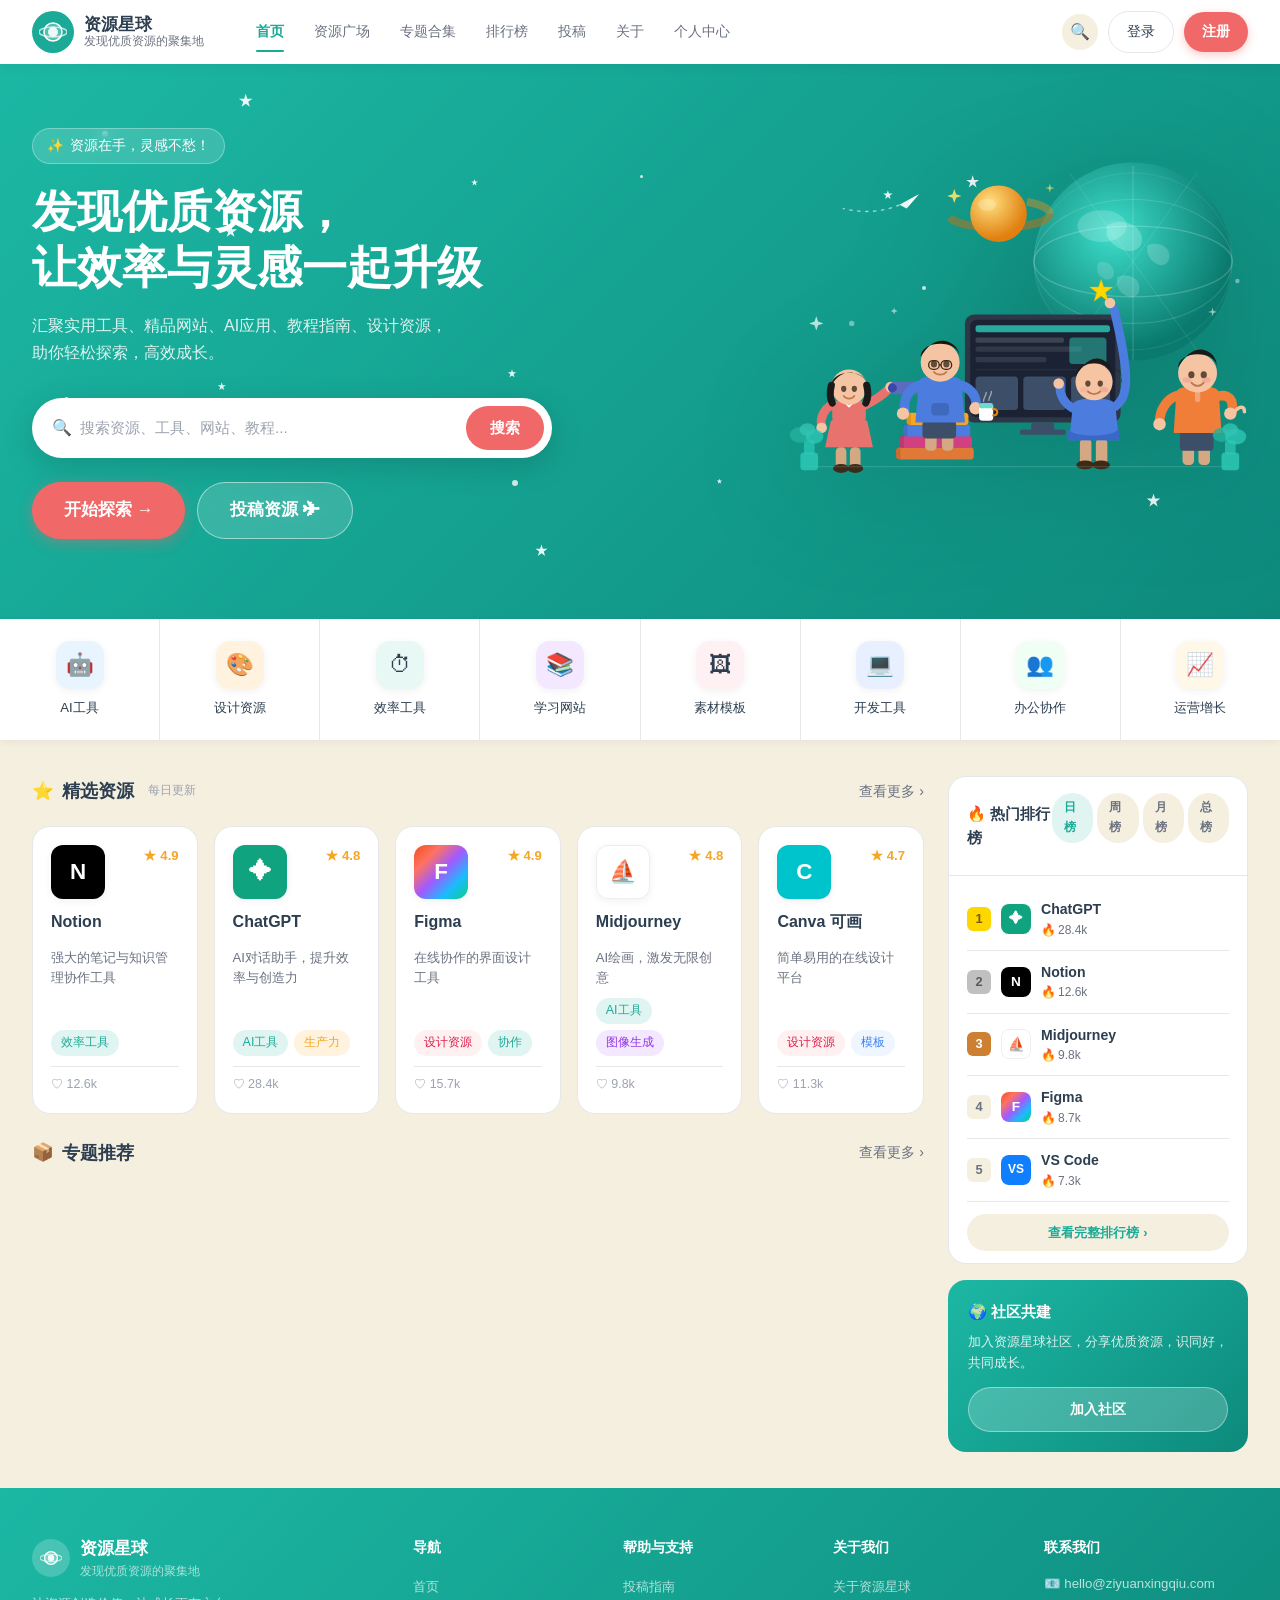
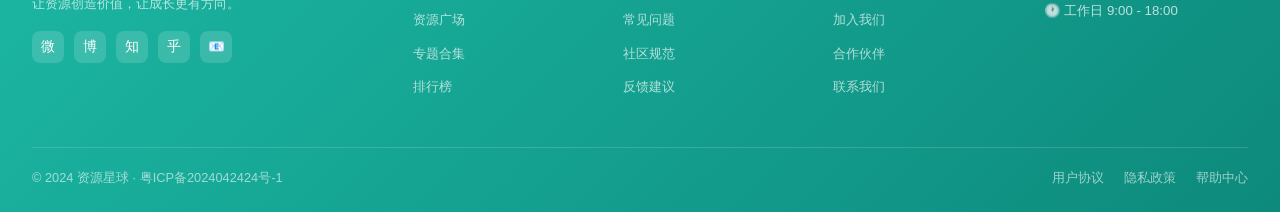
<file: index.html>
<!DOCTYPE html>
<html lang="zh-CN">
<head>
  <meta charset="UTF-8" />
  <meta name="viewport" content="width=device-width, initial-scale=1.0" />
  <title>资源星球 - 发现优质资源的聚集地</title>
  <link rel="stylesheet" href="css/style.css" />
  <style>
    /* Home page specific */
    .home-hero { padding: 64px 0 80px; }
    .home-hero .container-wide { display: flex; align-items: center; gap: 40px; }
    .home-hero-text { flex: 1; }
    .home-hero-illus { flex: 0 0 460px; height: 360px; position: relative; }

    .featured-section { padding: 36px 0; }
    .featured-layout { display: grid; grid-template-columns: 1fr 300px; gap: 24px; }

    .hot-tabs { display: flex; gap: 4px; margin-bottom: 16px; }
    .hot-tab {
      padding: 5px 12px; border-radius: var(--radius-full);
      font-size: 0.78rem; font-weight: 600; cursor: pointer;
      transition: var(--transition); color: var(--text-medium);
      background: var(--bg-cream);
    }
    .hot-tab.active { background: var(--primary-light); color: var(--primary); }
    .hot-tab:hover:not(.active) { color: var(--primary); }

    .topic-section { padding: 36px 0; background: var(--bg-card); }
    .topics-grid { display: flex; gap: 16px; }

    /* Stats ribbon */
    .stats-ribbon {
      background: var(--bg-card); border-radius: var(--radius-lg);
      border: 1px solid var(--border); margin-bottom: 20px;
      display: flex; overflow: hidden;
    }
    .stats-ribbon-item {
      flex: 1; padding: 16px 20px; display: flex; align-items: center;
      gap: 10px; border-right: 1px solid var(--border);
      transition: var(--transition);
    }
    .stats-ribbon-item:last-child { border-right: none; }
    .stats-ribbon-item:hover { background: var(--primary-light); }
    .stats-ribbon-icon { font-size: 1.5rem; }
    .stats-ribbon-num { font-size: 1.2rem; font-weight: 800; color: var(--text-dark); line-height: 1; }
    .stats-ribbon-label { font-size: 0.75rem; color: var(--text-medium); }
  </style>
</head>
<body>

<!-- NAVIGATION -->
<nav class="navbar">
  <div class="container-wide">
    <a href="index.html" class="nav-logo">
      <div class="nav-logo-icon">
        <svg viewBox="0 0 28 28" fill="none" xmlns="http://www.w3.org/2000/svg">
          <circle cx="14" cy="14" r="9" fill="rgba(255,255,255,0.25)" stroke="white" stroke-width="1.5"/>
          <ellipse cx="14" cy="14" rx="14" ry="5" fill="none" stroke="rgba(255,255,255,0.7)" stroke-width="1.5"/>
          <circle cx="14" cy="14" r="5" fill="white" opacity="0.9"/>
        </svg>
      </div>
      <div class="nav-logo-text">
        <span class="name">资源星球</span>
        <span class="sub">发现优质资源的聚集地</span>
      </div>
    </a>
    <div class="nav-links">
      <a href="index.html" class="active">首页</a>
      <a href="plaza.html">资源广场</a>
      <a href="collections.html">专题合集</a>
      <a href="rankings.html">排行榜</a>
      <a href="submit.html">投稿</a>
      <a href="about.html">关于</a>
      <a href="profile.html">个人中心</a>
    </div>
    <div class="nav-actions">
      <button class="nav-search-btn">🔍</button>
      <a href="login.html" class="btn-login">登录</a>
      <a href="login.html" class="btn-register">注册</a>
    </div>
  </div>
</nav>

<!-- HERO SECTION -->
<section class="hero home-hero">
  <div class="hero-sparkles"></div>
  <!-- Floating stars -->
  <div class="hero-star" style="width:6px;height:6px;top:12%;left:8%;animation-delay:0s;"></div>
  <div class="hero-star" style="width:4px;height:4px;top:28%;left:18%;animation-delay:0.8s;"></div>
  <div class="hero-star" style="width:5px;height:5px;top:60%;left:5%;animation-delay:1.5s;"></div>
  <div class="hero-star" style="width:3px;height:3px;top:20%;left:50%;animation-delay:0.3s;"></div>
  <div class="hero-star" style="width:6px;height:6px;top:75%;left:40%;animation-delay:2s;"></div>
  <div class="hero-star" style="width:4px;height:4px;top:40%;left:72%;animation-delay:1.2s;"></div>

  <div class="container-wide">
    <div class="home-hero-text animate-fade-up">
      <div class="hero-badge">资源在手，灵感不愁！</div>
      <h1 class="hero-title">发现优质资源，<br>让效率与灵感一起升级</h1>
      <p class="hero-subtitle">
        汇聚实用工具、精品网站、AI应用、教程指南、设计资源，<br>
        助你轻松探索，高效成长。
      </p>
      <div class="hero-search">
        <span style="color:#9CA3AF;margin-right:8px;">🔍</span>
        <input type="text" placeholder="搜索资源、工具、网站、教程..." />
        <button>搜索</button>
      </div>
      <div class="hero-actions">
        <a href="plaza.html" class="btn btn-primary btn-lg">开始探索 →</a>
        <a href="#" class="btn btn-outline btn-lg">投稿资源 ✈</a>
      </div>
    </div>

    <!-- Illustration -->
    <div class="home-hero-illus animate-fade-up-delay2">
      <svg viewBox="0 0 520 380" fill="none" xmlns="http://www.w3.org/2000/svg" style="width:100%;height:100%;">
        <defs>
          <radialGradient id="globeGrad" cx="40%" cy="35%" r="60%">
            <stop offset="0%" stop-color="#3DDECB"/>
            <stop offset="100%" stop-color="#0A7A6E"/>
          </radialGradient>
          <radialGradient id="planetGrad" cx="35%" cy="30%" r="65%">
            <stop offset="0%" stop-color="#FFE080"/>
            <stop offset="100%" stop-color="#E08010"/>
          </radialGradient>
          <radialGradient id="skinGrad" cx="40%" cy="35%" r="65%">
            <stop offset="0%" stop-color="#FFCEA0"/>
            <stop offset="100%" stop-color="#E8A87C"/>
          </radialGradient>
        </defs>

        <!-- ===== GLOBE (top-right) ===== -->
        <circle cx="390" cy="108" r="112" fill="url(#globeGrad)"/>
        <!-- Globe highlight -->
        <ellipse cx="355" cy="68" rx="28" ry="18" fill="rgba(255,255,255,0.18)"/>
        <!-- Globe grid lines (latitude) -->
        <ellipse cx="390" cy="108" rx="112" ry="40" stroke="rgba(255,255,255,0.20)" stroke-width="1.5" fill="none"/>
        <ellipse cx="390" cy="108" rx="112" ry="70" stroke="rgba(255,255,255,0.14)" stroke-width="1.2" fill="none"/>
        <ellipse cx="390" cy="108" rx="112" ry="100" stroke="rgba(255,255,255,0.10)" stroke-width="1" fill="none"/>
        <!-- Globe grid lines (longitude) -->
        <line x1="390" y1="0" x2="390" y2="220" stroke="rgba(255,255,255,0.18)" stroke-width="1.2"/>
        <line x1="318" y1="8" x2="462" y2="208" stroke="rgba(255,255,255,0.12)" stroke-width="1"/>
        <line x1="462" y1="8" x2="318" y2="208" stroke="rgba(255,255,255,0.12)" stroke-width="1"/>
        <!-- Land masses on globe -->
        <path d="M360 68 C370 60 388 62 396 72 C404 82 400 94 390 96 C378 98 364 88 360 78 Z" fill="rgba(255,255,255,0.22)"/>
        <path d="M406 90 C414 86 426 88 430 96 C434 106 428 114 420 112 C412 110 406 102 406 94 Z" fill="rgba(255,255,255,0.18)"/>
        <path d="M350 110 C356 106 366 110 368 118 C370 126 364 130 358 128 C352 126 348 120 350 112 Z" fill="rgba(255,255,255,0.15)"/>
        <path d="M372 126 C380 122 392 124 396 132 C400 142 394 150 386 148 C378 146 370 138 372 128 Z" fill="rgba(255,255,255,0.18)"/>

        <!-- ===== SATURN-RING PLANET (top-center) ===== -->
        <!-- Ring behind -->
        <ellipse cx="238" cy="54" rx="58" ry="16" stroke="#C87010" stroke-width="9" fill="none" opacity="0.5" stroke-dasharray="120 200"/>
        <!-- Planet body -->
        <circle cx="238" cy="54" r="32" fill="url(#planetGrad)"/>
        <ellipse cx="225" cy="44" rx="10" ry="7" fill="rgba(255,255,255,0.22)"/>
        <!-- Ring front -->
        <ellipse cx="238" cy="54" rx="58" ry="16" stroke="#E09020" stroke-width="9" fill="none" opacity="0.45" stroke-dasharray="100 220" stroke-dashoffset="100"/>
        <!-- Star sparkles near planet -->
        <path d="M188 26 L190 32 L196 34 L190 36 L188 42 L186 36 L180 34 L186 32 Z" fill="#FFE566" opacity="0.9"/>
        <path d="M296 20 L297 24 L301 25 L297 26 L296 30 L295 26 L291 25 L295 24 Z" fill="#FFE566" opacity="0.7"/>

        <!-- ===== PAPER AIRPLANE with dotted trail ===== -->
        <path d="M148 32 L126 44 L134 48 Z" fill="white" opacity="0.9"/>
        <path d="M148 32 L126 44 L138 38 Z" fill="rgba(255,255,255,0.6)" opacity="0.9"/>
        <path d="M134 48 L138 38 L148 32 Z" fill="rgba(255,255,255,0.8)" opacity="0.9"/>
        <!-- Dotted trail -->
        <path d="M126 44 C108 52 86 54 62 48" stroke="white" stroke-width="1.5" stroke-dasharray="4 5" fill="none" opacity="0.6"/>

        <!-- ===== MONITOR/SCREEN (center) ===== -->
        <rect x="200" y="168" width="176" height="122" rx="10" fill="#2D3748"/>
        <rect x="206" y="174" width="164" height="110" rx="7" fill="#1A2233"/>
        <!-- Screen content: UI mockup -->
        <rect x="212" y="180" width="152" height="8" rx="3" fill="#2ECAB8" opacity="0.8"/>
        <rect x="212" y="194" width="100" height="6" rx="2" fill="rgba(255,255,255,0.15)"/>
        <rect x="212" y="204" width="120" height="6" rx="2" fill="rgba(255,255,255,0.10)"/>
        <rect x="212" y="216" width="80" height="6" rx="2" fill="rgba(255,255,255,0.10)"/>
        <rect x="318" y="194" width="42" height="30" rx="4" fill="#2ECAB8" opacity="0.5"/>
        <rect x="212" y="230" width="152" height="1" fill="rgba(255,255,255,0.08)"/>
        <rect x="212" y="238" width="48" height="38" rx="4" fill="#3D4E68"/>
        <rect x="266" y="238" width="48" height="38" rx="4" fill="#3D4E68"/>
        <rect x="320" y="238" width="44" height="38" rx="4" fill="#3D4E68"/>
        <!-- Monitor stand -->
        <rect x="275" y="290" width="26" height="10" rx="2" fill="#3D4E68"/>
        <rect x="262" y="298" width="52" height="6" rx="3" fill="#3D4E68"/>

        <!-- ===== BOOKS STACK (under character 2) ===== -->
        <rect x="122" y="318" width="88" height="14" rx="4" fill="#E07838"/>
        <rect x="126" y="305" width="82" height="14" rx="4" fill="#D14080"/>
        <rect x="130" y="292" width="76" height="14" rx="4" fill="#4B7CDE"/>
        <rect x="134" y="279" width="70" height="14" rx="4" fill="#F5A623"/>
        <!-- Book spines -->
        <rect x="122" y="318" width="5" height="14" rx="1" fill="rgba(0,0,0,0.1)"/>
        <rect x="126" y="305" width="5" height="14" rx="1" fill="rgba(0,0,0,0.1)"/>
        <rect x="130" y="292" width="5" height="14" rx="1" fill="rgba(0,0,0,0.1)"/>
        <rect x="134" y="279" width="5" height="14" rx="1" fill="rgba(0,0,0,0.1)"/>

        <!-- ===== CHARACTER 1: Coral woman with telescope (bottom-left) ===== -->
        <!-- Legs -->
        <rect x="54" y="318" width="12" height="24" rx="5" fill="#D4A882"/>
        <rect x="70" y="318" width="12" height="24" rx="5" fill="#D4A882"/>
        <!-- Shoes -->
        <ellipse cx="60" cy="342" rx="9" ry="5" fill="#3D2B1A"/>
        <ellipse cx="76" cy="342" rx="9" ry="5" fill="#3D2B1A"/>
        <!-- Skirt -->
        <path d="M48 290 C48 282 90 282 90 290 L96 318 L42 318 Z" fill="#E8736E"/>
        <!-- Body -->
        <rect x="50" y="264" width="38" height="30" rx="10" fill="#E8736E"/>
        <!-- Collar -->
        <path d="M62 265 L69 272 L76 265" stroke="white" stroke-width="2" fill="none"/>
        <!-- Arms - left arm down, right arm holding telescope -->
        <path d="M50 270 C40 275 36 286 38 294" stroke="#E8736E" stroke-width="10" stroke-linecap="round" fill="none"/>
        <circle cx="38" cy="296" r="6" fill="#F5C5A3"/>
        <!-- Right arm up holding telescope -->
        <path d="M88 270 C98 265 108 258 114 252" stroke="#E8736E" stroke-width="10" stroke-linecap="round" fill="none"/>
        <circle cx="116" cy="250" r="6" fill="#F5C5A3"/>
        <!-- Telescope -->
        <rect x="114" y="244" width="40" height="14" rx="6" fill="#5C6BC0"/>
        <rect x="150" y="246" width="8" height="10" rx="3" fill="#7986CB"/>
        <circle cx="118" cy="251" r="5" fill="#3949AB"/>
        <!-- Head -->
        <circle cx="69" cy="250" r="20" fill="#F5C5A3"/>
        <!-- Hair -->
        <path d="M49 248 C49 230 89 228 89 248 C89 240 82 236 74 234 C66 232 56 236 49 248 Z" fill="#1A1A1A"/>
        <path d="M49 248 C47 256 48 264 50 268" stroke="#1A1A1A" stroke-width="8" stroke-linecap="round" fill="none"/>
        <path d="M89 248 C91 256 90 264 88 268" stroke="#1A1A1A" stroke-width="8" stroke-linecap="round" fill="none"/>
        <!-- Face -->
        <ellipse cx="63" cy="252" rx="3" ry="3.5" fill="#3D2B1A" opacity="0.8"/>
        <ellipse cx="75" cy="252" rx="3" ry="3.5" fill="#3D2B1A" opacity="0.8"/>
        <path d="M63 260 C66 264 72 264 75 260" stroke="#C07850" stroke-width="2" fill="none" stroke-linecap="round"/>

        <!-- ===== CHARACTER 2: Blue hoodie man on books (center-left) ===== -->
        <!-- Legs -->
        <rect x="155" y="294" width="13" height="28" rx="5" fill="#D4A882"/>
        <rect x="174" y="294" width="13" height="28" rx="5" fill="#D4A882"/>
        <!-- Pants -->
        <rect x="152" y="288" width="38" height="20" rx="4" fill="#3D4E68"/>
        <!-- Body - blue hoodie -->
        <path d="M148 244 C148 234 196 234 196 244 L200 290 L144 290 Z" fill="#4B7CDE"/>
        <!-- Hoodie pocket -->
        <rect x="162" y="268" width="20" height="14" rx="4" fill="rgba(0,0,0,0.15)"/>
        <!-- Arms -->
        <path d="M148 248 C136 252 130 264 132 278" stroke="#4B7CDE" stroke-width="11" stroke-linecap="round" fill="none"/>
        <circle cx="130" cy="280" r="7" fill="#F5C5A3"/>
        <!-- Right arm with coffee cup -->
        <path d="M196 248 C208 252 214 262 212 272" stroke="#4B7CDE" stroke-width="11" stroke-linecap="round" fill="none"/>
        <circle cx="212" cy="274" r="7" fill="#F5C5A3"/>
        <!-- Coffee cup -->
        <rect x="216" y="268" width="16" height="20" rx="4" fill="white"/>
        <path d="M232 275 C238 274 238 282 232 282" stroke="#E08010" stroke-width="2.5" fill="none" stroke-linecap="round"/>
        <rect x="216" y="268" width="16" height="6" rx="2" fill="#2ECAB8" opacity="0.7"/>
        <!-- Steam from coffee -->
        <path d="M221 266 C221 262 224 260 224 256" stroke="rgba(255,255,255,0.5)" stroke-width="1.5" stroke-linecap="round" fill="none"/>
        <path d="M227 265 C227 261 230 259 230 255" stroke="rgba(255,255,255,0.5)" stroke-width="1.5" stroke-linecap="round" fill="none"/>
        <!-- Head -->
        <circle cx="172" cy="222" r="22" fill="#F5C5A3"/>
        <!-- Hair -->
        <path d="M150 216 C150 196 194 196 194 216 C194 206 186 200 178 198 C168 196 158 202 150 216 Z" fill="#221208"/>
        <!-- Face -->
        <ellipse cx="165" cy="224" rx="3.5" ry="4" fill="#3D2B1A" opacity="0.8"/>
        <ellipse cx="179" cy="224" rx="3.5" ry="4" fill="#3D2B1A" opacity="0.8"/>
        <path d="M165 233 C168 237 176 237 179 233" stroke="#C07850" stroke-width="2" fill="none" stroke-linecap="round"/>
        <!-- Glasses -->
        <rect x="159" y="220" width="12" height="10" rx="5" stroke="#3D2B1A" stroke-width="1.5" fill="none"/>
        <rect x="173" y="220" width="12" height="10" rx="5" stroke="#3D2B1A" stroke-width="1.5" fill="none"/>
        <line x1="171" y1="225" x2="173" y2="225" stroke="#3D2B1A" stroke-width="1.5"/>

        <!-- ===== CHARACTER 3: Blue woman reaching for star (right of monitor) ===== -->
        <!-- Gold star -->
        <path d="M354 128 L357 137 L367 137 L359 143 L362 153 L354 147 L346 153 L349 143 L341 137 L351 137 Z" fill="#FFD700"/>
        <path d="M354 128 L357 137 L367 137 L359 143 L362 153 L354 147 L346 153 L349 143 L341 137 L351 137 Z" fill="none" stroke="#E8A800" stroke-width="0.5"/>
        <!-- Legs -->
        <rect x="330" y="308" width="13" height="30" rx="5" fill="#D4A882"/>
        <rect x="348" y="308" width="13" height="30" rx="5" fill="#D4A882"/>
        <!-- Shoes -->
        <ellipse cx="336" cy="338" rx="10" ry="5" fill="#3D2B1A"/>
        <ellipse cx="354" cy="338" rx="10" ry="5" fill="#3D2B1A"/>
        <!-- Body - blue top -->
        <path d="M322 270 C322 260 370 260 370 270 L374 310 L318 310 Z" fill="#4B7CDE"/>
        <!-- Skirt -->
        <path d="M316 295 C316 308 374 308 374 295 L374 310 L316 310 Z" fill="#3A68C8"/>
        <!-- Arms - right arm reaching up for star -->
        <path d="M322 274 C312 268 306 258 308 248" stroke="#4B7CDE" stroke-width="10" stroke-linecap="round" fill="none"/>
        <circle cx="306" cy="246" r="6" fill="#F5C5A3"/>
        <!-- Right arm up -->
        <path d="M370 272 C382 262 390 248 368 160" stroke="#4B7CDE" stroke-width="10" stroke-linecap="round" fill="none"/>
        <circle cx="364" cy="155" r="6" fill="#F5C5A3"/>
        <!-- Head -->
        <circle cx="346" cy="244" r="21" fill="#F5C5A3"/>
        <!-- Hair (ponytail) -->
        <path d="M325 238 C325 218 367 218 367 238 C367 226 360 220 352 218 C344 216 334 222 325 238 Z" fill="#1A1A1A"/>
        <path d="M367 230 C374 228 380 236 376 246 C380 242 376 228 367 230 Z" fill="#1A1A1A"/>
        <!-- Face -->
        <ellipse cx="339" cy="246" rx="3" ry="3.5" fill="#3D2B1A" opacity="0.8"/>
        <ellipse cx="353" cy="246" rx="3" ry="3.5" fill="#3D2B1A" opacity="0.8"/>
        <path d="M339 255 C343 259 349 259 353 255" stroke="#C07850" stroke-width="2" fill="none" stroke-linecap="round"/>
        <!-- Blush -->
        <ellipse cx="335" cy="253" rx="5" ry="3" fill="#F0909090" opacity="0.5"/>
        <ellipse cx="357" cy="253" rx="5" ry="3" fill="#F09090" opacity="0.5"/>

        <!-- ===== CHARACTER 4: Orange hoodie man (bottom-right) ===== -->
        <!-- Legs -->
        <rect x="446" y="310" width="13" height="28" rx="5" fill="#D4A882"/>
        <rect x="464" y="310" width="13" height="28" rx="5" fill="#D4A882"/>
        <!-- Pants -->
        <rect x="443" y="300" width="38" height="22" rx="4" fill="#3D4E68"/>
        <!-- Body - orange hoodie -->
        <path d="M439 256 C439 246 487 246 487 256 L490 302 L436 302 Z" fill="#F07D38"/>
        <!-- Hoodie details -->
        <path d="M463 248 L463 264" stroke="rgba(255,255,255,0.3)" stroke-width="6" stroke-linecap="round"/>
        <!-- Arms -->
        <path d="M439 260 C428 264 420 276 420 290" stroke="#F07D38" stroke-width="11" stroke-linecap="round" fill="none"/>
        <circle cx="420" cy="292" r="7" fill="#F5C5A3"/>
        <!-- Right arm pointing to monitor -->
        <path d="M487 260 C498 258 504 264 502 278" stroke="#F07D38" stroke-width="11" stroke-linecap="round" fill="none"/>
        <circle cx="500" cy="280" r="7" fill="#F5C5A3"/>
        <!-- Pointing finger -->
        <path d="M504 278 C510 272 516 270 516 278" stroke="#F5C5A3" stroke-width="4" stroke-linecap="round" fill="none"/>
        <!-- Head -->
        <circle cx="463" cy="234" r="22" fill="#F5C5A3"/>
        <!-- Hair -->
        <path d="M441 228 C441 208 485 208 485 228 C485 216 478 210 470 208 C460 206 450 212 441 228 Z" fill="#1A1A1A"/>
        <!-- Face -->
        <ellipse cx="456" cy="236" rx="3.5" ry="4" fill="#3D2B1A" opacity="0.8"/>
        <ellipse cx="470" cy="236" rx="3.5" ry="4" fill="#3D2B1A" opacity="0.8"/>
        <path d="M456 245 C460 250 466 250 470 245" stroke="#C07850" stroke-width="2" fill="none" stroke-linecap="round"/>
        <!-- Blush -->
        <ellipse cx="451" cy="242" rx="5" ry="3" fill="#F09090" opacity="0.45"/>
        <ellipse cx="473" cy="242" rx="5" ry="3" fill="#F09090" opacity="0.45"/>

        <!-- ===== GROUND LINE ===== -->
        <line x1="20" y1="340" x2="500" y2="340" stroke="rgba(255,255,255,0.12)" stroke-width="1.5"/>

        <!-- ===== PLANT LEFT ===== -->
        <rect x="14" y="324" width="20" height="20" rx="4" fill="#2ECAB8" opacity="0.8"/>
        <rect x="18" y="310" width="12" height="16" rx="3" fill="#2ECAB8" opacity="0.7"/>
        <ellipse cx="14" cy="304" rx="12" ry="9" fill="#26B09E" opacity="0.8"/>
        <ellipse cx="30" cy="306" rx="10" ry="8" fill="#2ECAB8" opacity="0.75"/>
        <ellipse cx="22" cy="298" rx="9" ry="7" fill="#32C4B0" opacity="0.8"/>

        <!-- ===== PLANT RIGHT ===== -->
        <rect x="490" y="324" width="20" height="20" rx="4" fill="#2ECAB8" opacity="0.8"/>
        <rect x="494" y="310" width="12" height="16" rx="3" fill="#2ECAB8" opacity="0.7"/>
        <ellipse cx="490" cy="304" rx="10" ry="8" fill="#26B09E" opacity="0.8"/>
        <ellipse cx="506" cy="306" rx="12" ry="9" fill="#2ECAB8" opacity="0.75"/>
        <ellipse cx="500" cy="298" rx="9" ry="7" fill="#32C4B0" opacity="0.8"/>

        <!-- ===== SPARKLES ===== -->
        <path d="M32 170 L34 176 L40 178 L34 180 L32 186 L30 180 L24 178 L30 176 Z" fill="rgba(255,255,255,0.7)"/>
        <path d="M480 160 L481 164 L485 165 L481 166 L480 170 L479 166 L475 165 L479 164 Z" fill="rgba(255,255,255,0.6)"/>
        <path d="M120 160 L121 163 L124 164 L121 165 L120 168 L119 165 L116 164 L119 163 Z" fill="rgba(255,255,255,0.55)"/>
        <circle cx="72" cy="178" r="3" fill="rgba(255,255,255,0.4)"/>
        <circle cx="508" cy="130" r="2.5" fill="rgba(255,255,255,0.4)"/>
      </svg>
    </div>
  </div>
</section>

<!-- CATEGORIES ROW -->
<div class="categories-row reveal">
  <div class="container-wide" style="padding:0;">
    <div class="categories-grid">
      <a href="plaza.html" class="category-item">
        <div class="cat-icon-wrap" style="background:#E8F5FF;">🤖</div>
        <span class="cat-label">AI工具</span>
      </a>
      <a href="plaza.html" class="category-item">
        <div class="cat-icon-wrap" style="background:#FFF3E0;">🎨</div>
        <span class="cat-label">设计资源</span>
      </a>
      <a href="plaza.html" class="category-item">
        <div class="cat-icon-wrap" style="background:#E8F8F4;">⏱</div>
        <span class="cat-label">效率工具</span>
      </a>
      <a href="plaza.html" class="category-item">
        <div class="cat-icon-wrap" style="background:#F3E8FF;">📚</div>
        <span class="cat-label">学习网站</span>
      </a>
      <a href="plaza.html" class="category-item">
        <div class="cat-icon-wrap" style="background:#FFF0F3;">🖼</div>
        <span class="cat-label">素材模板</span>
      </a>
      <a href="plaza.html" class="category-item">
        <div class="cat-icon-wrap" style="background:#E8F0FF;">💻</div>
        <span class="cat-label">开发工具</span>
      </a>
      <a href="plaza.html" class="category-item">
        <div class="cat-icon-wrap" style="background:#F0FFF4;">👥</div>
        <span class="cat-label">办公协作</span>
      </a>
      <a href="plaza.html" class="category-item">
        <div class="cat-icon-wrap" style="background:#FFF8E8;">📈</div>
        <span class="cat-label">运营增长</span>
      </a>
    </div>
  </div>
</div>

<!-- FEATURED RESOURCES + SIDEBAR -->
<section class="featured-section">
  <div class="container-wide">
    <div class="featured-layout">
      <!-- LEFT: Featured resources -->
      <div>
        <div class="section-header reveal">
          <div class="section-title">
            <span class="icon">⭐</span> 精选资源
            <span style="font-size:0.75rem;font-weight:400;color:var(--text-light);margin-left:6px;">每日更新</span>
          </div>
          <a href="plaza.html" class="section-more">查看更多 &rsaquo;</a>
        </div>

        <div class="resources-grid resources-grid-5" style="margin-bottom:24px;">
          <!-- Notion -->
          <div class="resource-card reveal">
            <div class="resource-card-header">
              <div class="resource-logo logo-notion">N</div>
              <div class="resource-rating"><span class="star">★</span><span class="score">4.9</span></div>
            </div>
            <div class="resource-name">Notion</div>
            <div class="resource-desc">强大的笔记与知识管理协作工具</div>
            <div class="resource-tags"><span class="tag tag-teal">效率工具</span></div>
            <div class="resource-stats">
              <span>♡ 12.6k</span>
            </div>
          </div>
          <!-- ChatGPT -->
          <div class="resource-card reveal">
            <div class="resource-card-header">
              <div class="resource-logo logo-chatgpt">✦</div>
              <div class="resource-rating"><span class="star">★</span><span class="score">4.8</span></div>
            </div>
            <div class="resource-name">ChatGPT</div>
            <div class="resource-desc">AI对话助手，提升效率与创造力</div>
            <div class="resource-tags"><span class="tag tag-teal">AI工具</span><span class="tag tag-orange">生产力</span></div>
            <div class="resource-stats"><span>♡ 28.4k</span></div>
          </div>
          <!-- Figma -->
          <div class="resource-card reveal">
            <div class="resource-card-header">
              <div class="resource-logo logo-figma">F</div>
              <div class="resource-rating"><span class="star">★</span><span class="score">4.9</span></div>
            </div>
            <div class="resource-name">Figma</div>
            <div class="resource-desc">在线协作的界面设计工具</div>
            <div class="resource-tags"><span class="tag tag-pink">设计资源</span><span class="tag tag-teal">协作</span></div>
            <div class="resource-stats"><span>♡ 15.7k</span></div>
          </div>
          <!-- Midjourney -->
          <div class="resource-card reveal">
            <div class="resource-card-header">
              <div class="resource-logo logo-midjourney">⛵</div>
              <div class="resource-rating"><span class="star">★</span><span class="score">4.8</span></div>
            </div>
            <div class="resource-name">Midjourney</div>
            <div class="resource-desc">AI绘画，激发无限创意</div>
            <div class="resource-tags"><span class="tag tag-teal">AI工具</span><span class="tag tag-purple">图像生成</span></div>
            <div class="resource-stats"><span>♡ 9.8k</span></div>
          </div>
          <!-- Canva -->
          <div class="resource-card reveal">
            <div class="resource-card-header">
              <div class="resource-logo logo-canva">C</div>
              <div class="resource-rating"><span class="star">★</span><span class="score">4.7</span></div>
            </div>
            <div class="resource-name">Canva 可画</div>
            <div class="resource-desc">简单易用的在线设计平台</div>
            <div class="resource-tags"><span class="tag tag-pink">设计资源</span><span class="tag tag-blue">模板</span></div>
            <div class="resource-stats"><span>♡ 11.3k</span></div>
          </div>
        </div>

        <!-- Topic Recommendations -->
        <div class="section-header reveal">
          <div class="section-title"><span class="icon">📦</span> 专题推荐</div>
          <a href="collections.html" class="section-more">查看更多 &rsaquo;</a>
        </div>
        <div class="topics-grid reveal">
          <div class="topic-card">
            <div class="topic-card-thumb" style="background:linear-gradient(135deg,#FF7B7B,#FF4B4B);">
              <div style="font-size:2.5rem;">🤖</div>
            </div>
            <div class="topic-card-body">
              <div class="topic-card-title">AI效率工具精选合集</div>
              <div class="topic-card-desc">提升生产力必备</div>
            </div>
          </div>
          <div class="topic-card">
            <div class="topic-card-thumb" style="background:linear-gradient(135deg,#7B8BFF,#4B5BFF);">
              <div style="font-size:2.5rem;">🎨</div>
            </div>
            <div class="topic-card-body">
              <div class="topic-card-title">设计师必备资源合集</div>
              <div class="topic-card-desc">灵感与素材狂库</div>
            </div>
          </div>
          <div class="topic-card">
            <div class="topic-card-thumb" style="background:linear-gradient(135deg,#1CB8A4,#0D8A7C);">
              <div style="font-size:2.5rem;">📖</div>
            </div>
            <div class="topic-card-body">
              <div class="topic-card-title">自我提升学习指南</div>
              <div class="topic-card-desc">成长路上的好帮手</div>
            </div>
          </div>
          <div class="topic-card">
            <div class="topic-card-thumb" style="background:linear-gradient(135deg,#F5A623,#E8850A);">
              <div style="font-size:2.5rem;">🖼</div>
            </div>
            <div class="topic-card-body">
              <div class="topic-card-title">免费可商用素材库</div>
              <div class="topic-card-desc">高质量资源合集</div>
            </div>
          </div>
        </div>
      </div>

      <!-- RIGHT SIDEBAR -->
      <div style="display:flex;flex-direction:column;gap:16px;">
        <!-- Hot Rankings -->
        <div class="sidebar-card reveal">
          <div class="sidebar-card-header">
            <div class="sidebar-card-title">🔥 热门排行榜</div>
            <div class="hot-tabs">
              <span class="hot-tab active">日榜</span>
              <span class="hot-tab">周榜</span>
              <span class="hot-tab">月榜</span>
              <span class="hot-tab">总榜</span>
            </div>
          </div>
          <div class="sidebar-card-body">
            <div class="rank-item">
              <div class="rank-num top1">1</div>
              <div class="rank-logo logo-chatgpt">✦</div>
              <div class="rank-info">
                <div class="rank-name">ChatGPT</div>
                <div class="rank-heat"><span class="fire">🔥</span> 28.4k</div>
              </div>
            </div>
            <div class="rank-item">
              <div class="rank-num top2">2</div>
              <div class="rank-logo logo-notion">N</div>
              <div class="rank-info">
                <div class="rank-name">Notion</div>
                <div class="rank-heat"><span class="fire">🔥</span> 12.6k</div>
              </div>
            </div>
            <div class="rank-item">
              <div class="rank-num top3">3</div>
              <div class="rank-logo logo-midjourney">⛵</div>
              <div class="rank-info">
                <div class="rank-name">Midjourney</div>
                <div class="rank-heat"><span class="fire">🔥</span> 9.8k</div>
              </div>
            </div>
            <div class="rank-item">
              <div class="rank-num other">4</div>
              <div class="rank-logo logo-figma">F</div>
              <div class="rank-info">
                <div class="rank-name">Figma</div>
                <div class="rank-heat"><span class="fire">🔥</span> 8.7k</div>
              </div>
            </div>
            <div class="rank-item">
              <div class="rank-num other">5</div>
              <div class="rank-logo" style="background:#0F7FFF;color:#fff;font-size:0.75rem;font-weight:700;">VS</div>
              <div class="rank-info">
                <div class="rank-name">VS Code</div>
                <div class="rank-heat"><span class="fire">🔥</span> 7.3k</div>
              </div>
            </div>
            <a href="rankings.html" style="display:block;text-align:center;margin-top:12px;padding:8px;border-radius:var(--radius-full);background:var(--bg-cream);font-size:0.82rem;color:var(--primary);font-weight:600;transition:var(--transition);">
              查看完整排行榜 &rsaquo;
            </a>
          </div>
        </div>

        <!-- Community -->
        <div class="reveal">
          <div class="community-card">
            <h4>🌍 社区共建</h4>
            <p>加入资源星球社区，分享优质资源，识同好，共同成长。</p>
            <a href="#" class="btn-community">加入社区</a>
          </div>
        </div>
      </div>
    </div>
  </div>
</section>

<!-- FOOTER -->
<footer class="footer">
  <div class="container-wide">
    <div class="footer-grid">
      <div class="footer-brand">
        <div class="logo-wrap">
          <div class="logo-circle">
            <svg viewBox="0 0 24 24" fill="none" width="22" height="22">
              <circle cx="12" cy="12" r="7" fill="rgba(255,255,255,0.25)" stroke="white" stroke-width="1.5"/>
              <ellipse cx="12" cy="12" rx="12" ry="4" fill="none" stroke="rgba(255,255,255,0.6)" stroke-width="1.5"/>
              <circle cx="12" cy="12" r="3.5" fill="white" opacity="0.9"/>
            </svg>
          </div>
          <div>
            <div class="name">资源星球</div>
            <div style="font-size:0.72rem;opacity:0.7;">发现优质资源的聚集地</div>
          </div>
        </div>
        <p>让资源创造价值，让成长更有方向。</p>
        <div class="footer-socials">
          <a href="#" class="footer-social-btn">微</a>
          <a href="#" class="footer-social-btn">博</a>
          <a href="#" class="footer-social-btn">知</a>
          <a href="#" class="footer-social-btn">乎</a>
          <a href="#" class="footer-social-btn">📧</a>
        </div>
      </div>
      <div class="footer-col">
        <h4>导航</h4>
        <ul>
          <li><a href="index.html">首页</a></li>
          <li><a href="plaza.html">资源广场</a></li>
          <li><a href="collections.html">专题合集</a></li>
          <li><a href="rankings.html">排行榜</a></li>
        </ul>
      </div>
      <div class="footer-col">
        <h4>帮助与支持</h4>
        <ul>
          <li><a href="#">投稿指南</a></li>
          <li><a href="#">常见问题</a></li>
          <li><a href="#">社区规范</a></li>
          <li><a href="#">反馈建议</a></li>
        </ul>
      </div>
      <div class="footer-col">
        <h4>关于我们</h4>
        <ul>
          <li><a href="#">关于资源星球</a></li>
          <li><a href="#">加入我们</a></li>
          <li><a href="#">合作伙伴</a></li>
          <li><a href="#">联系我们</a></li>
        </ul>
      </div>
      <div class="footer-col footer-contact">
        <h4>联系我们</h4>
        <p>📧 hello@ziyuanxingqiu.com</p>
        <p>🕐 工作日 9:00 - 18:00</p>
      </div>
    </div>
    <div class="footer-bottom">
      <p>© 2024 资源星球 · 粤ICP备2024042424号-1</p>
      <div class="footer-bottom-links">
        <a href="#">用户协议</a>
        <a href="#">隐私政策</a>
        <a href="#">帮助中心</a>
      </div>
    </div>
  </div>
</footer>

<script src="js/main.js"></script>
</body>
</html>
</file>
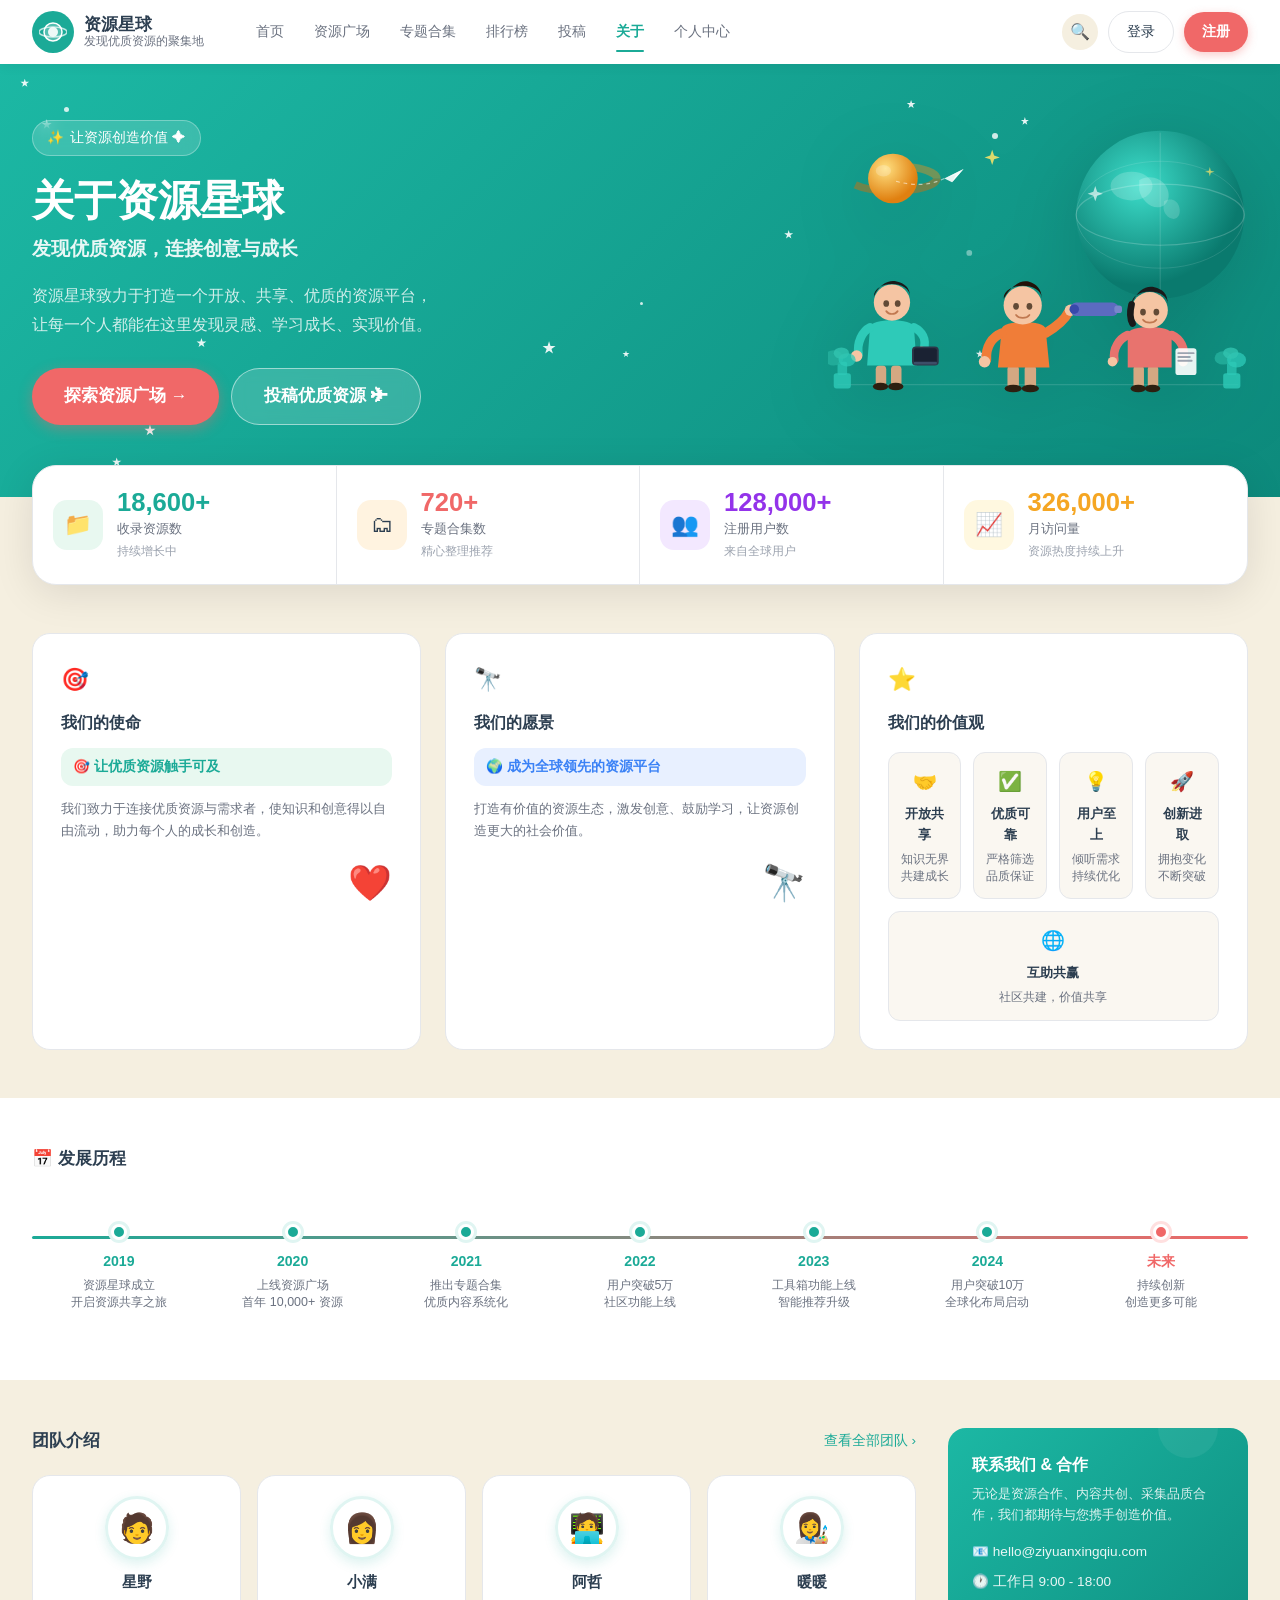
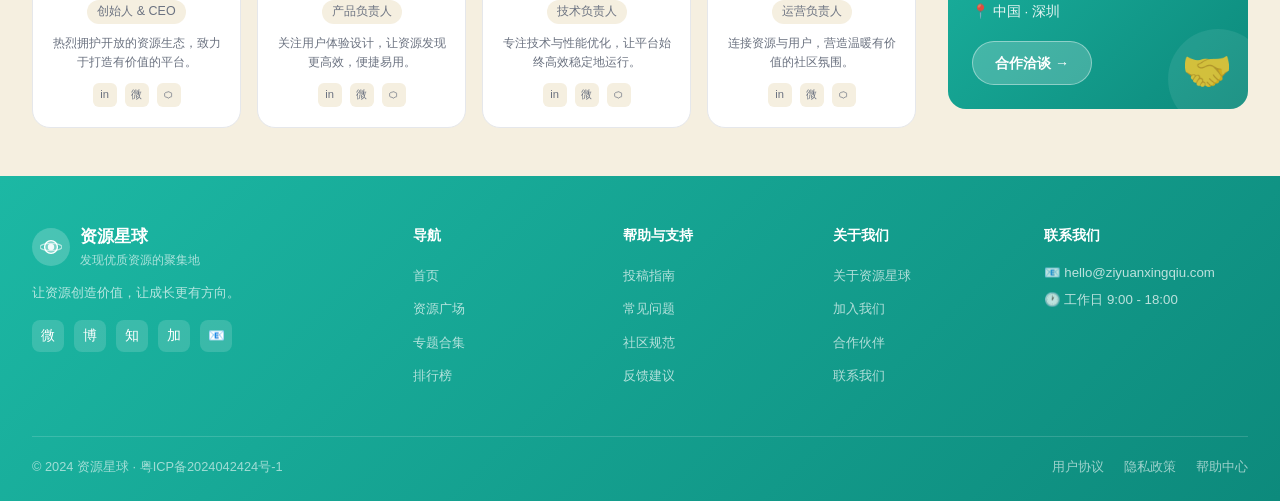
<file: about.html>
<!DOCTYPE html>
<html lang="zh-CN">
<head>
  <meta charset="UTF-8" />
  <meta name="viewport" content="width=device-width, initial-scale=1.0" />
  <title>关于资源星球</title>
  <link rel="stylesheet" href="css/style.css" />
  <style>
    /* About hero */
    .about-hero { padding: 56px 0 72px; }
    .about-hero-inner { display: flex; align-items: center; gap: 40px; }
    .about-hero-text { flex: 1; }
    .about-hero-text h1 { font-size: 2.6rem; margin-bottom: 8px; }
    .about-hero-text .subtitle { font-size: 1.2rem; opacity: 0.9; margin-bottom: 18px; font-weight: 600; }
    .about-hero-text p { opacity: 0.8; max-width: 540px; line-height: 1.8; margin-bottom: 28px; }
    .about-hero-actions { display: flex; gap: 12px; }
    .about-hero-illus { flex: 0 0 420px; height: 300px; position: relative; }

    /* Stats ribbon */
    .stats-ribbon-section { padding: 0; }
    .stats-ribbon-card {
      background: #fff; border-radius: var(--radius-xl);
      box-shadow: 0 8px 40px rgba(0,0,0,0.10);
      display: grid; grid-template-columns: repeat(4, 1fr);
      margin-top: -32px; position: relative; z-index: 10;
      overflow: hidden; border: 1px solid var(--border);
    }
    .stats-ribbon-cell {
      padding: 24px 20px; display: flex; align-items: center; gap: 14px;
      border-right: 1px solid var(--border); transition: var(--transition);
    }
    .stats-ribbon-cell:last-child { border-right: none; }
    .stats-ribbon-cell:hover { background: var(--primary-light); }
    .stats-ribbon-icon-wrap {
      width: 50px; height: 50px; border-radius: 14px;
      display: flex; align-items: center; justify-content: center;
      font-size: 1.4rem; flex-shrink: 0;
    }
    .stats-ribbon-body {}
    .stats-num { font-size: 1.6rem; font-weight: 900; line-height: 1; }
    .stats-label { font-size: 0.8rem; color: var(--text-medium); margin-top: 4px; }
    .stats-sub { font-size: 0.72rem; color: var(--text-light); margin-top: 2px; }

    /* Mission section */
    .mission-section { padding: 48px 0; }
    .mission-grid { display: grid; grid-template-columns: repeat(3, 1fr); gap: 24px; }
    .mission-card {
      background: #fff; border-radius: var(--radius-lg);
      border: 1px solid var(--border); padding: 28px;
      transition: var(--transition);
    }
    .mission-card:hover { transform: translateY(-5px); box-shadow: var(--shadow-lg); border-color: transparent; }
    .mission-card-icon { font-size: 1.4rem; margin-bottom: 12px; }
    .mission-card-title { font-size: 1rem; font-weight: 800; margin-bottom: 12px; color: var(--text-dark); }
    .mission-card-highlight {
      display: flex; align-items: center; gap: 6px;
      padding: 8px 12px; border-radius: var(--radius-md);
      margin-bottom: 12px; font-size: 0.85rem; font-weight: 700;
    }
    .mission-card-desc { font-size: 0.83rem; color: var(--text-medium); line-height: 1.7; }
    .mission-card-illus { text-align: right; margin-top: 12px; font-size: 2.2rem; }

    /* Values grid */
    .values-grid { display: grid; grid-template-columns: repeat(4, 1fr); gap: 12px; margin-top: 16px; }
    .value-item {
      display: flex; flex-direction: column; align-items: center; gap: 6px;
      padding: 14px 10px; border-radius: var(--radius-md);
      background: var(--bg-light); border: 1px solid var(--border);
      text-align: center; transition: var(--transition); cursor: pointer;
    }
    .value-item:hover { background: var(--primary-light); border-color: var(--primary); transform: translateY(-3px); }
    .value-icon { font-size: 1.2rem; }
    .value-title { font-size: 0.82rem; font-weight: 700; color: var(--text-dark); }
    .value-desc { font-size: 0.72rem; color: var(--text-medium); line-height: 1.4; }

    /* Timeline */
    .timeline-section { padding: 48px 0; background: #fff; }
    .timeline-title { font-size: 1.05rem; font-weight: 700; margin-bottom: 32px; }
    .timeline {
      position: relative; padding: 20px 0;
    }
    .timeline-line {
      position: absolute; top: 32px; left: 0; right: 0;
      height: 3px; background: linear-gradient(90deg, var(--primary), var(--accent-red));
      border-radius: 2px;
    }
    .timeline-items { display: flex; align-items: flex-start; justify-content: space-between; }
    .timeline-item {
      display: flex; flex-direction: column; align-items: center; gap: 10px;
      flex: 1; position: relative; cursor: pointer; transition: var(--transition);
    }
    .timeline-item:hover .timeline-dot { transform: scale(1.3); }
    .timeline-item:hover .timeline-content { transform: translateY(-3px); }
    .timeline-dot {
      width: 16px; height: 16px; border-radius: 50%;
      background: var(--primary); border: 3px solid #fff;
      box-shadow: 0 0 0 3px var(--primary-light);
      transition: var(--transition); z-index: 1;
      flex-shrink: 0;
    }
    .timeline-dot.future { background: var(--accent-red); box-shadow: 0 0 0 3px #FFE0E0; }
    .timeline-content { text-align: center; }
    .timeline-year { font-size: 0.88rem; font-weight: 800; color: var(--primary); margin-bottom: 4px; }
    .timeline-year.future { color: var(--accent-red); }
    .timeline-event { font-size: 0.78rem; color: var(--text-medium); line-height: 1.4; }

    /* Team section */
    .team-section { padding: 48px 0; }
    .team-layout { display: grid; grid-template-columns: 1fr 300px; gap: 32px; }
    .team-header {
      display: flex; align-items: center; justify-content: space-between;
      margin-bottom: 20px;
    }
    .team-header h3 { font-size: 1.05rem; font-weight: 700; }
    .team-more { font-size: 0.85rem; color: var(--primary); cursor: pointer; }
    .team-grid { display: grid; grid-template-columns: repeat(4, 1fr); gap: 16px; }
    .team-card {
      background: #fff; border-radius: var(--radius-lg);
      border: 1px solid var(--border); padding: 20px 16px;
      text-align: center; transition: var(--transition); cursor: pointer;
    }
    .team-card:hover { transform: translateY(-5px); box-shadow: var(--shadow-lg); border-color: transparent; }
    .team-avatar {
      width: 64px; height: 64px; border-radius: 50%; margin: 0 auto 10px;
      display: flex; align-items: center; justify-content: center;
      font-size: 1.8rem; border: 3px solid var(--primary-light);
      box-shadow: 0 4px 12px rgba(27,170,151,0.15);
      transition: var(--transition);
    }
    .team-card:hover .team-avatar { border-color: var(--primary); }
    .team-name { font-size: 0.95rem; font-weight: 700; margin-bottom: 3px; }
    .team-role {
      font-size: 0.78rem; color: var(--text-medium); margin-bottom: 10px;
      padding: 2px 10px; border-radius: var(--radius-full);
      background: var(--bg-cream); display: inline-block;
    }
    .team-bio { font-size: 0.78rem; color: var(--text-medium); line-height: 1.5; margin-bottom: 12px; }
    .team-socials { display: flex; justify-content: center; gap: 8px; }
    .team-social {
      width: 24px; height: 24px; border-radius: 6px;
      background: var(--bg-cream); color: var(--text-medium);
      display: flex; align-items: center; justify-content: center;
      font-size: 0.7rem; transition: var(--transition);
    }
    .team-social:hover { background: var(--primary); color: #fff; }

    /* Contact card */
    .contact-card {
      background: linear-gradient(135deg, #1CB8A4, #0D8A7C);
      border-radius: var(--radius-lg); padding: 24px; color: #fff;
      position: relative; overflow: hidden;
    }
    .contact-card h4 { font-size: 1rem; font-weight: 700; margin-bottom: 6px; }
    .contact-card p { font-size: 0.82rem; opacity: 0.85; margin-bottom: 16px; line-height: 1.6; }
    .contact-info { display: flex; flex-direction: column; gap: 8px; margin-bottom: 18px; }
    .contact-info-item { display: flex; align-items: center; gap: 8px; font-size: 0.85rem; opacity: 0.9; }
    .btn-collab {
      display: inline-flex; align-items: center; gap: 6px;
      padding: 10px 22px; border-radius: var(--radius-full);
      background: rgba(255,255,255,0.2); color: #fff;
      border: 1.5px solid rgba(255,255,255,0.4);
      font-size: 0.88rem; font-weight: 700; transition: var(--transition);
      cursor: pointer;
    }
    .btn-collab:hover { background: rgba(255,255,255,0.35); transform: translateY(-2px); }
    .contact-decor {
      position: absolute; bottom: -20px; right: -20px;
      width: 100px; height: 100px; border-radius: 50%;
      background: rgba(255,255,255,0.08);
    }
    .contact-decor-2 {
      position: absolute; top: -30px; right: 30px;
      width: 60px; height: 60px; border-radius: 50%;
      background: rgba(255,255,255,0.06);
    }
  </style>
</head>
<body>

<!-- NAVIGATION -->
<nav class="navbar">
  <div class="container-wide">
    <a href="index.html" class="nav-logo">
      <div class="nav-logo-icon">
        <svg viewBox="0 0 28 28" fill="none">
          <circle cx="14" cy="14" r="9" fill="rgba(255,255,255,0.25)" stroke="white" stroke-width="1.5"/>
          <ellipse cx="14" cy="14" rx="14" ry="5" fill="none" stroke="rgba(255,255,255,0.7)" stroke-width="1.5"/>
          <circle cx="14" cy="14" r="5" fill="white" opacity="0.9"/>
        </svg>
      </div>
      <div class="nav-logo-text">
        <span class="name">资源星球</span>
        <span class="sub">发现优质资源的聚集地</span>
      </div>
    </a>
    <div class="nav-links">
      <a href="index.html">首页</a>
      <a href="plaza.html">资源广场</a>
      <a href="collections.html">专题合集</a>
      <a href="rankings.html">排行榜</a>
      <a href="submit.html">投稿</a>
      <a href="about.html" class="active">关于</a>
      <a href="profile.html">个人中心</a>
    </div>
    <div class="nav-actions">
      <button class="nav-search-btn">🔍</button>
      <a href="login.html" class="btn-login">登录</a>
      <a href="login.html" class="btn-register">注册</a>
    </div>
  </div>
</nav>

<!-- HERO -->
<section class="hero about-hero">
  <div class="hero-sparkles"></div>
  <div class="hero-star" style="width:5px;height:5px;top:10%;left:5%;"></div>
  <div class="hero-star" style="width:4px;height:4px;top:30%;left:18%;animation-delay:0.8s;"></div>
  <div class="hero-star" style="width:6px;height:6px;top:16%;right:22%;animation-delay:1.3s;"></div>
  <div class="hero-star" style="width:3px;height:3px;top:55%;left:50%;animation-delay:0.4s;"></div>
  <div class="hero-star" style="width:4px;height:4px;top:70%;right:30%;animation-delay:1.8s;"></div>

  <div class="container-wide">
    <div class="about-hero-inner">
      <div class="about-hero-text animate-fade-up">
        <div class="hero-badge">让资源创造价值 ✦</div>
        <h1>关于资源星球</h1>
        <div class="subtitle">发现优质资源，连接创意与成长</div>
        <p>资源星球致力于打造一个开放、共享、优质的资源平台，<br>让每一个人都能在这里发现灵感、学习成长、实现价值。</p>
        <div class="about-hero-actions">
          <a href="plaza.html" class="btn btn-primary btn-lg">探索资源广场 →</a>
          <a href="submit.html" class="btn btn-outline btn-lg">投稿优质资源 ✈</a>
        </div>
      </div>
      <div class="about-hero-illus animate-fade-up-delay2">
        <svg viewBox="0 0 440 300" fill="none" xmlns="http://www.w3.org/2000/svg" style="width:100%;height:100%;filter:drop-shadow(0 16px 40px rgba(0,0,0,0.15));animation:float 7s ease-in-out infinite;">
          <defs>
            <radialGradient id="aGlobeGrad" cx="38%" cy="32%" r="60%">
              <stop offset="0%" stop-color="#3DDECB"/>
              <stop offset="100%" stop-color="#0A7A6E"/>
            </radialGradient>
            <radialGradient id="aPlanetGrad" cx="35%" cy="30%" r="65%">
              <stop offset="0%" stop-color="#FFE080"/>
              <stop offset="100%" stop-color="#E08010"/>
            </radialGradient>
          </defs>

          <!-- Globe top-right -->
          <circle cx="348" cy="90" r="88" fill="url(#aGlobeGrad)"/>
          <ellipse cx="318" cy="60" rx="22" ry="15" fill="rgba(255,255,255,0.18)"/>
          <ellipse cx="348" cy="90" rx="88" ry="32" stroke="rgba(255,255,255,0.20)" stroke-width="1.2" fill="none"/>
          <ellipse cx="348" cy="90" rx="88" ry="56" stroke="rgba(255,255,255,0.12)" stroke-width="1" fill="none"/>
          <line x1="348" y1="4" x2="348" y2="176" stroke="rgba(255,255,255,0.16)" stroke-width="1"/>
          <path d="M326 54 C334 48 348 50 354 60 C360 70 356 80 348 82 C338 84 328 74 326 64 Z" fill="rgba(255,255,255,0.20)"/>
          <path d="M352 76 C358 72 366 74 368 82 C370 90 366 96 360 94 C354 92 350 86 352 78 Z" fill="rgba(255,255,255,0.16)"/>

          <!-- Saturn planet top-left -->
          <ellipse cx="68" cy="52" rx="46" ry="13" stroke="#C87010" stroke-width="8" fill="none" opacity="0.5" stroke-dasharray="90 160"/>
          <circle cx="68" cy="52" r="26" fill="url(#aPlanetGrad)"/>
          <ellipse cx="58" cy="44" rx="8" ry="6" fill="rgba(255,255,255,0.22)"/>
          <ellipse cx="68" cy="52" rx="46" ry="13" stroke="#E09020" stroke-width="8" fill="none" opacity="0.45" stroke-dasharray="80 170" stroke-dashoffset="80"/>

          <!-- Paper airplane -->
          <path d="M142 42 L122 52 L130 56 Z" fill="white" opacity="0.9"/>
          <path d="M142 42 L122 52 L134 48 Z" fill="rgba(255,255,255,0.6)"/>
          <path d="M130 56 L134 48 L142 42 Z" fill="rgba(255,255,255,0.8)"/>
          <path d="M122 52 C106 60 88 60 68 54" stroke="white" stroke-width="1.2" stroke-dasharray="4 4" fill="none" opacity="0.55"/>

          <!-- Star sparkles -->
          <path d="M172 22 L174 28 L180 30 L174 32 L172 38 L170 32 L164 30 L170 28 Z" fill="#FFE566" opacity="0.85"/>
          <path d="M400 40 L401 44 L405 45 L401 46 L400 50 L399 46 L395 45 L399 44 Z" fill="#FFE566" opacity="0.7"/>

          <!-- Ground line -->
          <line x1="10" y1="268" x2="430" y2="268" stroke="rgba(255,255,255,0.12)" stroke-width="1.2"/>

          <!-- CHARACTER 1: Teal-top woman with laptop (left) -->
          <rect x="50" y="248" width="11" height="22" rx="4" fill="#D4A882"/>
          <rect x="66" y="248" width="11" height="22" rx="4" fill="#D4A882"/>
          <ellipse cx="55" cy="270" rx="8" ry="4" fill="#2D1F10"/>
          <ellipse cx="71" cy="270" rx="8" ry="4" fill="#2D1F10"/>
          <path d="M44 208 C44 198 90 198 90 208 L93 248 L41 248 Z" fill="#2ECAB8"/>
          <path d="M44 208 C36 212 30 224 32 236" stroke="#2ECAB8" stroke-width="9" stroke-linecap="round" fill="none"/>
          <circle cx="30" cy="238" r="6" fill="#F5C5A3"/>
          <path d="M90 208 C98 212 104 220 100 232" stroke="#2ECAB8" stroke-width="9" stroke-linecap="round" fill="none"/>
          <circle cx="98" cy="234" r="6" fill="#F5C5A3"/>
          <!-- Laptop in hands -->
          <rect x="88" y="228" width="28" height="20" rx="4" fill="#2D3748"/>
          <rect x="90" y="230" width="24" height="15" rx="2" fill="#1A2233"/>
          <rect x="90" y="244" width="24" height="3" rx="1" fill="#3D4E68"/>
          <circle cx="67" cy="182" r="19" fill="#F5C5A3"/>
          <path d="M48 176 C48 158 86 158 86 176 C86 166 80 162 72 160 C64 158 54 162 48 176 Z" fill="#1A1A1A"/>
          <ellipse cx="61" cy="183" rx="3" ry="3.5" fill="#3D2B1A" opacity="0.8"/>
          <ellipse cx="73" cy="183" rx="3" ry="3.5" fill="#3D2B1A" opacity="0.8"/>
          <path d="M61 191 C64 195 70 195 73 191" stroke="#C07850" stroke-width="1.8" fill="none" stroke-linecap="round"/>

          <!-- CHARACTER 2: Orange man with telescope (center) -->
          <rect x="188" y="248" width="12" height="24" rx="4" fill="#D4A882"/>
          <rect x="206" y="248" width="12" height="24" rx="4" fill="#D4A882"/>
          <ellipse cx="194" cy="272" rx="9" ry="4" fill="#2D1F10"/>
          <ellipse cx="212" cy="272" rx="9" ry="4" fill="#2D1F10"/>
          <path d="M182 210 C182 200 228 200 228 210 L232 250 L178 250 Z" fill="#F07D38"/>
          <path d="M182 214 C172 218 165 228 166 242" stroke="#F07D38" stroke-width="10" stroke-linecap="round" fill="none"/>
          <circle cx="164" cy="244" r="6" fill="#F5C5A3"/>
          <!-- Right arm up with telescope -->
          <path d="M228 214 C238 208 248 200 252 192" stroke="#F07D38" stroke-width="10" stroke-linecap="round" fill="none"/>
          <circle cx="254" cy="190" r="6" fill="#F5C5A3"/>
          <!-- Telescope -->
          <rect x="254" y="182" width="50" height="14" rx="6" fill="#5C6BC0"/>
          <rect x="300" y="185" width="8" height="8" rx="3" fill="#7986CB"/>
          <circle cx="258" cy="189" r="5" fill="#3949AB"/>
          <circle cx="204" cy="185" r="20" fill="#F5C5A3"/>
          <path d="M184 178 C184 160 224 160 224 178 C224 168 218 162 210 160 C202 158 192 164 184 178 Z" fill="#221208"/>
          <ellipse cx="197" cy="186" rx="3" ry="3.5" fill="#3D2B1A" opacity="0.8"/>
          <ellipse cx="211" cy="186" rx="3" ry="3.5" fill="#3D2B1A" opacity="0.8"/>
          <path d="M197 195 C200 199 208 199 211 195" stroke="#C07850" stroke-width="1.8" fill="none" stroke-linecap="round"/>

          <!-- CHARACTER 3: Coral woman (right) -->
          <rect x="320" y="248" width="11" height="24" rx="4" fill="#D4A882"/>
          <rect x="335" y="248" width="11" height="24" rx="4" fill="#D4A882"/>
          <ellipse cx="325" cy="272" rx="8" ry="4" fill="#2D1F10"/>
          <ellipse cx="340" cy="272" rx="8" ry="4" fill="#2D1F10"/>
          <path d="M314 215 C314 205 360 205 360 215 L360 250 L314 250 Z" fill="#E8736E"/>
          <path d="M314 216 C305 220 298 230 300 242" stroke="#E8736E" stroke-width="9" stroke-linecap="round" fill="none"/>
          <circle cx="298" cy="244" r="5" fill="#F5C5A3"/>
          <path d="M360 216 C369 220 375 230 372 242" stroke="#E8736E" stroke-width="9" stroke-linecap="round" fill="none"/>
          <circle cx="372" cy="244" r="5" fill="#F5C5A3"/>
          <!-- Holding a book/clipboard -->
          <rect x="364" y="230" width="22" height="28" rx="3" fill="white" opacity="0.9"/>
          <rect x="366" y="234" width="18" height="2" rx="1" fill="#9CA3AF"/>
          <rect x="366" y="238" width="14" height="2" rx="1" fill="#9CA3AF"/>
          <rect x="366" y="242" width="16" height="2" rx="1" fill="#9CA3AF"/>
          <circle cx="337" cy="190" r="19" fill="#F5C5A3"/>
          <path d="M318 184 C318 166 356 166 356 184 C356 172 350 168 342 166 C334 164 324 168 318 184 Z" fill="#1A1A1A"/>
          <path d="M318 184 C316 192 317 200 319 204" stroke="#1A1A1A" stroke-width="7" stroke-linecap="round" fill="none"/>
          <ellipse cx="330" cy="192" rx="3" ry="3.5" fill="#3D2B1A" opacity="0.8"/>
          <ellipse cx="344" cy="192" rx="3" ry="3.5" fill="#3D2B1A" opacity="0.8"/>
          <path d="M330 200 C333 204 341 204 344 200" stroke="#C07850" stroke-width="1.8" fill="none" stroke-linecap="round"/>

          <!-- Plants -->
          <rect x="6" y="256" width="18" height="16" rx="3" fill="#2ECAB8" opacity="0.8"/>
          <rect x="10" y="244" width="10" height="14" rx="2" fill="#2ECAB8" opacity="0.7"/>
          <ellipse cx="6" cy="240" rx="10" ry="8" fill="#26B09E" opacity="0.8"/>
          <ellipse cx="20" cy="242" rx="9" ry="7" fill="#2ECAB8" opacity="0.75"/>
          <ellipse cx="14" cy="235" rx="8" ry="6" fill="#32C4B0" opacity="0.8"/>
          <rect x="414" y="256" width="18" height="16" rx="3" fill="#2ECAB8" opacity="0.8"/>
          <rect x="418" y="244" width="10" height="14" rx="2" fill="#2ECAB8" opacity="0.7"/>
          <ellipse cx="414" cy="240" rx="9" ry="7" fill="#26B09E" opacity="0.8"/>
          <ellipse cx="428" cy="242" rx="10" ry="8" fill="#2ECAB8" opacity="0.75"/>
          <ellipse cx="422" cy="235" rx="8" ry="6" fill="#32C4B0" opacity="0.8"/>

          <!-- Extra sparkles -->
          <path d="M280 60 L282 66 L288 68 L282 70 L280 76 L278 70 L272 68 L278 66 Z" fill="rgba(255,255,255,0.65)"/>
          <circle cx="148" cy="130" r="3" fill="rgba(255,255,255,0.4)"/>
        </svg>
      </div>
    </div>
  </div>
</section>

<!-- STATS RIBBON -->
<section class="stats-ribbon-section">
  <div class="container-wide">
    <div class="stats-ribbon-card reveal">
      <div class="stats-ribbon-cell">
        <div class="stats-ribbon-icon-wrap" style="background:#E8F8F0;">📁</div>
        <div class="stats-ribbon-body">
          <div class="stats-num" style="color:var(--primary);">18,600+</div>
          <div class="stats-label">收录资源数</div>
          <div class="stats-sub">持续增长中</div>
        </div>
      </div>
      <div class="stats-ribbon-cell">
        <div class="stats-ribbon-icon-wrap" style="background:#FFF3E0;">🗂</div>
        <div class="stats-ribbon-body">
          <div class="stats-num" style="color:var(--accent-red);">720+</div>
          <div class="stats-label">专题合集数</div>
          <div class="stats-sub">精心整理推荐</div>
        </div>
      </div>
      <div class="stats-ribbon-cell">
        <div class="stats-ribbon-icon-wrap" style="background:#F3E8FF;">👥</div>
        <div class="stats-ribbon-body">
          <div class="stats-num" style="color:#9333EA;">128,000+</div>
          <div class="stats-label">注册用户数</div>
          <div class="stats-sub">来自全球用户</div>
        </div>
      </div>
      <div class="stats-ribbon-cell">
        <div class="stats-ribbon-icon-wrap" style="background:#FFF8E0;">📈</div>
        <div class="stats-ribbon-body">
          <div class="stats-num" style="color:var(--accent-orange);">326,000+</div>
          <div class="stats-label">月访问量</div>
          <div class="stats-sub">资源热度持续上升</div>
        </div>
      </div>
    </div>
  </div>
</section>

<!-- MISSION / VISION / VALUES -->
<section class="mission-section">
  <div class="container-wide">
    <div class="mission-grid">

      <!-- Mission -->
      <div class="mission-card reveal">
        <div class="mission-card-icon">🎯</div>
        <div class="mission-card-title">我们的使命</div>
        <div class="mission-card-highlight" style="background:#E8F8F0;color:var(--primary);">
          🎯 让优质资源触手可及
        </div>
        <div class="mission-card-desc">
          我们致力于连接优质资源与需求者，使知识和创意得以自由流动，助力每个人的成长和创造。
        </div>
        <div class="mission-card-illus">❤️</div>
      </div>

      <!-- Vision -->
      <div class="mission-card reveal">
        <div class="mission-card-icon">🔭</div>
        <div class="mission-card-title">我们的愿景</div>
        <div class="mission-card-highlight" style="background:#E8F0FF;color:#3B82F6;">
          🌍 成为全球领先的资源平台
        </div>
        <div class="mission-card-desc">
          打造有价值的资源生态，激发创意、鼓励学习，让资源创造更大的社会价值。
        </div>
        <div class="mission-card-illus">🔭</div>
      </div>

      <!-- Values -->
      <div class="mission-card reveal">
        <div class="mission-card-icon">⭐</div>
        <div class="mission-card-title">我们的价值观</div>
        <div class="values-grid">
          <div class="value-item">
            <div class="value-icon">🤝</div>
            <div class="value-title">开放共享</div>
            <div class="value-desc">知识无界<br>共建成长</div>
          </div>
          <div class="value-item">
            <div class="value-icon">✅</div>
            <div class="value-title">优质可靠</div>
            <div class="value-desc">严格筛选<br>品质保证</div>
          </div>
          <div class="value-item">
            <div class="value-icon">💡</div>
            <div class="value-title">用户至上</div>
            <div class="value-desc">倾听需求<br>持续优化</div>
          </div>
          <div class="value-item">
            <div class="value-icon">🚀</div>
            <div class="value-title">创新进取</div>
            <div class="value-desc">拥抱变化<br>不断突破</div>
          </div>
          <div class="value-item" style="grid-column:1 / -1;">
            <div class="value-icon">🌐</div>
            <div class="value-title">互助共赢</div>
            <div class="value-desc">社区共建，价值共享</div>
          </div>
        </div>
      </div>

    </div>
  </div>
</section>

<!-- TIMELINE -->
<section class="timeline-section">
  <div class="container-wide">
    <div class="timeline-title reveal">📅 发展历程</div>
    <div class="timeline reveal">
      <div class="timeline-line"></div>
      <div class="timeline-items">
        <div class="timeline-item">
          <div class="timeline-dot"></div>
          <div class="timeline-content">
            <div class="timeline-year">2019</div>
            <div class="timeline-event">资源星球成立<br>开启资源共享之旅</div>
          </div>
        </div>
        <div class="timeline-item">
          <div class="timeline-dot"></div>
          <div class="timeline-content">
            <div class="timeline-year">2020</div>
            <div class="timeline-event">上线资源广场<br>首年 10,000+ 资源</div>
          </div>
        </div>
        <div class="timeline-item">
          <div class="timeline-dot"></div>
          <div class="timeline-content">
            <div class="timeline-year">2021</div>
            <div class="timeline-event">推出专题合集<br>优质内容系统化</div>
          </div>
        </div>
        <div class="timeline-item">
          <div class="timeline-dot"></div>
          <div class="timeline-content">
            <div class="timeline-year">2022</div>
            <div class="timeline-event">用户突破5万<br>社区功能上线</div>
          </div>
        </div>
        <div class="timeline-item">
          <div class="timeline-dot"></div>
          <div class="timeline-content">
            <div class="timeline-year">2023</div>
            <div class="timeline-event">工具箱功能上线<br>智能推荐升级</div>
          </div>
        </div>
        <div class="timeline-item">
          <div class="timeline-dot"></div>
          <div class="timeline-content">
            <div class="timeline-year">2024</div>
            <div class="timeline-event">用户突破10万<br>全球化布局启动</div>
          </div>
        </div>
        <div class="timeline-item">
          <div class="timeline-dot future"></div>
          <div class="timeline-content">
            <div class="timeline-year future">未来</div>
            <div class="timeline-event">持续创新<br>创造更多可能</div>
          </div>
        </div>
      </div>
    </div>
  </div>
</section>

<!-- TEAM + CONTACT -->
<section class="team-section">
  <div class="container-wide">
    <div class="team-layout">
      <!-- Team cards -->
      <div>
        <div class="team-header reveal">
          <h3>团队介绍</h3>
          <span class="team-more">查看全部团队 &rsaquo;</span>
        </div>
        <div class="team-grid">
          <div class="team-card reveal">
            <div class="team-avatar">🧑</div>
            <div class="team-name">星野</div>
            <div class="team-role">创始人 & CEO</div>
            <div class="team-bio">热烈拥护开放的资源生态，致力于打造有价值的平台。</div>
            <div class="team-socials">
              <div class="team-social">in</div>
              <div class="team-social">微</div>
              <div class="team-social">⬡</div>
            </div>
          </div>
          <div class="team-card reveal">
            <div class="team-avatar">👩</div>
            <div class="team-name">小满</div>
            <div class="team-role">产品负责人</div>
            <div class="team-bio">关注用户体验设计，让资源发现更高效，便捷易用。</div>
            <div class="team-socials">
              <div class="team-social">in</div>
              <div class="team-social">微</div>
              <div class="team-social">⬡</div>
            </div>
          </div>
          <div class="team-card reveal">
            <div class="team-avatar">🧑‍💻</div>
            <div class="team-name">阿哲</div>
            <div class="team-role">技术负责人</div>
            <div class="team-bio">专注技术与性能优化，让平台始终高效稳定地运行。</div>
            <div class="team-socials">
              <div class="team-social">in</div>
              <div class="team-social">微</div>
              <div class="team-social">⬡</div>
            </div>
          </div>
          <div class="team-card reveal">
            <div class="team-avatar">👩‍🎨</div>
            <div class="team-name">暖暖</div>
            <div class="team-role">运营负责人</div>
            <div class="team-bio">连接资源与用户，营造温暖有价值的社区氛围。</div>
            <div class="team-socials">
              <div class="team-social">in</div>
              <div class="team-social">微</div>
              <div class="team-social">⬡</div>
            </div>
          </div>
        </div>
      </div>

      <!-- Contact card -->
      <div>
        <div class="contact-card reveal">
          <div class="contact-decor"></div>
          <div class="contact-decor-2"></div>
          <h4>联系我们 & 合作</h4>
          <p>无论是资源合作、内容共创、采集品质合作，我们都期待与您携手创造价值。</p>
          <div class="contact-info">
            <div class="contact-info-item">📧 hello@ziyuanxingqiu.com</div>
            <div class="contact-info-item">🕐 工作日 9:00 - 18:00</div>
            <div class="contact-info-item">📍 中国 · 深圳</div>
          </div>
          <button class="btn-collab">合作洽谈 →</button>
          <!-- Decorative person -->
          <div style="position:absolute;bottom:8px;right:16px;font-size:2.5rem;opacity:0.8;animation:float 5s ease-in-out infinite;">🤝</div>
        </div>
      </div>
    </div>
  </div>
</section>

<!-- FOOTER -->
<footer class="footer">
  <div class="container-wide">
    <div class="footer-grid">
      <div class="footer-brand">
        <div class="logo-wrap">
          <div class="logo-circle">
            <svg viewBox="0 0 24 24" fill="none" width="22" height="22">
              <circle cx="12" cy="12" r="7" fill="rgba(255,255,255,0.25)" stroke="white" stroke-width="1.5"/>
              <ellipse cx="12" cy="12" rx="12" ry="4" fill="none" stroke="rgba(255,255,255,0.6)" stroke-width="1.5"/>
              <circle cx="12" cy="12" r="3.5" fill="white" opacity="0.9"/>
            </svg>
          </div>
          <div><div class="name">资源星球</div><div style="font-size:0.72rem;opacity:0.7;">发现优质资源的聚集地</div></div>
        </div>
        <p>让资源创造价值，让成长更有方向。</p>
        <div class="footer-socials">
          <a href="#" class="footer-social-btn">微</a><a href="#" class="footer-social-btn">博</a>
          <a href="#" class="footer-social-btn">知</a><a href="#" class="footer-social-btn">加</a>
          <a href="#" class="footer-social-btn">📧</a>
        </div>
      </div>
      <div class="footer-col"><h4>导航</h4><ul>
        <li><a href="index.html">首页</a></li><li><a href="plaza.html">资源广场</a></li>
        <li><a href="collections.html">专题合集</a></li><li><a href="rankings.html">排行榜</a></li>
      </ul></div>
      <div class="footer-col"><h4>帮助与支持</h4><ul>
        <li><a href="#">投稿指南</a></li><li><a href="#">常见问题</a></li>
        <li><a href="#">社区规范</a></li><li><a href="#">反馈建议</a></li>
      </ul></div>
      <div class="footer-col"><h4>关于我们</h4><ul>
        <li><a href="about.html">关于资源星球</a></li><li><a href="#">加入我们</a></li>
        <li><a href="#">合作伙伴</a></li><li><a href="#">联系我们</a></li>
      </ul></div>
      <div class="footer-col footer-contact"><h4>联系我们</h4>
        <p>📧 hello@ziyuanxingqiu.com</p><p>🕐 工作日 9:00 - 18:00</p>
      </div>
    </div>
    <div class="footer-bottom">
      <p>© 2024 资源星球 · 粤ICP备2024042424号-1</p>
      <div class="footer-bottom-links"><a href="#">用户协议</a><a href="#">隐私政策</a><a href="#">帮助中心</a></div>
    </div>
  </div>
</footer>

<script src="js/main.js"></script>
</body>
</html>
</file>
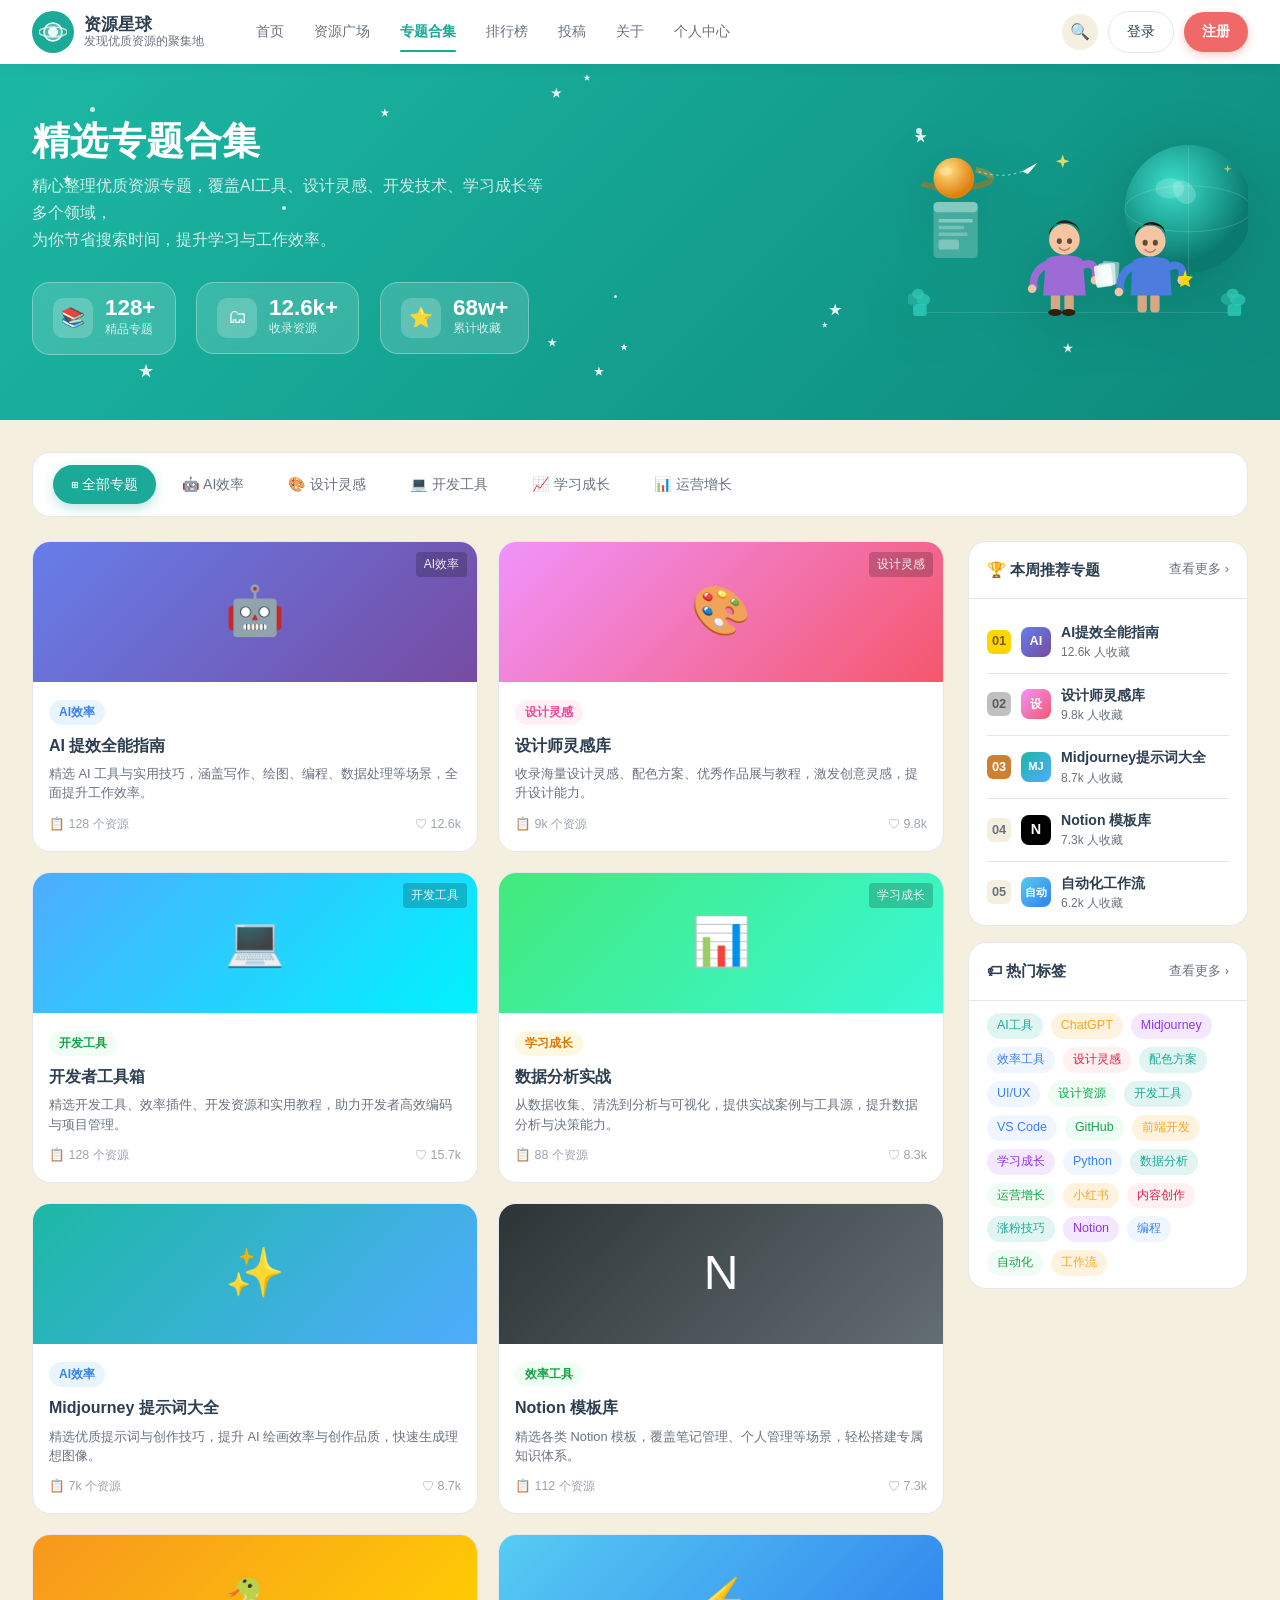
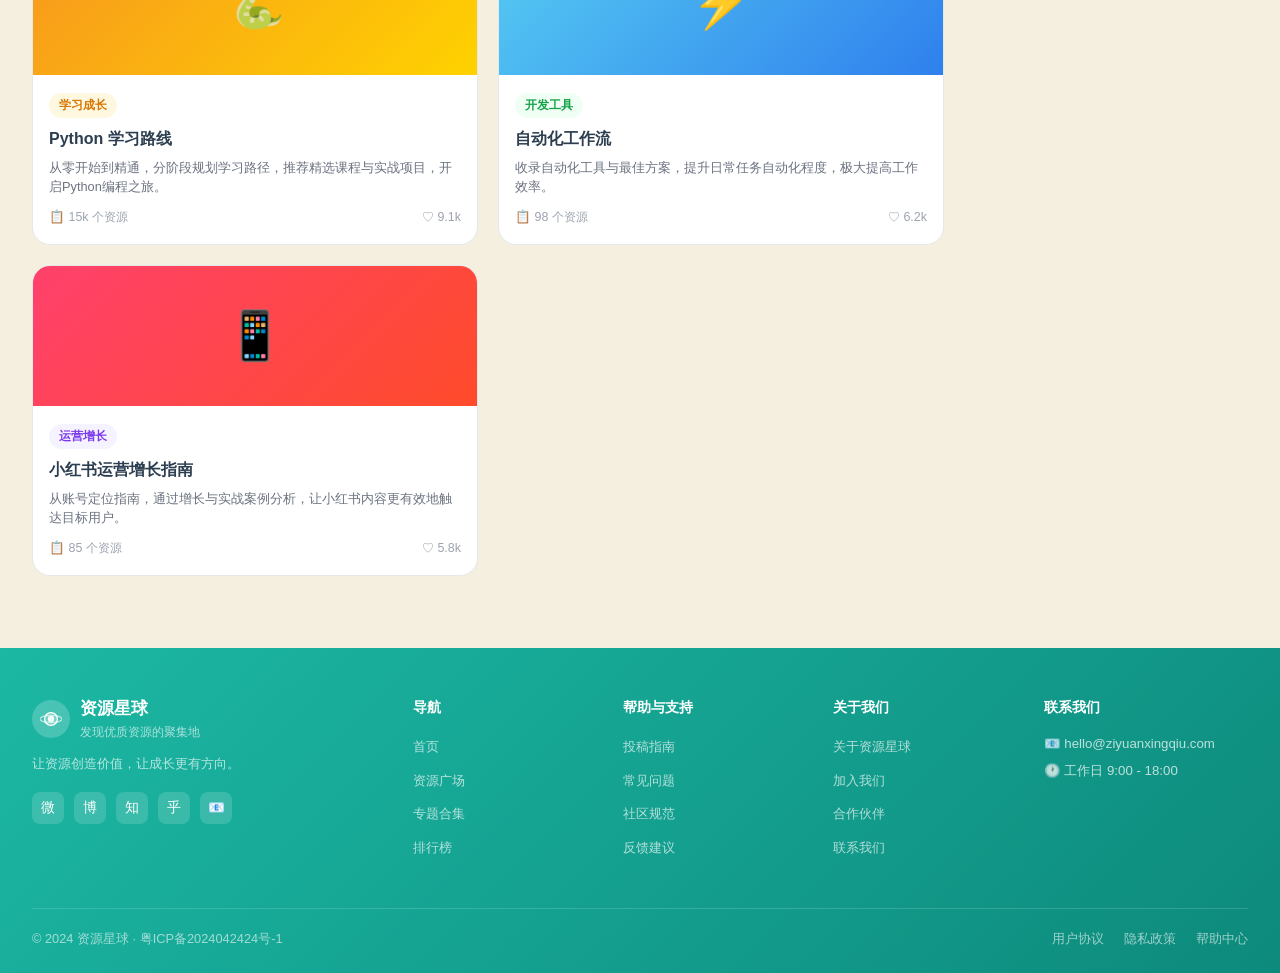
<file: collections.html>
<!DOCTYPE html>
<html lang="zh-CN">
<head>
  <meta charset="UTF-8" />
  <meta name="viewport" content="width=device-width, initial-scale=1.0" />
  <title>精选专题合集 - 资源星球</title>
  <link rel="stylesheet" href="css/style.css" />
  <style>
    /* Thumb gradient presets */
    .thumb-ai { background: linear-gradient(135deg, #667EEA, #764BA2); }
    .thumb-design { background: linear-gradient(135deg, #F093FB, #F5576C); }
    .thumb-dev { background: linear-gradient(135deg, #4FACFE, #00F2FE); }
    .thumb-data { background: linear-gradient(135deg, #43E97B, #38F9D7); }
    .thumb-mj { background: linear-gradient(135deg, #1CB8A4, #4FACFE); }
    .thumb-notion { background: linear-gradient(135deg, #2D3436, #636E72); }
    .thumb-python { background: linear-gradient(135deg, #F7971E, #FFD200); }
    .thumb-auto { background: linear-gradient(135deg, #56CCF2, #2F80ED); }
    .thumb-redbook { background: linear-gradient(135deg, #FF416C, #FF4B2B); }

    /* Coll card tag colors */
    .tag-ai-eff { background: #E8F5FF; color: #3B82F6; }
    .tag-design-ins { background: #FFF0F5; color: #EC4899; }
    .tag-dev-tool { background: #F0FFF4; color: #16A34A; }
    .tag-study { background: #FFF8E0; color: #D97706; }
    .tag-ops { background: #F5F3FF; color: #7C3AED; }
  </style>
</head>
<body>

<!-- NAVIGATION -->
<nav class="navbar">
  <div class="container-wide">
    <a href="index.html" class="nav-logo">
      <div class="nav-logo-icon">
        <svg viewBox="0 0 28 28" fill="none">
          <circle cx="14" cy="14" r="9" fill="rgba(255,255,255,0.25)" stroke="white" stroke-width="1.5"/>
          <ellipse cx="14" cy="14" rx="14" ry="5" fill="none" stroke="rgba(255,255,255,0.7)" stroke-width="1.5"/>
          <circle cx="14" cy="14" r="5" fill="white" opacity="0.9"/>
        </svg>
      </div>
      <div class="nav-logo-text">
        <span class="name">资源星球</span>
        <span class="sub">发现优质资源的聚集地</span>
      </div>
    </a>
    <div class="nav-links">
      <a href="index.html">首页</a>
      <a href="plaza.html">资源广场</a>
      <a href="collections.html" class="active">专题合集</a>
      <a href="rankings.html">排行榜</a>
      <a href="submit.html">投稿</a>
      <a href="about.html">关于</a>
      <a href="profile.html">个人中心</a>
    </div>
    <div class="nav-actions">
      <button class="nav-search-btn">🔍</button>
      <a href="login.html" class="btn-login">登录</a>
      <a href="login.html" class="btn-register">注册</a>
    </div>
  </div>
</nav>

<!-- HERO -->
<section class="hero coll-hero">
  <div class="hero-sparkles"></div>
  <div class="hero-star" style="width:5px;height:5px;top:12%;left:7%;"></div>
  <div class="hero-star" style="width:4px;height:4px;top:40%;left:22%;animation-delay:0.8s;"></div>
  <div class="hero-star" style="width:6px;height:6px;top:18%;right:28%;animation-delay:1.4s;"></div>
  <div class="hero-star" style="width:3px;height:3px;top:65%;left:48%;animation-delay:0.3s;"></div>

  <div class="container-wide">
    <div class="coll-hero-inner">
      <div class="coll-hero-text animate-fade-up">
        <h1>精选专题合集</h1>
        <p>精心整理优质资源专题，覆盖AI工具、设计灵感、开发技术、学习成长等多个领域，<br>为你节省搜索时间，提升学习与工作效率。</p>
        <div class="coll-stats">
          <div class="coll-stat">
            <div class="coll-stat-icon" style="background:rgba(255,255,255,0.2);">📚</div>
            <div class="coll-stat-text">
              <div class="num">128+</div>
              <div class="label">精品专题</div>
            </div>
          </div>
          <div class="coll-stat">
            <div class="coll-stat-icon" style="background:rgba(255,255,255,0.2);">🗂</div>
            <div class="coll-stat-text">
              <div class="num">12.6k+</div>
              <div class="label">收录资源</div>
            </div>
          </div>
          <div class="coll-stat">
            <div class="coll-stat-icon" style="background:rgba(255,255,255,0.2);">⭐</div>
            <div class="coll-stat-text">
              <div class="num">68w+</div>
              <div class="label">累计收藏</div>
            </div>
          </div>
        </div>
      </div>
      <div class="coll-hero-illus animate-fade-up-delay2">
        <svg viewBox="0 0 400 220" fill="none" xmlns="http://www.w3.org/2000/svg" style="width:100%;height:100%;filter:drop-shadow(0 12px 30px rgba(0,0,0,0.15));animation:float 6s ease-in-out infinite;">
          <defs>
            <radialGradient id="cGlobeGrad" cx="38%" cy="32%" r="60%">
              <stop offset="0%" stop-color="#3DDECB"/>
              <stop offset="100%" stop-color="#0A7A6E"/>
            </radialGradient>
            <radialGradient id="cPlanetGrad" cx="35%" cy="30%" r="65%">
              <stop offset="0%" stop-color="#FFE080"/>
              <stop offset="100%" stop-color="#E08010"/>
            </radialGradient>
          </defs>
          <!-- Globe top-right -->
          <circle cx="330" cy="78" r="75" fill="url(#cGlobeGrad)"/>
          <ellipse cx="308" cy="54" rx="17" ry="12" fill="rgba(255,255,255,0.18)"/>
          <ellipse cx="330" cy="78" rx="75" ry="27" stroke="rgba(255,255,255,0.18)" stroke-width="1" fill="none"/>
          <line x1="330" y1="5" x2="330" y2="153" stroke="rgba(255,255,255,0.15)" stroke-width="1"/>
          <path d="M312 48 C320 42 330 44 336 54 C342 62 338 70 330 72 C322 74 312 64 312 54 Z" fill="rgba(255,255,255,0.20)"/>
          <!-- Saturn planet left -->
          <ellipse cx="54" cy="42" rx="44" ry="12" stroke="#C87010" stroke-width="7" fill="none" opacity="0.5" stroke-dasharray="86 158"/>
          <circle cx="54" cy="42" r="24" fill="url(#cPlanetGrad)"/>
          <ellipse cx="44" cy="34" rx="8" ry="5" fill="rgba(255,255,255,0.22)"/>
          <ellipse cx="54" cy="42" rx="44" ry="12" stroke="#E09020" stroke-width="7" fill="none" opacity="0.45" stroke-dasharray="76 168" stroke-dashoffset="76"/>
          <!-- Paper airplane -->
          <path d="M152 24 L134 34 L141 37 Z" fill="white" opacity="0.9"/>
          <path d="M152 24 L134 34 L144 30 Z" fill="rgba(255,255,255,0.6)"/>
          <path d="M141 37 L144 30 L152 24 Z" fill="rgba(255,255,255,0.8)"/>
          <path d="M134 34 C120 40 102 40 82 34" stroke="white" stroke-width="1.2" stroke-dasharray="3 4" fill="none" opacity="0.55"/>
          <!-- Sparkle -->
          <path d="M182 14 L184 20 L190 22 L184 24 L182 30 L180 24 L174 22 L180 20 Z" fill="#FFE566" opacity="0.85"/>
          <path d="M376 26 L377 30 L381 31 L377 32 L376 36 L375 32 L371 31 L375 30 Z" fill="#FFE566" opacity="0.65"/>
          <!-- Ground -->
          <line x1="8" y1="200" x2="392" y2="200" stroke="rgba(255,255,255,0.12)" stroke-width="1.2"/>
          <!-- Collection binder/folder floating -->
          <rect x="30" y="70" width="52" height="66" rx="5" fill="rgba(255,255,255,0.22)"/>
          <rect x="30" y="70" width="52" height="12" rx="5" fill="rgba(255,255,255,0.35)"/>
          <rect x="36" y="90" width="40" height="4" rx="1" fill="rgba(255,255,255,0.35)"/>
          <rect x="36" y="98" width="30" height="4" rx="1" fill="rgba(255,255,255,0.25)"/>
          <rect x="36" y="106" width="34" height="4" rx="1" fill="rgba(255,255,255,0.25)"/>
          <rect x="36" y="114" width="24" height="12" rx="3" fill="rgba(255,255,255,0.30)"/>
          <!-- CHARACTER: Purple-dress woman curating/organizing (center) -->
          <rect x="168" y="178" width="11" height="22" rx="4" fill="#D4A882"/>
          <rect x="184" y="178" width="11" height="22" rx="4" fill="#D4A882"/>
          <ellipse cx="173" cy="200" rx="8" ry="4" fill="#2D1F10"/>
          <ellipse cx="189" cy="200" rx="8" ry="4" fill="#2D1F10"/>
          <path d="M162 140 C162 130 206 130 206 140 L209 180 L159 180 Z" fill="#9C6BD6"/>
          <path d="M162 144 C153 148 146 158 148 170" stroke="#9C6BD6" stroke-width="9" stroke-linecap="round" fill="none"/>
          <circle cx="146" cy="172" r="5" fill="#F5C5A3"/>
          <!-- Holding stack of cards/folders in both hands -->
          <path d="M206 144 C215 140 224 146 220 160" stroke="#9C6BD6" stroke-width="9" stroke-linecap="round" fill="none"/>
          <circle cx="220" cy="162" r="5" fill="#F5C5A3"/>
          <!-- Floating collection cards in hands -->
          <rect x="220" y="144" width="20" height="26" rx="3" fill="rgba(255,255,255,0.85)" transform="rotate(-8 230 157)"/>
          <rect x="224" y="142" width="20" height="26" rx="3" fill="rgba(255,255,255,0.65)" transform="rotate(-2 234 155)"/>
          <rect x="228" y="140" width="20" height="26" rx="3" fill="rgba(255,255,255,0.45)" transform="rotate(4 238 153)"/>
          <circle cx="184" cy="114" r="18" fill="#F5C5A3"/>
          <path d="M166 108 C166 90 202 90 202 108 C202 98 196 94 188 92 C180 90 172 94 166 108 Z" fill="#1A1A1A"/>
          <ellipse cx="178" cy="116" rx="3" ry="3.5" fill="#3D2B1A" opacity="0.8"/>
          <ellipse cx="190" cy="116" rx="3" ry="3.5" fill="#3D2B1A" opacity="0.8"/>
          <path d="M178 124 C181 128 187 128 190 124" stroke="#C07850" stroke-width="1.8" fill="none" stroke-linecap="round"/>
          <!-- CHARACTER 2: Blue man (right side) -->
          <rect x="270" y="178" width="11" height="22" rx="4" fill="#D4A882"/>
          <rect x="285" y="178" width="11" height="22" rx="4" fill="#D4A882"/>
          <path d="M264 142 C264 132 308 132 308 142 L310 180 L262 180 Z" fill="#4B7CDE"/>
          <path d="M264 146 C254 150 248 162 250 174" stroke="#4B7CDE" stroke-width="9" stroke-linecap="round" fill="none"/>
          <circle cx="248" cy="176" r="5" fill="#F5C5A3"/>
          <path d="M308 146 C318 142 326 148 322 160" stroke="#4B7CDE" stroke-width="9" stroke-linecap="round" fill="none"/>
          <circle cx="322" cy="162" r="5" fill="#F5C5A3"/>
          <!-- Holding a star in hand -->
          <path d="M326 150 L328 157 L335 158 L330 163 L332 170 L326 167 L320 170 L322 163 L317 158 L324 157 Z" fill="#FFD700"/>
          <circle cx="285" cy="116" r="18" fill="#F5C5A3"/>
          <path d="M267 110 C267 92 303 92 303 110 C303 100 298 96 290 94 C282 92 274 96 267 110 Z" fill="#221208"/>
          <ellipse cx="279" cy="118" rx="3" ry="3.5" fill="#3D2B1A" opacity="0.8"/>
          <ellipse cx="291" cy="118" rx="3" ry="3.5" fill="#3D2B1A" opacity="0.8"/>
          <path d="M279 126 C282 130 288 130 291 126" stroke="#C07850" stroke-width="1.8" fill="none" stroke-linecap="round"/>
          <!-- Plants -->
          <rect x="6" y="190" width="16" height="14" rx="3" fill="#2ECAB8" opacity="0.8"/>
          <ellipse cx="6" cy="184" rx="9" ry="7" fill="#26B09E" opacity="0.8"/>
          <ellipse cx="18" cy="185" rx="8" ry="7" fill="#2ECAB8" opacity="0.75"/>
          <ellipse cx="12" cy="178" rx="7" ry="6" fill="#32C4B0" opacity="0.8"/>
          <rect x="376" y="190" width="16" height="14" rx="3" fill="#2ECAB8" opacity="0.8"/>
          <ellipse cx="376" cy="184" rx="8" ry="7" fill="#26B09E" opacity="0.8"/>
          <ellipse cx="388" cy="185" rx="9" ry="7" fill="#2ECAB8" opacity="0.75"/>
          <ellipse cx="382" cy="178" rx="7" ry="6" fill="#32C4B0" opacity="0.8"/>
        </svg>
      </div>
    </div>
  </div>
</section>

<!-- COLLECTIONS BODY -->
<div class="coll-body">
  <div class="container-wide">

    <!-- Category Tabs Bar -->
    <div class="coll-tabs-bar reveal">
      <div class="coll-tab active">⊞ 全部专题</div>
      <div class="coll-tab">🤖 AI效率</div>
      <div class="coll-tab">🎨 设计灵感</div>
      <div class="coll-tab">💻 开发工具</div>
      <div class="coll-tab">📈 学习成长</div>
      <div class="coll-tab">📊 运营增长</div>
    </div>

    <!-- Main layout: grid + sidebar -->
    <div class="coll-layout">
      <!-- Left: collection cards -->
      <div>
        <div class="coll-grid">

          <!-- Card 1: AI效能全能指南 -->
          <div class="coll-card reveal">
            <div class="coll-card-thumb thumb-ai">
              <div style="font-size:3rem;">🤖</div>
              <div style="position:absolute;top:10px;right:10px;font-size:0.75rem;color:rgba(255,255,255,0.9);background:rgba(0,0,0,0.2);padding:3px 8px;border-radius:4px;">AI效率</div>
            </div>
            <div class="coll-card-body">
              <span class="coll-card-tag tag-ai-eff">AI效率</span>
              <div class="coll-card-title">AI 提效全能指南</div>
              <div class="coll-card-desc">精选 AI 工具与实用技巧，涵盖写作、绘图、编程、数据处理等场景，全面提升工作效率。</div>
              <div class="coll-card-footer">
                <div class="coll-card-count">📋 128 个资源</div>
                <div style="display:flex;gap:12px;font-size:0.78rem;color:var(--text-light);">
                  <span>♡ 12.6k</span>
                </div>
              </div>
            </div>
          </div>

          <!-- Card 2: 设计师灵感库 -->
          <div class="coll-card reveal">
            <div class="coll-card-thumb thumb-design">
              <div style="font-size:3rem;">🎨</div>
              <div style="position:absolute;top:10px;right:10px;font-size:0.75rem;color:rgba(255,255,255,0.9);background:rgba(0,0,0,0.2);padding:3px 8px;border-radius:4px;">设计灵感</div>
            </div>
            <div class="coll-card-body">
              <span class="coll-card-tag tag-design-ins">设计灵感</span>
              <div class="coll-card-title">设计师灵感库</div>
              <div class="coll-card-desc">收录海量设计灵感、配色方案、优秀作品展与教程，激发创意灵感，提升设计能力。</div>
              <div class="coll-card-footer">
                <div class="coll-card-count">📋 9k 个资源</div>
                <div style="font-size:0.78rem;color:var(--text-light);">♡ 9.8k</div>
              </div>
            </div>
          </div>

          <!-- Card 3: 开发者工具箱 -->
          <div class="coll-card reveal">
            <div class="coll-card-thumb thumb-dev">
              <div style="font-size:3rem;">💻</div>
              <div style="position:absolute;top:10px;right:10px;font-size:0.75rem;color:rgba(255,255,255,0.9);background:rgba(0,0,0,0.2);padding:3px 8px;border-radius:4px;">开发工具</div>
            </div>
            <div class="coll-card-body">
              <span class="coll-card-tag tag-dev-tool">开发工具</span>
              <div class="coll-card-title">开发者工具箱</div>
              <div class="coll-card-desc">精选开发工具、效率插件、开发资源和实用教程，助力开发者高效编码与项目管理。</div>
              <div class="coll-card-footer">
                <div class="coll-card-count">📋 128 个资源</div>
                <div style="font-size:0.78rem;color:var(--text-light);">♡ 15.7k</div>
              </div>
            </div>
          </div>

          <!-- Card 4: 数据分析实战 -->
          <div class="coll-card reveal">
            <div class="coll-card-thumb thumb-data">
              <div style="font-size:3rem;">📊</div>
              <div style="position:absolute;top:10px;right:10px;font-size:0.75rem;color:rgba(255,255,255,0.9);background:rgba(0,0,0,0.2);padding:3px 8px;border-radius:4px;">学习成长</div>
            </div>
            <div class="coll-card-body">
              <span class="coll-card-tag tag-study">学习成长</span>
              <div class="coll-card-title">数据分析实战</div>
              <div class="coll-card-desc">从数据收集、清洗到分析与可视化，提供实战案例与工具源，提升数据分析与决策能力。</div>
              <div class="coll-card-footer">
                <div class="coll-card-count">📋 88 个资源</div>
                <div style="font-size:0.78rem;color:var(--text-light);">♡ 8.3k</div>
              </div>
            </div>
          </div>

          <!-- Card 5: Midjourney 提示词大全 -->
          <div class="coll-card reveal">
            <div class="coll-card-thumb thumb-mj">
              <div style="font-size:3rem;">✨</div>
            </div>
            <div class="coll-card-body">
              <span class="coll-card-tag tag-ai-eff">AI效率</span>
              <div class="coll-card-title">Midjourney 提示词大全</div>
              <div class="coll-card-desc">精选优质提示词与创作技巧，提升 AI 绘画效率与创作品质，快速生成理想图像。</div>
              <div class="coll-card-footer">
                <div class="coll-card-count">📋 7k 个资源</div>
                <div style="font-size:0.78rem;color:var(--text-light);">♡ 8.7k</div>
              </div>
            </div>
          </div>

          <!-- Card 6: Notion 模板库 -->
          <div class="coll-card reveal">
            <div class="coll-card-thumb thumb-notion">
              <div style="font-size:3rem;color:#fff;">N</div>
            </div>
            <div class="coll-card-body">
              <span class="coll-card-tag tag-dev-tool">效率工具</span>
              <div class="coll-card-title">Notion 模板库</div>
              <div class="coll-card-desc">精选各类 Notion 模板，覆盖笔记管理、个人管理等场景，轻松搭建专属知识体系。</div>
              <div class="coll-card-footer">
                <div class="coll-card-count">📋 112 个资源</div>
                <div style="font-size:0.78rem;color:var(--text-light);">♡ 7.3k</div>
              </div>
            </div>
          </div>

          <!-- Card 7: Python 学习路线 -->
          <div class="coll-card reveal">
            <div class="coll-card-thumb thumb-python">
              <div style="font-size:3rem;">🐍</div>
            </div>
            <div class="coll-card-body">
              <span class="coll-card-tag tag-study">学习成长</span>
              <div class="coll-card-title">Python 学习路线</div>
              <div class="coll-card-desc">从零开始到精通，分阶段规划学习路径，推荐精选课程与实战项目，开启Python编程之旅。</div>
              <div class="coll-card-footer">
                <div class="coll-card-count">📋 15k 个资源</div>
                <div style="font-size:0.78rem;color:var(--text-light);">♡ 9.1k</div>
              </div>
            </div>
          </div>

          <!-- Card 8: 自动化工作流 -->
          <div class="coll-card reveal">
            <div class="coll-card-thumb thumb-auto">
              <div style="font-size:3rem;">⚡</div>
            </div>
            <div class="coll-card-body">
              <span class="coll-card-tag tag-dev-tool">开发工具</span>
              <div class="coll-card-title">自动化工作流</div>
              <div class="coll-card-desc">收录自动化工具与最佳方案，提升日常任务自动化程度，极大提高工作效率。</div>
              <div class="coll-card-footer">
                <div class="coll-card-count">📋 98 个资源</div>
                <div style="font-size:0.78rem;color:var(--text-light);">♡ 6.2k</div>
              </div>
            </div>
          </div>

          <!-- Card 9: 小红书运营增长指南 -->
          <div class="coll-card reveal" style="grid-column:span 1;">
            <div class="coll-card-thumb thumb-redbook">
              <div style="font-size:3rem;">📱</div>
            </div>
            <div class="coll-card-body">
              <span class="coll-card-tag tag-ops">运营增长</span>
              <div class="coll-card-title">小红书运营增长指南</div>
              <div class="coll-card-desc">从账号定位指南，通过增长与实战案例分析，让小红书内容更有效地触达目标用户。</div>
              <div class="coll-card-footer">
                <div class="coll-card-count">📋 85 个资源</div>
                <div style="font-size:0.78rem;color:var(--text-light);">♡ 5.8k</div>
              </div>
            </div>
          </div>

        </div><!-- end coll-grid -->
      </div>

      <!-- RIGHT SIDEBAR -->
      <div style="display:flex;flex-direction:column;gap:16px;">

        <!-- This Week's Picks -->
        <div class="sidebar-card reveal">
          <div class="sidebar-card-header">
            <div class="sidebar-card-title">🏆 本周推荐专题</div>
            <a href="#" class="sidebar-card-more">查看更多 &rsaquo;</a>
          </div>
          <div class="sidebar-card-body">
            <div class="rank-item">
              <div class="rank-num top1">01</div>
              <div class="rank-logo" style="background:linear-gradient(135deg,#667EEA,#764BA2);color:#fff;font-size:0.8rem;">AI</div>
              <div class="rank-info">
                <div class="rank-name">AI提效全能指南</div>
                <div class="rank-heat">12.6k 人收藏</div>
              </div>
            </div>
            <div class="rank-item">
              <div class="rank-num top2">02</div>
              <div class="rank-logo" style="background:linear-gradient(135deg,#F093FB,#F5576C);color:#fff;font-size:0.75rem;">设</div>
              <div class="rank-info">
                <div class="rank-name">设计师灵感库</div>
                <div class="rank-heat">9.8k 人收藏</div>
              </div>
            </div>
            <div class="rank-item">
              <div class="rank-num top3">03</div>
              <div class="rank-logo" style="background:linear-gradient(135deg,#1CB8A4,#4FACFE);color:#fff;font-size:0.7rem;">MJ</div>
              <div class="rank-info">
                <div class="rank-name">Midjourney提示词大全</div>
                <div class="rank-heat">8.7k 人收藏</div>
              </div>
            </div>
            <div class="rank-item">
              <div class="rank-num other">04</div>
              <div class="rank-logo" style="background:#000;color:#fff;font-weight:800;font-size:0.9rem;">N</div>
              <div class="rank-info">
                <div class="rank-name">Notion 模板库</div>
                <div class="rank-heat">7.3k 人收藏</div>
              </div>
            </div>
            <div class="rank-item">
              <div class="rank-num other">05</div>
              <div class="rank-logo" style="background:linear-gradient(135deg,#56CCF2,#2F80ED);color:#fff;font-size:0.7rem;">自动</div>
              <div class="rank-info">
                <div class="rank-name">自动化工作流</div>
                <div class="rank-heat">6.2k 人收藏</div>
              </div>
            </div>
          </div>
        </div>

        <!-- Hot Tags -->
        <div class="sidebar-card reveal">
          <div class="sidebar-card-header">
            <div class="sidebar-card-title">🏷 热门标签</div>
            <a href="#" class="sidebar-card-more">查看更多 &rsaquo;</a>
          </div>
          <div class="sidebar-card-body">
            <div style="display:flex;flex-wrap:wrap;gap:8px;">
              <span class="tag tag-teal">AI工具</span>
              <span class="tag tag-orange">ChatGPT</span>
              <span class="tag tag-purple">Midjourney</span>
              <span class="tag tag-blue">效率工具</span>
              <span class="tag tag-pink">设计灵感</span>
              <span class="tag tag-teal">配色方案</span>
              <span class="tag tag-blue">UI/UX</span>
              <span class="tag tag-green">设计资源</span>
              <span class="tag tag-teal">开发工具</span>
              <span class="tag tag-blue">VS Code</span>
              <span class="tag tag-green">GitHub</span>
              <span class="tag tag-orange">前端开发</span>
              <span class="tag tag-purple">学习成长</span>
              <span class="tag tag-blue">Python</span>
              <span class="tag tag-teal">数据分析</span>
              <span class="tag tag-green">运营增长</span>
              <span class="tag tag-orange">小红书</span>
              <span class="tag tag-pink">内容创作</span>
              <span class="tag tag-teal">涨粉技巧</span>
              <span class="tag tag-purple">Notion</span>
              <span class="tag tag-blue">编程</span>
              <span class="tag tag-green">自动化</span>
              <span class="tag tag-orange">工作流</span>
            </div>
          </div>
        </div>

      </div>
    </div>
  </div>
</div>

<!-- FOOTER -->
<footer class="footer" style="margin-top:40px;">
  <div class="container-wide">
    <div class="footer-grid">
      <div class="footer-brand">
        <div class="logo-wrap">
          <div class="logo-circle">
            <svg viewBox="0 0 24 24" fill="none" width="22" height="22">
              <circle cx="12" cy="12" r="7" fill="rgba(255,255,255,0.25)" stroke="white" stroke-width="1.5"/>
              <ellipse cx="12" cy="12" rx="12" ry="4" fill="none" stroke="rgba(255,255,255,0.6)" stroke-width="1.5"/>
              <circle cx="12" cy="12" r="3.5" fill="white" opacity="0.9"/>
            </svg>
          </div>
          <div>
            <div class="name">资源星球</div>
            <div style="font-size:0.72rem;opacity:0.7;">发现优质资源的聚集地</div>
          </div>
        </div>
        <p>让资源创造价值，让成长更有方向。</p>
        <div class="footer-socials">
          <a href="#" class="footer-social-btn">微</a><a href="#" class="footer-social-btn">博</a>
          <a href="#" class="footer-social-btn">知</a><a href="#" class="footer-social-btn">乎</a>
          <a href="#" class="footer-social-btn">📧</a>
        </div>
      </div>
      <div class="footer-col"><h4>导航</h4><ul>
        <li><a href="index.html">首页</a></li><li><a href="plaza.html">资源广场</a></li>
        <li><a href="collections.html">专题合集</a></li><li><a href="rankings.html">排行榜</a></li>
      </ul></div>
      <div class="footer-col"><h4>帮助与支持</h4><ul>
        <li><a href="#">投稿指南</a></li><li><a href="#">常见问题</a></li>
        <li><a href="#">社区规范</a></li><li><a href="#">反馈建议</a></li>
      </ul></div>
      <div class="footer-col"><h4>关于我们</h4><ul>
        <li><a href="#">关于资源星球</a></li><li><a href="#">加入我们</a></li>
        <li><a href="#">合作伙伴</a></li><li><a href="#">联系我们</a></li>
      </ul></div>
      <div class="footer-col footer-contact"><h4>联系我们</h4>
        <p>📧 hello@ziyuanxingqiu.com</p><p>🕐 工作日 9:00 - 18:00</p>
      </div>
    </div>
    <div class="footer-bottom">
      <p>© 2024 资源星球 · 粤ICP备2024042424号-1</p>
      <div class="footer-bottom-links">
        <a href="#">用户协议</a><a href="#">隐私政策</a><a href="#">帮助中心</a>
      </div>
    </div>
  </div>
</footer>

<script src="js/main.js"></script>
</body>
</html>
</file>
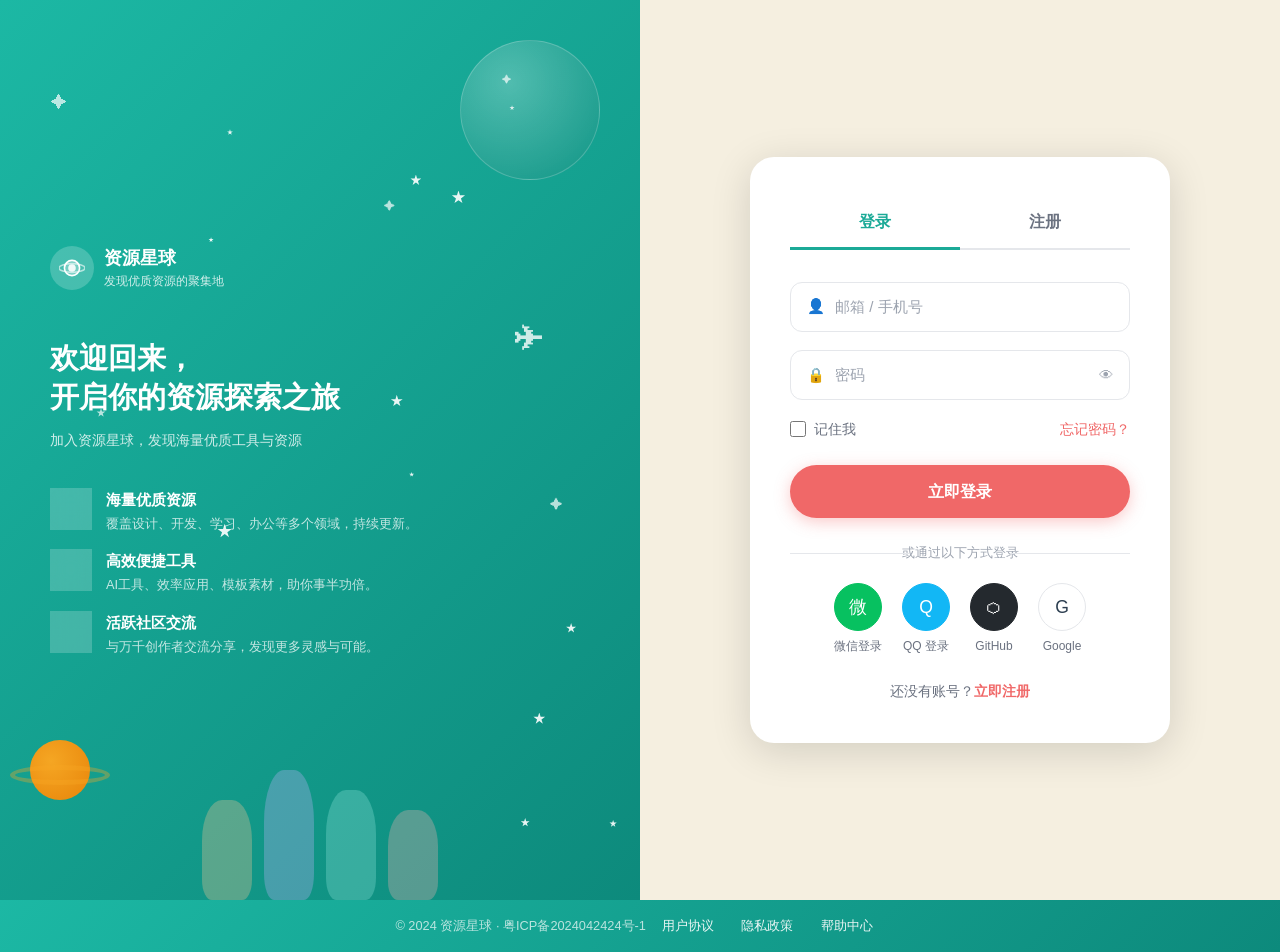
<file: login.html>
<!DOCTYPE html>
<html lang="zh-CN">
<head>
  <meta charset="UTF-8" />
  <meta name="viewport" content="width=device-width, initial-scale=1.0" />
  <title>登录 / 注册 - 资源星球</title>
  <link rel="stylesheet" href="css/style.css" />
  <style>
    body { background: var(--bg-cream); }
    .login-page { min-height: 100vh; }

    /* Override login-layout for full viewport */
    .login-layout {
      display: grid; grid-template-columns: 1fr 1fr;
      min-height: 100vh;
    }

    /* Decorative elements on left side */
    .login-decor-globe {
      position: absolute; top: 40px; right: 40px;
      width: 140px; height: 140px; border-radius: 50%;
      background: radial-gradient(circle at 35% 30%, rgba(255,255,255,0.25), rgba(13,138,124,0.5));
      border: 1.5px solid rgba(255,255,255,0.2);
      animation: float 7s ease-in-out infinite;
    }
    .login-decor-planet {
      position: absolute; bottom: 100px; left: 30px;
      width: 60px; height: 60px; border-radius: 50%;
      background: radial-gradient(circle at 35% 35%, #F5A623, #E8850A);
      animation: float 5s ease-in-out infinite 1.5s;
    }
    .login-decor-ring {
      position: absolute; bottom: 115px; left: 10px;
      width: 100px; height: 20px;
      border: 5px solid rgba(245,166,35,0.35); border-radius: 50%;
      animation: float 5s ease-in-out infinite 1.5s;
    }
    .login-decor-star {
      position: absolute; color: rgba(255,255,255,0.7); font-size: 1rem;
      animation: twinkle 3s ease-in-out infinite;
    }
    .login-decor-plane {
      position: absolute; top: 35%; right: 15%;
      font-size: 1.8rem; color: rgba(255,255,255,0.8);
      animation: fly 8s ease-in-out infinite;
    }
    .login-illus-people {
      position: absolute; bottom: 0; left: 0; right: 0;
      height: 180px; display: flex; align-items: flex-end; justify-content: center;
    }
    .person-blob {
      width: 50px; height: 80px; border-radius: 40% 40% 20% 20%;
      margin: 0 6px; position: relative; bottom: 0;
      animation: float 4s ease-in-out infinite;
    }

    /* Form specific */
    .form-hidden { display: none; }
    .register-row { display: flex; gap: 12px; }
    .register-row .form-group { flex: 1; }

    /* Social buttons grid */
    .social-login { display: flex; justify-content: center; gap: 20px; }

    /* Footer in login page */
    .login-footer {
      background: linear-gradient(135deg, #1CB8A4 0%, #0D8A7C 100%);
      padding: 16px 0; color: rgba(255,255,255,0.7); font-size: 0.8rem;
      text-align: center;
    }
    .login-footer a { color: rgba(255,255,255,0.9); margin: 0 12px; }
  </style>
</head>
<body class="login-page">

<div class="login-layout">

  <!-- LEFT: Hero -->
  <div class="login-left">
    <div class="hero-sparkles"></div>

    <!-- Decorative stars -->
    <div class="login-decor-star" style="top:10%;left:8%;">✦</div>
    <div class="login-decor-star" style="top:22%;left:60%;animation-delay:1s;font-size:0.7rem;">✦</div>
    <div class="login-decor-star" style="top:45%;left:15%;animation-delay:0.5s;font-size:0.6rem;">★</div>
    <div class="login-decor-star" style="top:55%;right:12%;animation-delay:1.5s;font-size:0.8rem;">✦</div>
    <div class="login-decor-star" style="top:8%;right:20%;animation-delay:2s;font-size:0.6rem;">✦</div>

    <!-- Globe decoration -->
    <div class="login-decor-globe"></div>
    <!-- Planet + ring -->
    <div class="login-decor-planet"></div>
    <div class="login-decor-ring"></div>
    <!-- Paper plane -->
    <div class="login-decor-plane">✈</div>

    <!-- Logo -->
    <div class="login-left-logo">
      <div class="circle">
        <svg viewBox="0 0 24 24" fill="none" width="26" height="26">
          <circle cx="12" cy="12" r="7" fill="rgba(255,255,255,0.25)" stroke="white" stroke-width="1.5"/>
          <ellipse cx="12" cy="12" rx="12" ry="4" fill="none" stroke="rgba(255,255,255,0.6)" stroke-width="1.5"/>
          <circle cx="12" cy="12" r="3.5" fill="white" opacity="0.9"/>
        </svg>
      </div>
      <div class="text">
        <div class="name">资源星球</div>
        <div class="sub">发现优质资源的聚集地</div>
      </div>
    </div>

    <h2>欢迎回来，<br>开启你的资源探索之旅</h2>
    <p>加入资源星球，发现海量优质工具与资源</p>

    <div class="login-features">
      <div class="login-feature">
        <div class="feat-icon" style="background:rgba(255,255,255,0.2);">📋</div>
        <div class="feat-text">
          <div class="title">海量优质资源</div>
          <div class="desc">覆盖设计、开发、学习、办公等多个领域，持续更新。</div>
        </div>
      </div>
      <div class="login-feature">
        <div class="feat-icon" style="background:rgba(255,255,255,0.2);">⭐</div>
        <div class="feat-text">
          <div class="title">高效便捷工具</div>
          <div class="desc">AI工具、效率应用、模板素材，助你事半功倍。</div>
        </div>
      </div>
      <div class="login-feature">
        <div class="feat-icon" style="background:rgba(255,255,255,0.2);">👥</div>
        <div class="feat-text">
          <div class="title">活跃社区交流</div>
          <div class="desc">与万千创作者交流分享，发现更多灵感与可能。</div>
        </div>
      </div>
    </div>

    <!-- Decorative people at bottom -->
    <div class="login-illus-people">
      <div class="person-blob" style="background:rgba(255,200,150,0.3);height:100px;animation-delay:0s;"></div>
      <div class="person-blob" style="background:rgba(200,180,255,0.3);height:130px;animation-delay:0.5s;"></div>
      <div class="person-blob" style="background:rgba(150,230,220,0.3);height:110px;animation-delay:1s;"></div>
      <div class="person-blob" style="background:rgba(255,180,180,0.3);height:90px;animation-delay:1.5s;"></div>
    </div>
  </div>

  <!-- RIGHT: Form -->
  <div class="login-right">
    <div class="login-box">

      <!-- Tabs -->
      <div class="login-tabs">
        <div class="login-tab active" data-type="login">登录</div>
        <div class="login-tab" data-type="register">注册</div>
      </div>

      <!-- LOGIN FORM -->
      <div id="loginForm">
        <div class="form-group">
          <div class="form-input-wrap">
            <span class="icon">👤</span>
            <input type="text" placeholder="邮箱 / 手机号" />
          </div>
        </div>
        <div class="form-group">
          <div class="form-input-wrap">
            <span class="icon">🔒</span>
            <input type="password" id="loginPwd" placeholder="密码" />
            <button class="pwd-toggle" type="button" style="color:var(--text-light);font-size:0.9rem;cursor:pointer;">👁</button>
          </div>
        </div>
        <div class="form-row">
          <label class="remember-me">
            <input type="checkbox" /> 记住我
          </label>
          <a href="#" class="forgot-link">忘记密码？</a>
        </div>
        <button class="btn-submit" type="button" onclick="window.location.href='index.html'">立即登录</button>

        <div class="social-divider">或通过以下方式登录</div>
        <div class="social-login">
          <div class="social-btn">
            <div class="circle" style="background:#07C160;border-color:#07C160;color:#fff;font-size:1.1rem;">微</div>
            <span>微信登录</span>
          </div>
          <div class="social-btn">
            <div class="circle" style="background:#12B7F5;border-color:#12B7F5;color:#fff;font-size:1.1rem;">Q</div>
            <span>QQ 登录</span>
          </div>
          <div class="social-btn">
            <div class="circle" style="background:#24292E;border-color:#24292E;color:#fff;font-size:1.1rem;">⬡</div>
            <span>GitHub</span>
          </div>
          <div class="social-btn">
            <div class="circle" style="background:#fff;border-color:var(--border);font-size:1.1rem;">G</div>
            <span>Google</span>
          </div>
        </div>
        <div class="register-link">
          还没有账号？<a href="#" onclick="document.querySelectorAll('.login-tab')[1].click();return false;">立即注册</a>
        </div>
      </div>

      <!-- REGISTER FORM -->
      <div id="registerForm" class="form-hidden">
        <div class="register-row">
          <div class="form-group">
            <div class="form-input-wrap">
              <span class="icon">👤</span>
              <input type="text" placeholder="昵称" />
            </div>
          </div>
          <div class="form-group">
            <div class="form-input-wrap">
              <span class="icon">📧</span>
              <input type="email" placeholder="邮箱" />
            </div>
          </div>
        </div>
        <div class="form-group">
          <div class="form-input-wrap">
            <span class="icon">📱</span>
            <input type="tel" placeholder="手机号" />
          </div>
        </div>
        <div class="form-group">
          <div class="form-input-wrap">
            <span class="icon">🔒</span>
            <input type="password" placeholder="设置密码（至少8位）" />
          </div>
        </div>
        <div class="form-group">
          <div class="form-input-wrap">
            <span class="icon">🔒</span>
            <input type="password" placeholder="确认密码" />
          </div>
        </div>
        <div style="margin-bottom:20px;">
          <label style="display:flex;align-items:flex-start;gap:8px;font-size:0.82rem;color:var(--text-medium);cursor:pointer;">
            <input type="checkbox" style="margin-top:2px;accent-color:var(--primary);" />
            <span>我已阅读并同意 <a href="#" style="color:var(--primary);">用户协议</a> 与 <a href="#" style="color:var(--primary);">隐私政策</a></span>
          </label>
        </div>
        <button class="btn-submit" type="button" onclick="window.location.href='index.html'">立即注册</button>
        <div class="register-link">
          已有账号？<a href="#" onclick="document.querySelectorAll('.login-tab')[0].click();return false;">立即登录</a>
        </div>
      </div>

    </div>
  </div>

</div>

<!-- Footer -->
<div class="login-footer">
  <span>© 2024 资源星球 · 粤ICP备2024042424号-1</span>
  <a href="#">用户协议</a>
  <a href="#">隐私政策</a>
  <a href="#">帮助中心</a>
</div>

<script src="js/main.js"></script>
</body>
</html>
</file>
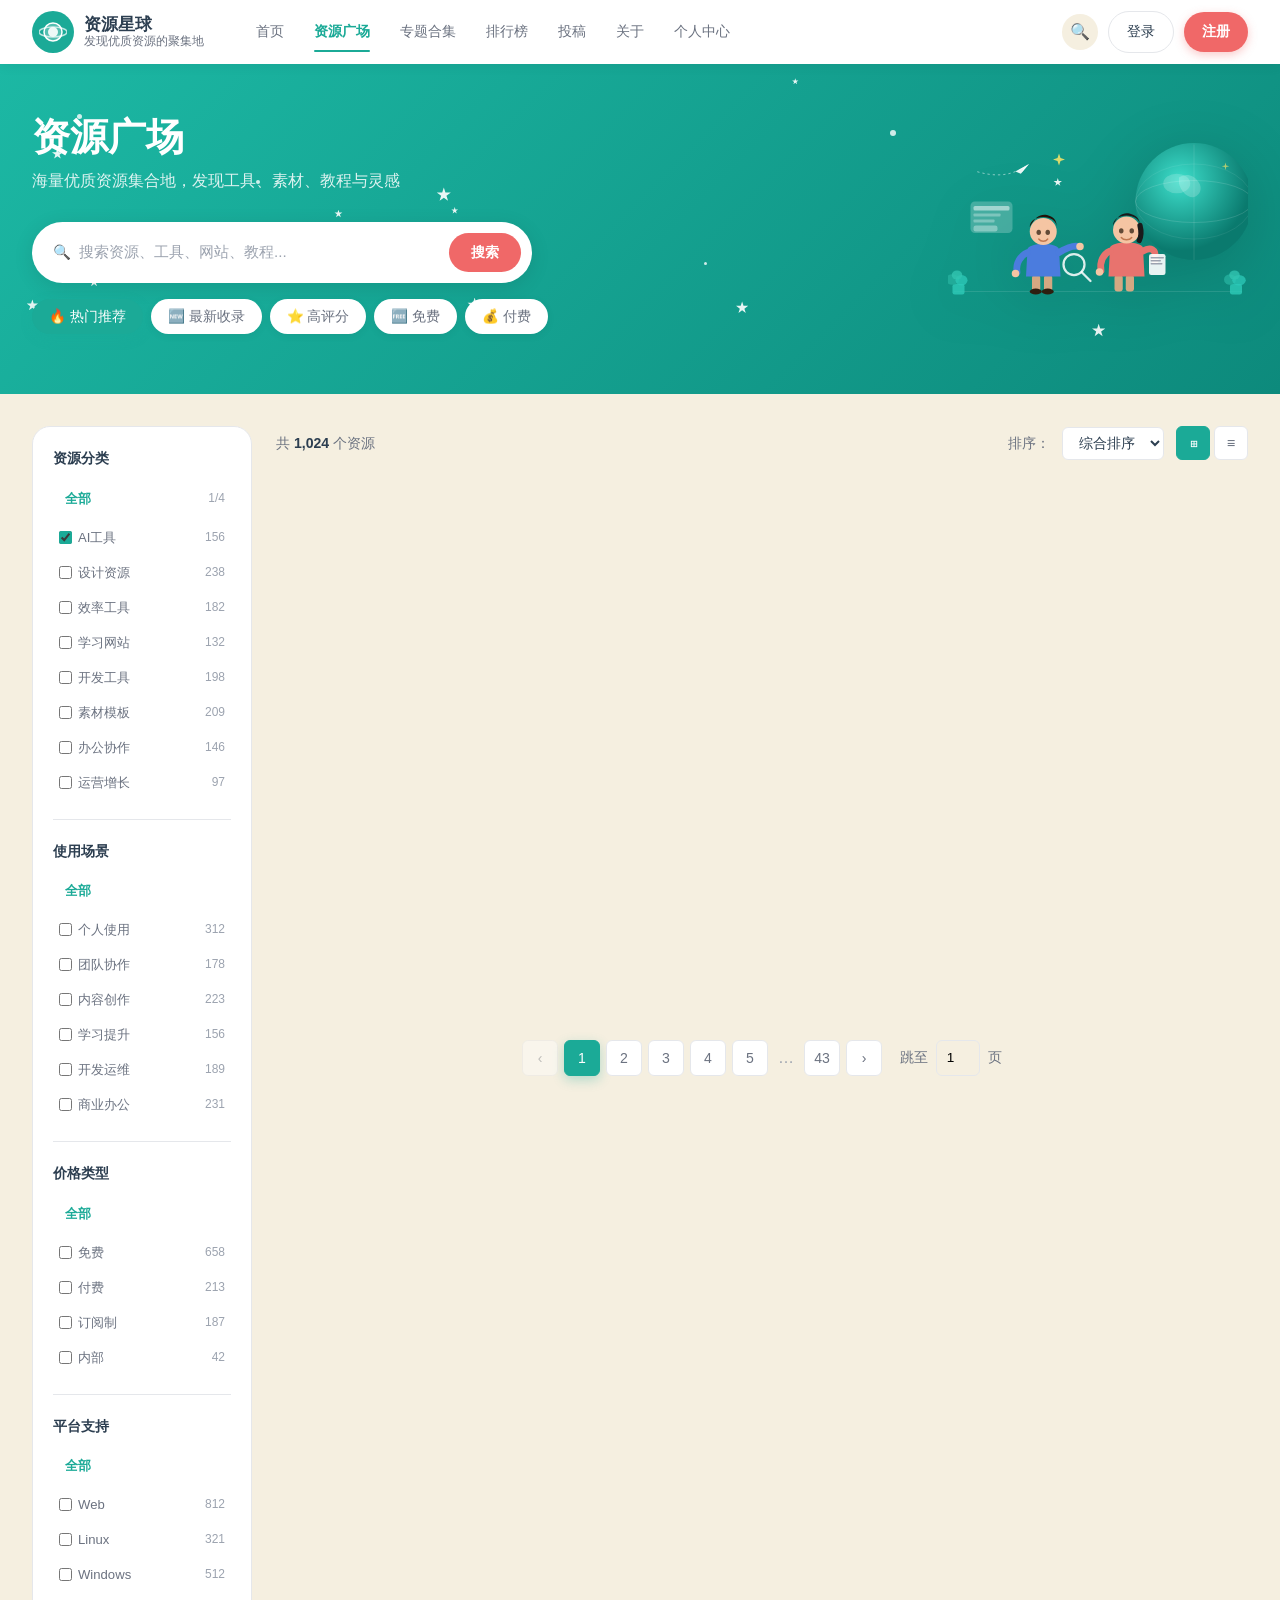
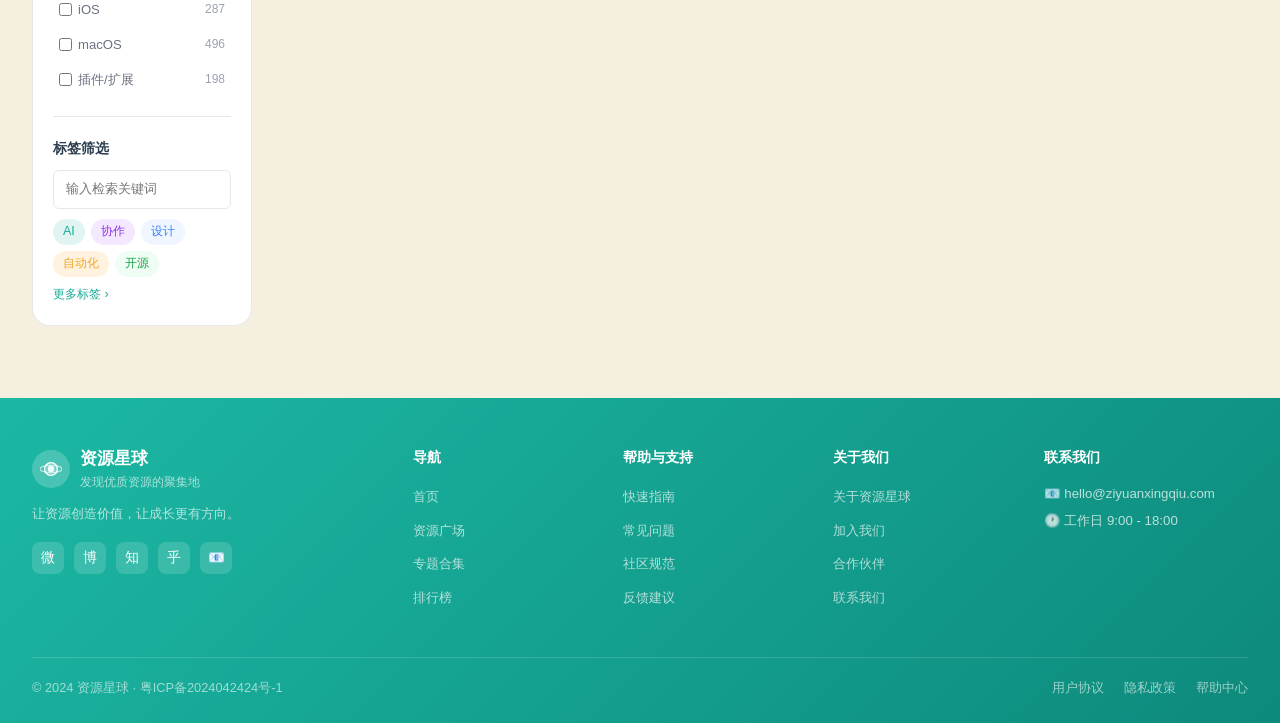
<file: plaza.html>
<!DOCTYPE html>
<html lang="zh-CN">
<head>
  <meta charset="UTF-8" />
  <meta name="viewport" content="width=device-width, initial-scale=1.0" />
  <title>资源广场 - 资源星球</title>
  <link rel="stylesheet" href="css/style.css" />
  <style>
    .resource-card-plaza {
      background: var(--bg-card); border-radius: var(--radius-lg);
      padding: 18px; border: 1px solid var(--border);
      transition: var(--transition); cursor: pointer;
      display: flex; flex-direction: column; gap: 10px;
    }
    .resource-card-plaza:hover {
      transform: translateY(-6px);
      box-shadow: var(--shadow-lg); border-color: transparent;
    }
  </style>
</head>
<body>

<!-- NAVIGATION -->
<nav class="navbar">
  <div class="container-wide">
    <a href="index.html" class="nav-logo">
      <div class="nav-logo-icon">
        <svg viewBox="0 0 28 28" fill="none">
          <circle cx="14" cy="14" r="9" fill="rgba(255,255,255,0.25)" stroke="white" stroke-width="1.5"/>
          <ellipse cx="14" cy="14" rx="14" ry="5" fill="none" stroke="rgba(255,255,255,0.7)" stroke-width="1.5"/>
          <circle cx="14" cy="14" r="5" fill="white" opacity="0.9"/>
        </svg>
      </div>
      <div class="nav-logo-text">
        <span class="name">资源星球</span>
        <span class="sub">发现优质资源的聚集地</span>
      </div>
    </a>
    <div class="nav-links">
      <a href="index.html">首页</a>
      <a href="plaza.html" class="active">资源广场</a>
      <a href="collections.html">专题合集</a>
      <a href="rankings.html">排行榜</a>
      <a href="submit.html">投稿</a>
      <a href="about.html">关于</a>
      <a href="profile.html">个人中心</a>
    </div>
    <div class="nav-actions">
      <button class="nav-search-btn">🔍</button>
      <a href="login.html" class="btn-login">登录</a>
      <a href="login.html" class="btn-register">注册</a>
    </div>
  </div>
</nav>

<!-- PLAZA HERO -->
<section class="hero plaza-hero">
  <div class="hero-sparkles"></div>
  <div class="hero-star" style="width:5px;height:5px;top:15%;left:6%;"></div>
  <div class="hero-star" style="width:4px;height:4px;top:35%;left:20%;animation-delay:0.7s;"></div>
  <div class="hero-star" style="width:6px;height:6px;top:20%;right:30%;animation-delay:1.2s;"></div>
  <div class="hero-star" style="width:3px;height:3px;top:60%;left:55%;animation-delay:0.4s;"></div>

  <div class="container-wide">
    <div class="plaza-hero-inner">
      <div class="plaza-hero-text animate-fade-up">
        <h1>资源广场</h1>
        <p>海量优质资源集合地，发现工具、素材、教程与灵感</p>
        <div class="search-bar" style="max-width:500px;">
          <span class="search-icon">🔍</span>
          <input type="text" placeholder="搜索资源、工具、网站、教程..." />
          <button>搜索</button>
        </div>
        <div class="plaza-filters" style="margin-top:16px;" data-filter-group="hero">
          <span class="filter-pill active">🔥 热门推荐</span>
          <span class="filter-pill">🆕 最新收录</span>
          <span class="filter-pill">⭐ 高评分</span>
          <span class="filter-pill">🆓 免费</span>
          <span class="filter-pill">💰 付费</span>
        </div>
      </div>
      <div class="plaza-hero-illus animate-fade-up-delay2">
        <svg viewBox="0 0 400 220" fill="none" xmlns="http://www.w3.org/2000/svg" style="width:100%;height:100%;filter:drop-shadow(0 12px 30px rgba(0,0,0,0.15));animation:float 6s ease-in-out infinite;">
          <defs>
            <radialGradient id="pGlobeGrad" cx="38%" cy="32%" r="60%">
              <stop offset="0%" stop-color="#3DDECB"/>
              <stop offset="100%" stop-color="#0A7A6E"/>
            </radialGradient>
          </defs>
          <!-- Globe right -->
          <circle cx="328" cy="80" r="78" fill="url(#pGlobeGrad)"/>
          <ellipse cx="305" cy="56" rx="18" ry="13" fill="rgba(255,255,255,0.18)"/>
          <ellipse cx="328" cy="80" rx="78" ry="28" stroke="rgba(255,255,255,0.18)" stroke-width="1" fill="none"/>
          <ellipse cx="328" cy="80" rx="78" ry="50" stroke="rgba(255,255,255,0.10)" stroke-width="1" fill="none"/>
          <line x1="328" y1="4" x2="328" y2="158" stroke="rgba(255,255,255,0.15)" stroke-width="1"/>
          <path d="M308 48 C316 42 328 44 334 54 C340 62 336 72 328 74 C320 76 310 66 308 56 Z" fill="rgba(255,255,255,0.20)"/>
          <!-- Paper airplane -->
          <path d="M108 30 L90 40 L97 43 Z" fill="white" opacity="0.9"/>
          <path d="M108 30 L90 40 L101 36 Z" fill="rgba(255,255,255,0.6)"/>
          <path d="M97 43 L101 36 L108 30 Z" fill="rgba(255,255,255,0.8)"/>
          <path d="M90 40 C76 46 58 46 38 40" stroke="white" stroke-width="1.2" stroke-dasharray="3 4" fill="none" opacity="0.55"/>
          <!-- Sparkles -->
          <path d="M148 16 L150 22 L156 24 L150 26 L148 32 L146 26 L140 24 L146 22 Z" fill="#FFE566" opacity="0.85"/>
          <path d="M370 28 L371 32 L375 33 L371 34 L370 38 L369 34 L365 33 L369 32 Z" fill="#FFE566" opacity="0.65"/>
          <!-- Ground -->
          <line x1="8" y1="200" x2="392" y2="200" stroke="rgba(255,255,255,0.12)" stroke-width="1.2"/>
          <!-- CHARACTER: Blue man searching/browsing (center-left) -->
          <rect x="112" y="178" width="11" height="22" rx="4" fill="#D4A882"/>
          <rect x="128" y="178" width="11" height="22" rx="4" fill="#D4A882"/>
          <ellipse cx="117" cy="200" rx="8" ry="4" fill="#2D1F10"/>
          <ellipse cx="133" cy="200" rx="8" ry="4" fill="#2D1F10"/>
          <path d="M106 144 C106 134 148 134 148 144 L150 180 L104 180 Z" fill="#4B7CDE"/>
          <path d="M106 148 C97 152 90 162 92 174" stroke="#4B7CDE" stroke-width="9" stroke-linecap="round" fill="none"/>
          <circle cx="90" cy="176" r="5" fill="#F5C5A3"/>
          <!-- Search magnifier in hand -->
          <circle cx="168" cy="164" r="14" stroke="white" stroke-width="3" fill="none" opacity="0.85"/>
          <line x1="178" y1="174" x2="190" y2="186" stroke="white" stroke-width="3" stroke-linecap="round" opacity="0.85"/>
          <path d="M148 148 C158 142 168 138 174 140" stroke="#4B7CDE" stroke-width="9" stroke-linecap="round" fill="none"/>
          <circle cx="176" cy="140" r="5" fill="#F5C5A3"/>
          <circle cx="127" cy="120" r="18" fill="#F5C5A3"/>
          <path d="M109 114 C109 96 145 96 145 114 C145 104 140 100 132 98 C124 96 116 100 109 114 Z" fill="#221208"/>
          <ellipse cx="121" cy="121" rx="3" ry="3.5" fill="#3D2B1A" opacity="0.8"/>
          <ellipse cx="133" cy="121" rx="3" ry="3.5" fill="#3D2B1A" opacity="0.8"/>
          <path d="M121 130 C124 134 130 134 133 130" stroke="#C07850" stroke-width="1.8" fill="none" stroke-linecap="round"/>
          <!-- CHARACTER 2: Coral woman with clipboard (right area) -->
          <rect x="222" y="178" width="11" height="22" rx="4" fill="#D4A882"/>
          <rect x="237" y="178" width="11" height="22" rx="4" fill="#D4A882"/>
          <path d="M216 142 C216 132 260 132 260 142 L262 180 L214 180 Z" fill="#E8736E"/>
          <path d="M260 146 C270 140 278 144 276 156" stroke="#E8736E" stroke-width="9" stroke-linecap="round" fill="none"/>
          <circle cx="276" cy="158" r="5" fill="#F5C5A3"/>
          <rect x="268" y="150" width="22" height="28" rx="3" fill="white" opacity="0.9"/>
          <rect x="270" y="154" width="18" height="2" rx="1" fill="#9CA3AF"/>
          <rect x="270" y="158" width="14" height="2" rx="1" fill="#9CA3AF"/>
          <rect x="270" y="162" width="16" height="2" rx="1" fill="#9CA3AF"/>
          <path d="M216 146 C207 150 202 160 204 172" stroke="#E8736E" stroke-width="9" stroke-linecap="round" fill="none"/>
          <circle cx="202" cy="174" r="5" fill="#F5C5A3"/>
          <circle cx="238" cy="118" r="18" fill="#F5C5A3"/>
          <path d="M220 112 C220 94 256 94 256 112 C256 102 250 98 242 96 C234 94 226 98 220 112 Z" fill="#1A1A1A"/>
          <path d="M256 112 C258 120 257 128 255 132" stroke="#1A1A1A" stroke-width="7" stroke-linecap="round" fill="none"/>
          <ellipse cx="231" cy="119" rx="3" ry="3.5" fill="#3D2B1A" opacity="0.8"/>
          <ellipse cx="245" cy="119" rx="3" ry="3.5" fill="#3D2B1A" opacity="0.8"/>
          <path d="M231 128 C234 132 242 132 245 128" stroke="#C07850" stroke-width="1.8" fill="none" stroke-linecap="round"/>
          <!-- Resource cards floating -->
          <rect x="30" y="80" width="56" height="42" rx="6" fill="rgba(255,255,255,0.22)"/>
          <rect x="34" y="86" width="48" height="6" rx="2" fill="rgba(255,255,255,0.5)"/>
          <rect x="34" y="96" width="36" height="4" rx="1" fill="rgba(255,255,255,0.3)"/>
          <rect x="34" y="104" width="28" height="4" rx="1" fill="rgba(255,255,255,0.3)"/>
          <rect x="34" y="112" width="32" height="8" rx="3" fill="rgba(255,255,255,0.35)"/>
          <!-- Plants -->
          <rect x="6" y="190" width="16" height="14" rx="3" fill="#2ECAB8" opacity="0.8"/>
          <ellipse cx="6" cy="184" rx="9" ry="7" fill="#26B09E" opacity="0.8"/>
          <ellipse cx="18" cy="185" rx="8" ry="7" fill="#2ECAB8" opacity="0.75"/>
          <ellipse cx="12" cy="178" rx="7" ry="6" fill="#32C4B0" opacity="0.8"/>
          <rect x="376" y="190" width="16" height="14" rx="3" fill="#2ECAB8" opacity="0.8"/>
          <ellipse cx="376" cy="184" rx="8" ry="7" fill="#26B09E" opacity="0.8"/>
          <ellipse cx="388" cy="185" rx="9" ry="7" fill="#2ECAB8" opacity="0.75"/>
          <ellipse cx="382" cy="178" rx="7" ry="6" fill="#32C4B0" opacity="0.8"/>
        </svg>
      </div>
    </div>
  </div>
</section>

<!-- PLAZA BODY -->
<div class="plaza-body">
  <div class="container-wide">
    <div class="plaza-layout">

      <!-- LEFT SIDEBAR: Filters -->
      <div class="filter-sidebar reveal">
        <div class="filter-section">
          <div class="filter-section-title">资源分类</div>
          <div class="filter-check-list">
            <div class="filter-check active">
              <span class="filter-all">全部</span>
              <span class="count" style="font-size:0.75rem;color:var(--text-light);">1/4</span>
            </div>
            <label class="filter-check">
              <input type="checkbox" checked />
              <label>AI工具</label>
              <span class="count">156</span>
            </label>
            <label class="filter-check">
              <input type="checkbox" />
              <label>设计资源</label>
              <span class="count">238</span>
            </label>
            <label class="filter-check">
              <input type="checkbox" />
              <label>效率工具</label>
              <span class="count">182</span>
            </label>
            <label class="filter-check">
              <input type="checkbox" />
              <label>学习网站</label>
              <span class="count">132</span>
            </label>
            <label class="filter-check">
              <input type="checkbox" />
              <label>开发工具</label>
              <span class="count">198</span>
            </label>
            <label class="filter-check">
              <input type="checkbox" />
              <label>素材模板</label>
              <span class="count">209</span>
            </label>
            <label class="filter-check">
              <input type="checkbox" />
              <label>办公协作</label>
              <span class="count">146</span>
            </label>
            <label class="filter-check">
              <input type="checkbox" />
              <label>运营增长</label>
              <span class="count">97</span>
            </label>
          </div>
        </div>

        <div class="divider"></div>

        <div class="filter-section">
          <div class="filter-section-title">使用场景</div>
          <div class="filter-check-list">
            <div class="filter-check active"><span class="filter-all">全部</span></div>
            <label class="filter-check">
              <input type="checkbox" />
              <label>个人使用</label>
              <span class="count">312</span>
            </label>
            <label class="filter-check">
              <input type="checkbox" />
              <label>团队协作</label>
              <span class="count">178</span>
            </label>
            <label class="filter-check">
              <input type="checkbox" />
              <label>内容创作</label>
              <span class="count">223</span>
            </label>
            <label class="filter-check">
              <input type="checkbox" />
              <label>学习提升</label>
              <span class="count">156</span>
            </label>
            <label class="filter-check">
              <input type="checkbox" />
              <label>开发运维</label>
              <span class="count">189</span>
            </label>
            <label class="filter-check">
              <input type="checkbox" />
              <label>商业办公</label>
              <span class="count">231</span>
            </label>
          </div>
        </div>

        <div class="divider"></div>

        <div class="filter-section">
          <div class="filter-section-title">价格类型</div>
          <div class="filter-check-list">
            <div class="filter-check active"><span class="filter-all">全部</span></div>
            <label class="filter-check">
              <input type="checkbox" />
              <label>免费</label>
              <span class="count">658</span>
            </label>
            <label class="filter-check">
              <input type="checkbox" />
              <label>付费</label>
              <span class="count">213</span>
            </label>
            <label class="filter-check">
              <input type="checkbox" />
              <label>订阅制</label>
              <span class="count">187</span>
            </label>
            <label class="filter-check">
              <input type="checkbox" />
              <label>内部</label>
              <span class="count">42</span>
            </label>
          </div>
        </div>

        <div class="divider"></div>

        <div class="filter-section">
          <div class="filter-section-title">平台支持</div>
          <div class="filter-check-list">
            <div class="filter-check active"><span class="filter-all">全部</span></div>
            <label class="filter-check"><input type="checkbox" /><label>Web</label><span class="count">812</span></label>
            <label class="filter-check"><input type="checkbox" /><label>Linux</label><span class="count">321</span></label>
            <label class="filter-check"><input type="checkbox" /><label>Windows</label><span class="count">512</span></label>
            <label class="filter-check"><input type="checkbox" /><label>iOS</label><span class="count">287</span></label>
            <label class="filter-check"><input type="checkbox" /><label>macOS</label><span class="count">496</span></label>
            <label class="filter-check"><input type="checkbox" /><label>插件/扩展</label><span class="count">198</span></label>
          </div>
        </div>

        <div class="divider"></div>

        <div class="filter-section">
          <div class="filter-section-title">标签筛选</div>
          <input type="text" class="filter-tag-input" placeholder="输入检索关键词" />
          <div style="display:flex;flex-wrap:wrap;gap:6px;margin-top:10px;">
            <span class="tag tag-teal">AI</span>
            <span class="tag tag-purple">协作</span>
            <span class="tag tag-blue">设计</span>
            <span class="tag tag-orange">自动化</span>
            <span class="tag tag-green">开源</span>
          </div>
          <div style="margin-top:8px;font-size:0.78rem;color:var(--primary);cursor:pointer;">更多标签 &rsaquo;</div>
        </div>
      </div>

      <!-- RIGHT: Resource Grid -->
      <div class="plaza-main">
        <div class="plaza-top-bar reveal">
          <div class="plaza-count">共 <strong>1,024</strong> 个资源</div>
          <div class="sort-bar">
            <span class="sort-label">排序：</span>
            <select class="sort-select">
              <option>综合排序</option>
              <option>最新收录</option>
              <option>最多收藏</option>
              <option>最高评分</option>
            </select>
            <div class="view-toggle">
              <button class="view-btn active" data-view="grid" title="卡片视图">⊞</button>
              <button class="view-btn" data-view="list" title="列表视图">≡</button>
            </div>
          </div>
        </div>

        <div class="resources-grid resources-grid-5">

          <!-- Row 1 -->
          <div class="resource-card">
            <div class="resource-card-header">
              <div class="resource-logo logo-notion">N</div>
              <div class="resource-rating"><span class="star">★</span><span class="score">4.9</span></div>
            </div>
            <div class="resource-name">Notion</div>
            <div class="resource-desc">强大的笔记与知识管理协作工具</div>
            <div class="resource-tags"><span class="tag tag-teal">效率工具</span><span class="tag tag-purple">协作</span></div>
            <div class="resource-stats">
              <span>♡ 12.6k</span><span>👁 285k</span>
            </div>
          </div>

          <div class="resource-card">
            <div class="resource-card-header">
              <div class="resource-logo logo-chatgpt">✦</div>
              <div class="resource-rating"><span class="star">★</span><span class="score">4.8</span></div>
            </div>
            <div class="resource-name">ChatGPT</div>
            <div class="resource-desc">AI对话助手，提升效率与创造力</div>
            <div class="resource-tags"><span class="tag tag-teal">AI工具</span><span class="tag tag-orange">生产力</span></div>
            <div class="resource-stats"><span>♡ 28.4k</span><span>👁 856k</span></div>
          </div>

          <div class="resource-card">
            <div class="resource-card-header">
              <div class="resource-logo logo-figma">F</div>
              <div class="resource-rating"><span class="star">★</span><span class="score">4.9</span></div>
            </div>
            <div class="resource-name">Figma</div>
            <div class="resource-desc">在线协作的界面设计工具</div>
            <div class="resource-tags"><span class="tag tag-pink">设计资源</span><span class="tag tag-purple">协作</span></div>
            <div class="resource-stats"><span>♡ 15.7k</span><span>👁 420k</span></div>
          </div>

          <div class="resource-card">
            <div class="resource-card-header">
              <div class="resource-logo logo-midjourney">⛵</div>
              <div class="resource-rating"><span class="star">★</span><span class="score">4.8</span></div>
            </div>
            <div class="resource-name">Midjourney</div>
            <div class="resource-desc">AI绘画，激发无限创意</div>
            <div class="resource-tags"><span class="tag tag-teal">AI工具</span><span class="tag tag-purple">图像生成</span></div>
            <div class="resource-stats"><span>♡ 9.8k</span><span>👁 312k</span></div>
          </div>

          <div class="resource-card">
            <div class="resource-card-header">
              <div class="resource-logo logo-canva">C</div>
              <div class="resource-rating"><span class="star">★</span><span class="score">4.7</span></div>
            </div>
            <div class="resource-name">Canva 可画</div>
            <div class="resource-desc">简单易用的在线设计平台</div>
            <div class="resource-tags"><span class="tag tag-pink">设计资源</span><span class="tag tag-blue">模板</span></div>
            <div class="resource-stats"><span>♡ 11.3k</span><span>👁 380k</span></div>
          </div>

          <!-- Row 2 -->
          <div class="resource-card">
            <div class="resource-card-header">
              <div class="resource-logo logo-github">⬡</div>
              <div class="resource-rating"><span class="star">★</span><span class="score">4.8</span></div>
            </div>
            <div class="resource-name">GitHub</div>
            <div class="resource-desc">全球领先的代码托管与协作平台</div>
            <div class="resource-tags"><span class="tag tag-teal">开发工具</span><span class="tag tag-green">开源</span></div>
            <div class="resource-stats"><span>♡ 18.2k</span><span>👁 965k</span></div>
          </div>

          <div class="resource-card">
            <div class="resource-card-header">
              <div class="resource-logo logo-processon">On</div>
              <div class="resource-rating"><span class="star">★</span><span class="score">4.7</span></div>
            </div>
            <div class="resource-name">ProcessOn</div>
            <div class="resource-desc">在线流程图与思维导图协作工具</div>
            <div class="resource-tags"><span class="tag tag-orange">效率工具</span><span class="tag tag-blue">可视化</span></div>
            <div class="resource-stats"><span>♡ 6.9k</span><span>👁 210k</span></div>
          </div>

          <div class="resource-card">
            <div class="resource-card-header">
              <div class="resource-logo logo-unsplash">U</div>
              <div class="resource-rating"><span class="star">★</span><span class="score">4.8</span></div>
            </div>
            <div class="resource-name">Unsplash</div>
            <div class="resource-desc">高质量免费图片资源库</div>
            <div class="resource-tags"><span class="tag tag-pink">素材模板</span><span class="tag tag-blue">图片</span></div>
            <div class="resource-stats"><span>♡ 13.6k</span><span>👁 720k</span></div>
          </div>

          <div class="resource-card">
            <div class="resource-card-header">
              <div class="resource-logo logo-tencent">文</div>
              <div class="resource-rating"><span class="star">★</span><span class="score">4.6</span></div>
            </div>
            <div class="resource-name">腾讯文档</div>
            <div class="resource-desc">多人实时协作的在线文档工具</div>
            <div class="resource-tags"><span class="tag tag-teal">办公协作</span><span class="tag tag-blue">云端</span></div>
            <div class="resource-stats"><span>♡ 9.2k</span><span>👁 330k</span></div>
          </div>

          <div class="resource-card">
            <div class="resource-card-header">
              <div class="resource-logo logo-obs">OBS</div>
              <div class="resource-rating"><span class="star">★</span><span class="score">4.7</span></div>
            </div>
            <div class="resource-name">OBS Studio</div>
            <div class="resource-desc">免费开源的直播录制软件</div>
            <div class="resource-tags"><span class="tag tag-teal">工具软件</span><span class="tag tag-purple">直播</span></div>
            <div class="resource-stats"><span>♡ 7.5k</span><span>👁 290k</span></div>
          </div>
        </div>

        <!-- Pagination -->
        <div class="pagination reveal">
          <button class="page-btn disabled">‹</button>
          <button class="page-btn active">1</button>
          <button class="page-btn">2</button>
          <button class="page-btn">3</button>
          <button class="page-btn">4</button>
          <button class="page-btn">5</button>
          <span style="padding:0 4px;color:var(--text-light);">…</span>
          <button class="page-btn">43</button>
          <button class="page-btn">›</button>
          <div style="display:flex;align-items:center;gap:8px;margin-left:12px;font-size:0.85rem;color:var(--text-medium);">
            跳至
            <input type="number" min="1" style="width:44px;padding:6px;border:1.5px solid var(--border);border-radius:var(--radius-sm);text-align:center;font-size:0.85rem;" value="1" />
            页
          </div>
        </div>
      </div>
    </div>
  </div>
</div>

<!-- FOOTER -->
<footer class="footer" style="margin-top:40px;">
  <div class="container-wide">
    <div class="footer-grid">
      <div class="footer-brand">
        <div class="logo-wrap">
          <div class="logo-circle">
            <svg viewBox="0 0 24 24" fill="none" width="22" height="22">
              <circle cx="12" cy="12" r="7" fill="rgba(255,255,255,0.25)" stroke="white" stroke-width="1.5"/>
              <ellipse cx="12" cy="12" rx="12" ry="4" fill="none" stroke="rgba(255,255,255,0.6)" stroke-width="1.5"/>
              <circle cx="12" cy="12" r="3.5" fill="white" opacity="0.9"/>
            </svg>
          </div>
          <div>
            <div class="name">资源星球</div>
            <div style="font-size:0.72rem;opacity:0.7;">发现优质资源的聚集地</div>
          </div>
        </div>
        <p>让资源创造价值，让成长更有方向。</p>
        <div class="footer-socials">
          <a href="#" class="footer-social-btn">微</a>
          <a href="#" class="footer-social-btn">博</a>
          <a href="#" class="footer-social-btn">知</a>
          <a href="#" class="footer-social-btn">乎</a>
          <a href="#" class="footer-social-btn">📧</a>
        </div>
      </div>
      <div class="footer-col"><h4>导航</h4><ul>
        <li><a href="index.html">首页</a></li><li><a href="plaza.html">资源广场</a></li>
        <li><a href="collections.html">专题合集</a></li><li><a href="rankings.html">排行榜</a></li>
      </ul></div>
      <div class="footer-col"><h4>帮助与支持</h4><ul>
        <li><a href="#">快速指南</a></li><li><a href="#">常见问题</a></li>
        <li><a href="#">社区规范</a></li><li><a href="#">反馈建议</a></li>
      </ul></div>
      <div class="footer-col"><h4>关于我们</h4><ul>
        <li><a href="#">关于资源星球</a></li><li><a href="#">加入我们</a></li>
        <li><a href="#">合作伙伴</a></li><li><a href="#">联系我们</a></li>
      </ul></div>
      <div class="footer-col footer-contact"><h4>联系我们</h4>
        <p>📧 hello@ziyuanxingqiu.com</p>
        <p>🕐 工作日 9:00 - 18:00</p>
      </div>
    </div>
    <div class="footer-bottom">
      <p>© 2024 资源星球 · 粤ICP备2024042424号-1</p>
      <div class="footer-bottom-links">
        <a href="#">用户协议</a><a href="#">隐私政策</a><a href="#">帮助中心</a>
      </div>
    </div>
  </div>
</footer>

<script src="js/main.js"></script>
</body>
</html>
</file>
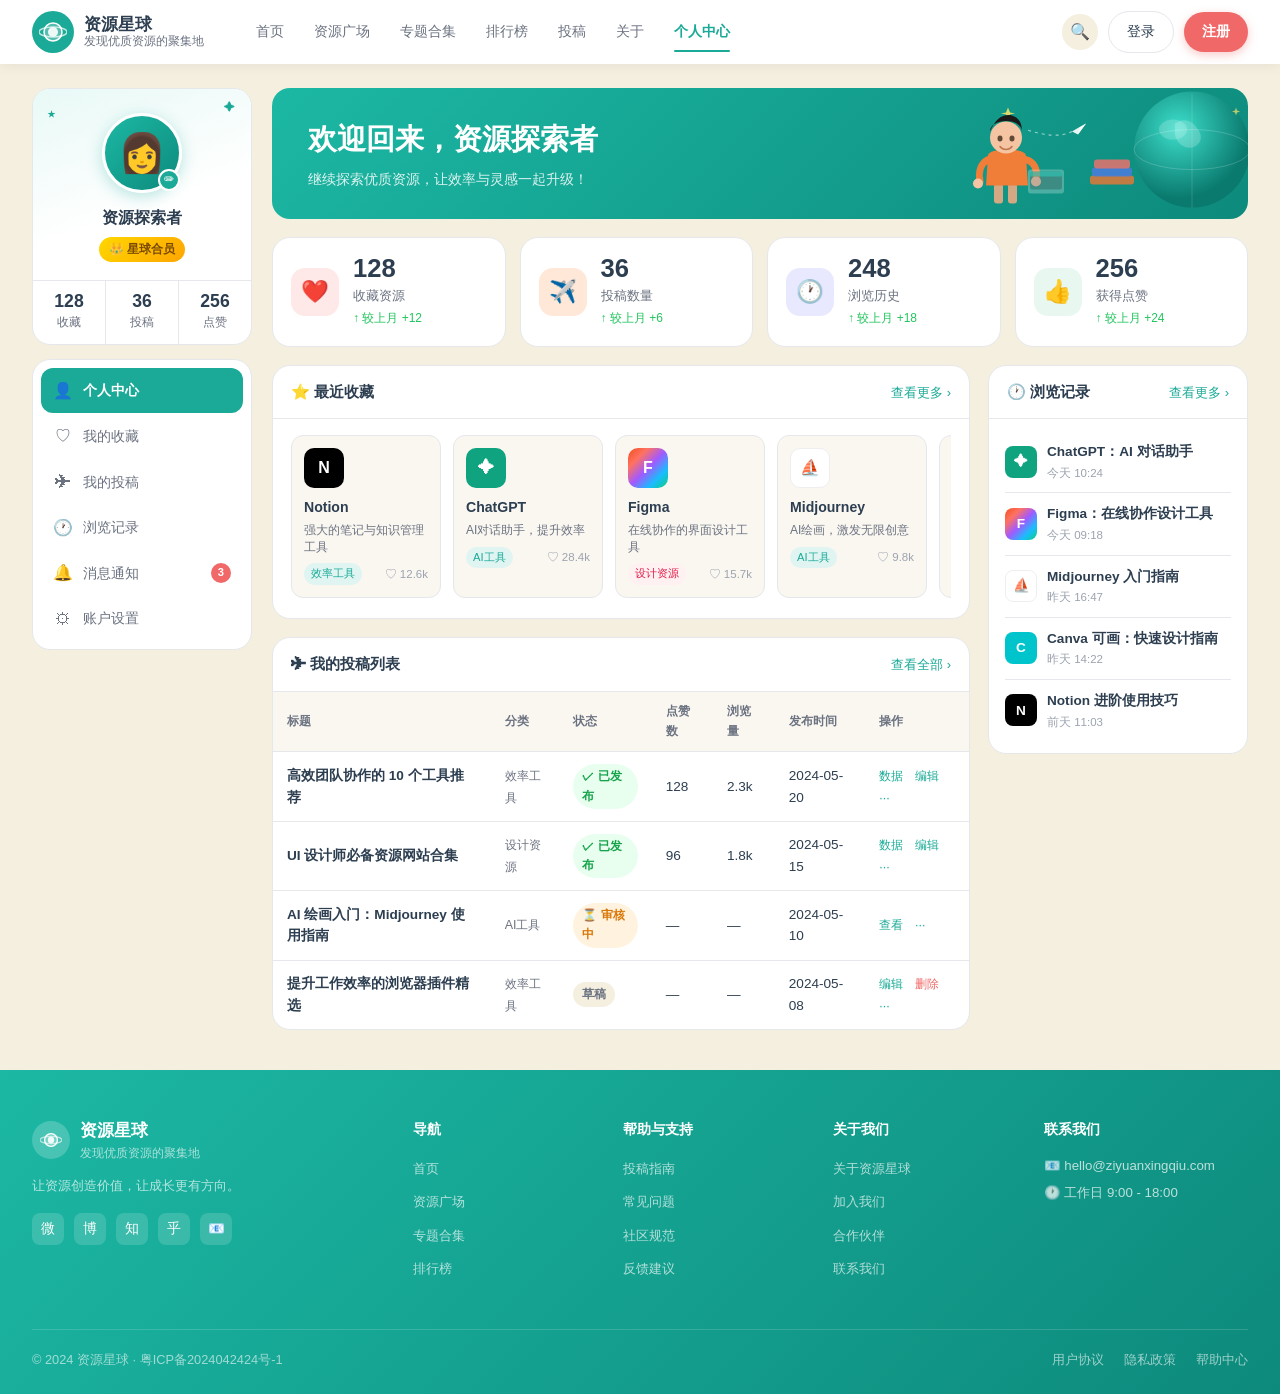
<file: profile.html>
<!DOCTYPE html>
<html lang="zh-CN">
<head>
  <meta charset="UTF-8" />
  <meta name="viewport" content="width=device-width, initial-scale=1.0" />
  <title>个人中心 - 资源星球</title>
  <link rel="stylesheet" href="css/style.css" />
  <style>
    .profile-layout {
      display: grid;
      grid-template-columns: 220px 1fr;
      gap: 20px;
      padding: 24px 0 40px;
    }

    /* ===== LEFT SIDEBAR ===== */
    .profile-sidebar {
      display: flex; flex-direction: column; gap: 14px;
    }
    .profile-card {
      background: #fff; border-radius: var(--radius-lg);
      border: 1px solid var(--border);
      overflow: hidden;
    }
    .profile-avatar-section {
      padding: 24px 20px 18px;
      display: flex; flex-direction: column; align-items: center;
      background: linear-gradient(160deg, #E8F9F6 0%, #fff 60%);
      position: relative;
    }
    .profile-avatar-wrap {
      position: relative; margin-bottom: 12px;
    }
    .profile-avatar {
      width: 80px; height: 80px; border-radius: 50%;
      background: linear-gradient(135deg, #1CB8A4, #0D8A7C);
      display: flex; align-items: center; justify-content: center;
      font-size: 2.4rem; border: 3px solid #fff;
      box-shadow: 0 4px 16px rgba(27,170,151,0.3);
      transition: var(--transition);
    }
    .profile-avatar:hover { transform: scale(1.05); }
    .avatar-edit-btn {
      position: absolute; bottom: 2px; right: 2px;
      width: 22px; height: 22px; border-radius: 50%;
      background: var(--primary); color: #fff;
      display: flex; align-items: center; justify-content: center;
      font-size: 0.65rem; border: 2px solid #fff; cursor: pointer;
      transition: var(--transition);
    }
    .avatar-edit-btn:hover { background: var(--primary-dark); transform: scale(1.1); }
    .profile-name { font-size: 1rem; font-weight: 700; margin-bottom: 6px; }
    .profile-badge {
      display: inline-flex; align-items: center; gap: 4px;
      padding: 3px 10px; border-radius: var(--radius-full);
      background: linear-gradient(135deg, #FFD700, #FFA500);
      color: #7A4A00; font-size: 0.75rem; font-weight: 700;
    }
    .profile-stats {
      display: flex; gap: 0;
      border-top: 1px solid var(--border);
    }
    .profile-stat-item {
      flex: 1; padding: 12px 8px; text-align: center;
      border-right: 1px solid var(--border);
      cursor: pointer; transition: var(--transition);
    }
    .profile-stat-item:last-child { border-right: none; }
    .profile-stat-item:hover { background: var(--primary-light); }
    .profile-stat-num { font-size: 1.1rem; font-weight: 800; color: var(--text-dark); line-height: 1; }
    .profile-stat-label { font-size: 0.72rem; color: var(--text-medium); margin-top: 3px; }

    /* Sidebar nav */
    .sidebar-nav { padding: 8px; }
    .sidebar-nav-item {
      display: flex; align-items: center; gap: 10px;
      padding: 10px 12px; border-radius: var(--radius-md);
      font-size: 0.88rem; color: var(--text-medium);
      cursor: pointer; transition: var(--transition);
      text-decoration: none;
    }
    .sidebar-nav-item:hover { background: var(--primary-light); color: var(--primary); }
    .sidebar-nav-item.active {
      background: var(--primary); color: #fff; font-weight: 600;
    }
    .sidebar-nav-item .nav-icon { font-size: 1rem; width: 20px; text-align: center; }
    .sidebar-nav-item .badge-count {
      margin-left: auto; background: var(--accent-red); color: #fff;
      border-radius: var(--radius-full); padding: 1px 7px; font-size: 0.7rem; font-weight: 700;
    }

    /* ===== MAIN CONTENT ===== */
    .profile-main { display: flex; flex-direction: column; gap: 18px; }

    /* Welcome banner */
    .welcome-banner {
      background: linear-gradient(135deg, #1CB8A4 0%, #0D8A7C 100%);
      border-radius: var(--radius-lg); padding: 28px 36px;
      display: flex; align-items: center; justify-content: space-between;
      position: relative; overflow: hidden; color: #fff;
      min-height: 120px;
    }
    .welcome-banner-text h2 { font-size: 1.8rem; font-weight: 800; margin-bottom: 6px; }
    .welcome-banner-text p { opacity: 0.85; font-size: 0.9rem; }
    .welcome-banner-decor {
      position: absolute; right: 0; top: 0; bottom: 0;
      width: 280px; overflow: hidden;
      display: flex; align-items: center; justify-content: flex-end;
    }
    .wb-star { position: absolute; color: rgba(255,255,255,0.7); animation: twinkle 3s ease-in-out infinite; }
    .wb-planet {
      width: 70px; height: 70px; border-radius: 50%;
      background: radial-gradient(circle at 35%,rgba(255,255,255,0.2),rgba(13,138,124,0.6));
      border: 1px solid rgba(255,255,255,0.2);
      animation: float 6s ease-in-out infinite;
      position: absolute; right: 60px; top: 15px;
    }
    .wb-airplane { position: absolute; font-size: 1.4rem; animation: fly 7s ease-in-out infinite; color: rgba(255,255,255,0.85); }

    /* Stats cards row */
    .stats-cards-row { display: grid; grid-template-columns: repeat(4, 1fr); gap: 14px; }
    .stats-card {
      background: #fff; border-radius: var(--radius-lg);
      border: 1px solid var(--border); padding: 18px;
      display: flex; align-items: center; gap: 14px;
      transition: var(--transition); cursor: pointer;
    }
    .stats-card:hover { transform: translateY(-4px); box-shadow: var(--shadow-lg); border-color: transparent; }
    .stats-card-icon {
      width: 48px; height: 48px; border-radius: 14px;
      display: flex; align-items: center; justify-content: center;
      font-size: 1.4rem; flex-shrink: 0;
    }
    .stats-card-body { flex: 1; }
    .stats-card-num { font-size: 1.6rem; font-weight: 800; line-height: 1; color: var(--text-dark); }
    .stats-card-label { font-size: 0.82rem; color: var(--text-medium); margin: 3px 0; }
    .stats-card-trend { font-size: 0.75rem; color: #22C55E; display: flex; align-items: center; gap: 2px; }

    /* Main two-col layout */
    .main-grid { display: grid; grid-template-columns: 1fr 260px; gap: 18px; }

    /* Recent collections */
    .content-card {
      background: #fff; border-radius: var(--radius-lg);
      border: 1px solid var(--border); overflow: hidden;
    }
    .content-card-header {
      padding: 14px 18px; border-bottom: 1px solid var(--border);
      display: flex; align-items: center; justify-content: space-between;
    }
    .content-card-title { font-size: 0.95rem; font-weight: 700; display: flex; align-items: center; gap: 6px; }
    .content-card-more { font-size: 0.82rem; color: var(--primary); cursor: pointer; transition: var(--transition); }
    .content-card-more:hover { opacity: 0.7; }
    .content-card-body { padding: 16px 18px; }

    .recent-resources { display: flex; gap: 12px; overflow-x: auto; padding-bottom: 4px; }
    .recent-resource-item {
      flex: 0 0 150px; background: var(--bg-light);
      border: 1px solid var(--border); border-radius: var(--radius-md);
      padding: 12px; cursor: pointer; transition: var(--transition);
    }
    .recent-resource-item:hover { transform: translateY(-4px); box-shadow: var(--shadow-md); border-color: var(--primary); }
    .recent-res-logo {
      width: 40px; height: 40px; border-radius: 10px;
      display: flex; align-items: center; justify-content: center;
      font-size: 1rem; font-weight: 800; margin-bottom: 8px;
    }
    .recent-res-name { font-size: 0.88rem; font-weight: 700; margin-bottom: 3px; }
    .recent-res-desc { font-size: 0.75rem; color: var(--text-medium); line-height: 1.4; margin-bottom: 8px; }
    .recent-res-meta { display: flex; align-items: center; justify-content: space-between; }
    .recent-res-count { font-size: 0.72rem; color: var(--text-light); }

    /* Submissions table */
    .submit-table { width: 100%; }
    .submit-table th {
      background: var(--bg-light); padding: 10px 14px;
      font-size: 0.78rem; font-weight: 600; color: var(--text-medium);
      border-bottom: 1px solid var(--border); text-align: left;
    }
    .submit-table td {
      padding: 12px 14px; font-size: 0.85rem;
      border-bottom: 1px solid var(--border); vertical-align: middle;
    }
    .submit-table tr:last-child td { border-bottom: none; }
    .submit-table tr:hover td { background: var(--bg-light); }
    .submit-title { font-weight: 600; color: var(--text-dark); }
    .submit-category { font-size: 0.78rem; color: var(--text-medium); }
    .status-badge {
      display: inline-flex; align-items: center; gap: 3px;
      padding: 3px 9px; border-radius: var(--radius-full);
      font-size: 0.75rem; font-weight: 600;
    }
    .status-published { background: #E8FFF0; color: #16A34A; }
    .status-reviewing { background: #FFF3E0; color: #D97706; }
    .status-draft { background: var(--bg-cream); color: var(--text-medium); }
    .table-action-btn {
      font-size: 0.78rem; color: var(--primary); cursor: pointer;
      margin-right: 8px; transition: var(--transition);
    }
    .table-action-btn:hover { opacity: 0.7; }
    .table-action-btn.del { color: var(--accent-red); }

    /* Browse history sidebar */
    .history-item {
      display: flex; align-items: center; gap: 10px;
      padding: 10px 0; border-bottom: 1px solid var(--border);
      cursor: pointer; transition: var(--transition);
    }
    .history-item:last-child { border-bottom: none; }
    .history-item:hover { transform: translateX(3px); }
    .history-logo {
      width: 32px; height: 32px; border-radius: 8px;
      display: flex; align-items: center; justify-content: center;
      font-size: 0.85rem; font-weight: 800; flex-shrink: 0;
    }
    .history-info { flex: 1; min-width: 0; }
    .history-name { font-size: 0.85rem; font-weight: 600; white-space: nowrap; overflow: hidden; text-overflow: ellipsis; }
    .history-time { font-size: 0.72rem; color: var(--text-light); margin-top: 1px; }
  </style>
</head>
<body>

<!-- NAVIGATION -->
<nav class="navbar">
  <div class="container-wide">
    <a href="index.html" class="nav-logo">
      <div class="nav-logo-icon">
        <svg viewBox="0 0 28 28" fill="none">
          <circle cx="14" cy="14" r="9" fill="rgba(255,255,255,0.25)" stroke="white" stroke-width="1.5"/>
          <ellipse cx="14" cy="14" rx="14" ry="5" fill="none" stroke="rgba(255,255,255,0.7)" stroke-width="1.5"/>
          <circle cx="14" cy="14" r="5" fill="white" opacity="0.9"/>
        </svg>
      </div>
      <div class="nav-logo-text">
        <span class="name">资源星球</span>
        <span class="sub">发现优质资源的聚集地</span>
      </div>
    </a>
    <div class="nav-links">
      <a href="index.html">首页</a>
      <a href="plaza.html">资源广场</a>
      <a href="collections.html">专题合集</a>
      <a href="rankings.html">排行榜</a>
      <a href="submit.html">投稿</a>
      <a href="about.html">关于</a>
      <a href="profile.html" class="active">个人中心</a>
    </div>
    <div class="nav-actions">
      <button class="nav-search-btn">🔍</button>
      <a href="login.html" class="btn-login">登录</a>
      <a href="login.html" class="btn-register">注册</a>
    </div>
  </div>
</nav>

<!-- PAGE BODY -->
<div class="container-wide">
  <div class="profile-layout">

    <!-- LEFT SIDEBAR -->
    <div class="profile-sidebar">

      <!-- Avatar card -->
      <div class="profile-card">
        <div class="profile-avatar-section">
          <!-- Floating decoration -->
          <div style="position:absolute;top:10px;right:16px;font-size:0.7rem;color:var(--primary);animation:twinkle 2.5s ease-in-out infinite;">✦</div>
          <div style="position:absolute;top:18px;left:14px;font-size:0.55rem;color:var(--primary);animation:twinkle 3s ease-in-out infinite 0.5s;">★</div>
          <div class="profile-avatar-wrap">
            <div class="profile-avatar">👩</div>
            <div class="avatar-edit-btn">✏</div>
          </div>
          <div class="profile-name">资源探索者</div>
          <div class="profile-badge">👑 星球合员</div>
        </div>
        <div class="profile-stats">
          <div class="profile-stat-item">
            <div class="profile-stat-num">128</div>
            <div class="profile-stat-label">收藏</div>
          </div>
          <div class="profile-stat-item">
            <div class="profile-stat-num">36</div>
            <div class="profile-stat-label">投稿</div>
          </div>
          <div class="profile-stat-item">
            <div class="profile-stat-num">256</div>
            <div class="profile-stat-label">点赞</div>
          </div>
        </div>
      </div>

      <!-- Nav menu -->
      <div class="profile-card">
        <div class="sidebar-nav">
          <a href="profile.html" class="sidebar-nav-item active">
            <span class="nav-icon">👤</span> 个人中心
          </a>
          <a href="#" class="sidebar-nav-item">
            <span class="nav-icon">♡</span> 我的收藏
          </a>
          <a href="#" class="sidebar-nav-item">
            <span class="nav-icon">✈</span> 我的投稿
          </a>
          <a href="#" class="sidebar-nav-item">
            <span class="nav-icon">🕐</span> 浏览记录
          </a>
          <a href="#" class="sidebar-nav-item">
            <span class="nav-icon">🔔</span> 消息通知
            <span class="badge-count">3</span>
          </a>
          <a href="#" class="sidebar-nav-item">
            <span class="nav-icon">⚙</span> 账户设置
          </a>
        </div>
      </div>
    </div>

    <!-- MAIN CONTENT -->
    <div class="profile-main">

      <!-- Welcome banner -->
      <div class="welcome-banner reveal">
        <div class="welcome-banner-text">
          <h2>欢迎回来，资源探索者</h2>
          <p>继续探索优质资源，让效率与灵感一起升级！</p>
        </div>
        <div class="welcome-banner-decor">
          <svg viewBox="0 0 280 120" fill="none" xmlns="http://www.w3.org/2000/svg" style="width:100%;height:100%;animation:float 7s ease-in-out infinite;">
            <defs>
              <radialGradient id="wGlobeGrad" cx="38%" cy="32%" r="60%">
                <stop offset="0%" stop-color="#3DDECB"/>
                <stop offset="100%" stop-color="#0A7A6E"/>
              </radialGradient>
            </defs>
            <!-- Globe right side -->
            <circle cx="224" cy="56" r="58" fill="url(#wGlobeGrad)"/>
            <ellipse cx="205" cy="36" rx="14" ry="10" fill="rgba(255,255,255,0.18)"/>
            <ellipse cx="224" cy="56" rx="58" ry="20" stroke="rgba(255,255,255,0.18)" stroke-width="1" fill="none"/>
            <line x1="224" y1="0" x2="224" y2="114" stroke="rgba(255,255,255,0.15)" stroke-width="1"/>
            <path d="M207 30 C215 24 224 26 230 36 C236 44 232 52 224 54 C216 56 206 48 207 38 Z" fill="rgba(255,255,255,0.20)"/>
            <!-- Sparkles -->
            <path d="M40 14 L42 19 L47 20 L42 21 L40 26 L38 21 L33 20 L38 19 Z" fill="#FFE566" opacity="0.85"/>
            <path d="M268 14 L269 17 L272 18 L269 19 L268 22 L267 19 L264 18 L267 17 Z" fill="#FFE566" opacity="0.7"/>
            <!-- Paper airplane -->
            <path d="M118 30 L104 38 L110 41 Z" fill="white" opacity="0.9"/>
            <path d="M118 30 L104 38 L112 34 Z" fill="rgba(255,255,255,0.6)"/>
            <path d="M110 41 L112 34 L118 30 Z" fill="rgba(255,255,255,0.8)"/>
            <path d="M104 38 C92 44 76 42 58 36" stroke="white" stroke-width="1.2" stroke-dasharray="3 4" fill="none" opacity="0.55"/>
            <!-- Character: Orange hoodie person at desk (left) -->
            <rect x="26" y="90" width="9" height="20" rx="3" fill="#D4A882"/>
            <rect x="40" y="90" width="9" height="20" rx="3" fill="#D4A882"/>
            <path d="M20 62 C20 54 58 54 58 62 L60 92 L18 92 Z" fill="#F07D38"/>
            <path d="M20 66 C13 70 10 78 12 88" stroke="#F07D38" stroke-width="7" stroke-linecap="round" fill="none"/>
            <circle cx="10" cy="90" r="5" fill="#F5C5A3"/>
            <!-- Right arm on desk/laptop -->
            <path d="M58 66 C66 68 70 76 68 86" stroke="#F07D38" stroke-width="7" stroke-linecap="round" fill="none"/>
            <circle cx="68" cy="88" r="5" fill="#F5C5A3"/>
            <!-- Small laptop -->
            <rect x="60" y="76" width="36" height="24" rx="3" fill="rgba(255,255,255,0.25)"/>
            <rect x="62" y="78" width="32" height="18" rx="2" fill="rgba(0,0,0,0.2)"/>
            <rect x="62" y="78" width="32" height="5" rx="1" fill="#2ECAB8" opacity="0.6"/>
            <!-- Head -->
            <circle cx="38" cy="44" r="16" fill="#F5C5A3"/>
            <path d="M22 38 C22 24 54 24 54 38 C54 28 50 24 44 22 C36 20 28 24 22 38 Z" fill="#1A1A1A"/>
            <ellipse cx="32" cy="45" rx="2.5" ry="3" fill="#3D2B1A" opacity="0.8"/>
            <ellipse cx="44" cy="45" rx="2.5" ry="3" fill="#3D2B1A" opacity="0.8"/>
            <path d="M32 53 C35 57 41 57 44 53" stroke="#C07850" stroke-width="1.6" fill="none" stroke-linecap="round"/>
            <!-- Books stack -->
            <rect x="122" y="82" width="44" height="9" rx="3" fill="#E07838" opacity="0.85"/>
            <rect x="124" y="74" width="40" height="9" rx="3" fill="#4B7CDE" opacity="0.85"/>
            <rect x="126" y="66" width="36" height="9" rx="3" fill="#E8736E" opacity="0.85"/>
          </svg>
        </div>
      </div>

      <!-- Stats cards -->
      <div class="stats-cards-row">
        <div class="stats-card reveal">
          <div class="stats-card-icon" style="background:#FFE8E8;">❤️</div>
          <div class="stats-card-body">
            <div class="stats-card-num">128</div>
            <div class="stats-card-label">收藏资源</div>
            <div class="stats-card-trend">↑ 较上月 +12</div>
          </div>
        </div>
        <div class="stats-card reveal">
          <div class="stats-card-icon" style="background:#FFE8D8;">✈️</div>
          <div class="stats-card-body">
            <div class="stats-card-num">36</div>
            <div class="stats-card-label">投稿数量</div>
            <div class="stats-card-trend">↑ 较上月 +6</div>
          </div>
        </div>
        <div class="stats-card reveal">
          <div class="stats-card-icon" style="background:#E8E8FF;">🕐</div>
          <div class="stats-card-body">
            <div class="stats-card-num">248</div>
            <div class="stats-card-label">浏览历史</div>
            <div class="stats-card-trend">↑ 较上月 +18</div>
          </div>
        </div>
        <div class="stats-card reveal">
          <div class="stats-card-icon" style="background:#E8F8F0;">👍</div>
          <div class="stats-card-body">
            <div class="stats-card-num">256</div>
            <div class="stats-card-label">获得点赞</div>
            <div class="stats-card-trend">↑ 较上月 +24</div>
          </div>
        </div>
      </div>

      <!-- Bottom: main grid -->
      <div class="main-grid">
        <div style="display:flex;flex-direction:column;gap:18px;">

          <!-- Recent collections -->
          <div class="content-card reveal">
            <div class="content-card-header">
              <div class="content-card-title">⭐ 最近收藏</div>
              <span class="content-card-more">查看更多 &rsaquo;</span>
            </div>
            <div class="content-card-body">
              <div class="recent-resources">
                <div class="recent-resource-item">
                  <div class="recent-res-logo logo-notion">N</div>
                  <div class="recent-res-name">Notion</div>
                  <div class="recent-res-desc">强大的笔记与知识管理工具</div>
                  <div class="recent-res-meta">
                    <span class="tag tag-teal" style="font-size:0.7rem;padding:2px 7px;">效率工具</span>
                    <span class="recent-res-count">♡ 12.6k</span>
                  </div>
                </div>
                <div class="recent-resource-item">
                  <div class="recent-res-logo logo-chatgpt">✦</div>
                  <div class="recent-res-name">ChatGPT</div>
                  <div class="recent-res-desc">AI对话助手，提升效率</div>
                  <div class="recent-res-meta">
                    <span class="tag tag-teal" style="font-size:0.7rem;padding:2px 7px;">AI工具</span>
                    <span class="recent-res-count">♡ 28.4k</span>
                  </div>
                </div>
                <div class="recent-resource-item">
                  <div class="recent-res-logo logo-figma">F</div>
                  <div class="recent-res-name">Figma</div>
                  <div class="recent-res-desc">在线协作的界面设计工具</div>
                  <div class="recent-res-meta">
                    <span class="tag tag-pink" style="font-size:0.7rem;padding:2px 7px;">设计资源</span>
                    <span class="recent-res-count">♡ 15.7k</span>
                  </div>
                </div>
                <div class="recent-resource-item">
                  <div class="recent-res-logo logo-midjourney">⛵</div>
                  <div class="recent-res-name">Midjourney</div>
                  <div class="recent-res-desc">AI绘画，激发无限创意</div>
                  <div class="recent-res-meta">
                    <span class="tag tag-teal" style="font-size:0.7rem;padding:2px 7px;">AI工具</span>
                    <span class="recent-res-count">♡ 9.8k</span>
                  </div>
                </div>
                <div class="recent-resource-item">
                  <div class="recent-res-logo logo-canva">C</div>
                  <div class="recent-res-name">Canva 可画</div>
                  <div class="recent-res-desc">简单易用的在线设计平台</div>
                  <div class="recent-res-meta">
                    <span class="tag tag-pink" style="font-size:0.7rem;padding:2px 7px;">设计资源</span>
                    <span class="recent-res-count">♡ 11.3k</span>
                  </div>
                </div>
              </div>
            </div>
          </div>

          <!-- Submission list -->
          <div class="content-card reveal">
            <div class="content-card-header">
              <div class="content-card-title">✈ 我的投稿列表</div>
              <span class="content-card-more">查看全部 &rsaquo;</span>
            </div>
            <table class="submit-table">
              <thead>
                <tr>
                  <th>标题</th>
                  <th>分类</th>
                  <th>状态</th>
                  <th>点赞数</th>
                  <th>浏览量</th>
                  <th>发布时间</th>
                  <th>操作</th>
                </tr>
              </thead>
              <tbody>
                <tr>
                  <td><div class="submit-title">高效团队协作的 10 个工具推荐</div></td>
                  <td><span class="submit-category">效率工具</span></td>
                  <td><span class="status-badge status-published">✓ 已发布</span></td>
                  <td>128</td>
                  <td>2.3k</td>
                  <td>2024-05-20</td>
                  <td>
                    <span class="table-action-btn">数据</span>
                    <span class="table-action-btn">编辑</span>
                    <span class="table-action-btn">···</span>
                  </td>
                </tr>
                <tr>
                  <td><div class="submit-title">UI 设计师必备资源网站合集</div></td>
                  <td><span class="submit-category">设计资源</span></td>
                  <td><span class="status-badge status-published">✓ 已发布</span></td>
                  <td>96</td>
                  <td>1.8k</td>
                  <td>2024-05-15</td>
                  <td>
                    <span class="table-action-btn">数据</span>
                    <span class="table-action-btn">编辑</span>
                    <span class="table-action-btn">···</span>
                  </td>
                </tr>
                <tr>
                  <td><div class="submit-title">AI 绘画入门：Midjourney 使用指南</div></td>
                  <td><span class="submit-category">AI工具</span></td>
                  <td><span class="status-badge status-reviewing">⏳ 审核中</span></td>
                  <td>—</td>
                  <td>—</td>
                  <td>2024-05-10</td>
                  <td>
                    <span class="table-action-btn">查看</span>
                    <span class="table-action-btn">···</span>
                  </td>
                </tr>
                <tr>
                  <td><div class="submit-title">提升工作效率的浏览器插件精选</div></td>
                  <td><span class="submit-category">效率工具</span></td>
                  <td><span class="status-badge status-draft">草稿</span></td>
                  <td>—</td>
                  <td>—</td>
                  <td>2024-05-08</td>
                  <td>
                    <span class="table-action-btn">编辑</span>
                    <span class="table-action-btn del">删除</span>
                    <span class="table-action-btn">···</span>
                  </td>
                </tr>
              </tbody>
            </table>
          </div>
        </div>

        <!-- Right: Browse history -->
        <div>
          <div class="content-card reveal">
            <div class="content-card-header">
              <div class="content-card-title">🕐 浏览记录</div>
              <span class="content-card-more">查看更多 &rsaquo;</span>
            </div>
            <div class="content-card-body" style="padding:12px 16px;">
              <div class="history-item">
                <div class="history-logo logo-chatgpt">✦</div>
                <div class="history-info">
                  <div class="history-name">ChatGPT：AI 对话助手</div>
                  <div class="history-time">今天 10:24</div>
                </div>
              </div>
              <div class="history-item">
                <div class="history-logo logo-figma">F</div>
                <div class="history-info">
                  <div class="history-name">Figma：在线协作设计工具</div>
                  <div class="history-time">今天 09:18</div>
                </div>
              </div>
              <div class="history-item">
                <div class="history-logo logo-midjourney">⛵</div>
                <div class="history-info">
                  <div class="history-name">Midjourney 入门指南</div>
                  <div class="history-time">昨天 16:47</div>
                </div>
              </div>
              <div class="history-item">
                <div class="history-logo logo-canva">C</div>
                <div class="history-info">
                  <div class="history-name">Canva 可画：快速设计指南</div>
                  <div class="history-time">昨天 14:22</div>
                </div>
              </div>
              <div class="history-item">
                <div class="history-logo logo-notion">N</div>
                <div class="history-info">
                  <div class="history-name">Notion 进阶使用技巧</div>
                  <div class="history-time">前天 11:03</div>
                </div>
              </div>
            </div>
          </div>
        </div>
      </div>

    </div><!-- end profile-main -->
  </div><!-- end profile-layout -->
</div>

<!-- FOOTER -->
<footer class="footer">
  <div class="container-wide">
    <div class="footer-grid">
      <div class="footer-brand">
        <div class="logo-wrap">
          <div class="logo-circle">
            <svg viewBox="0 0 24 24" fill="none" width="22" height="22">
              <circle cx="12" cy="12" r="7" fill="rgba(255,255,255,0.25)" stroke="white" stroke-width="1.5"/>
              <ellipse cx="12" cy="12" rx="12" ry="4" fill="none" stroke="rgba(255,255,255,0.6)" stroke-width="1.5"/>
              <circle cx="12" cy="12" r="3.5" fill="white" opacity="0.9"/>
            </svg>
          </div>
          <div><div class="name">资源星球</div><div style="font-size:0.72rem;opacity:0.7;">发现优质资源的聚集地</div></div>
        </div>
        <p>让资源创造价值，让成长更有方向。</p>
        <div class="footer-socials">
          <a href="#" class="footer-social-btn">微</a><a href="#" class="footer-social-btn">博</a>
          <a href="#" class="footer-social-btn">知</a><a href="#" class="footer-social-btn">乎</a>
          <a href="#" class="footer-social-btn">📧</a>
        </div>
      </div>
      <div class="footer-col"><h4>导航</h4><ul>
        <li><a href="index.html">首页</a></li><li><a href="plaza.html">资源广场</a></li>
        <li><a href="collections.html">专题合集</a></li><li><a href="rankings.html">排行榜</a></li>
      </ul></div>
      <div class="footer-col"><h4>帮助与支持</h4><ul>
        <li><a href="#">投稿指南</a></li><li><a href="#">常见问题</a></li>
        <li><a href="#">社区规范</a></li><li><a href="#">反馈建议</a></li>
      </ul></div>
      <div class="footer-col"><h4>关于我们</h4><ul>
        <li><a href="about.html">关于资源星球</a></li><li><a href="#">加入我们</a></li>
        <li><a href="#">合作伙伴</a></li><li><a href="#">联系我们</a></li>
      </ul></div>
      <div class="footer-col footer-contact"><h4>联系我们</h4>
        <p>📧 hello@ziyuanxingqiu.com</p><p>🕐 工作日 9:00 - 18:00</p>
      </div>
    </div>
    <div class="footer-bottom">
      <p>© 2024 资源星球 · 粤ICP备2024042424号-1</p>
      <div class="footer-bottom-links"><a href="#">用户协议</a><a href="#">隐私政策</a><a href="#">帮助中心</a></div>
    </div>
  </div>
</footer>

<script src="js/main.js"></script>
</body>
</html>
</file>
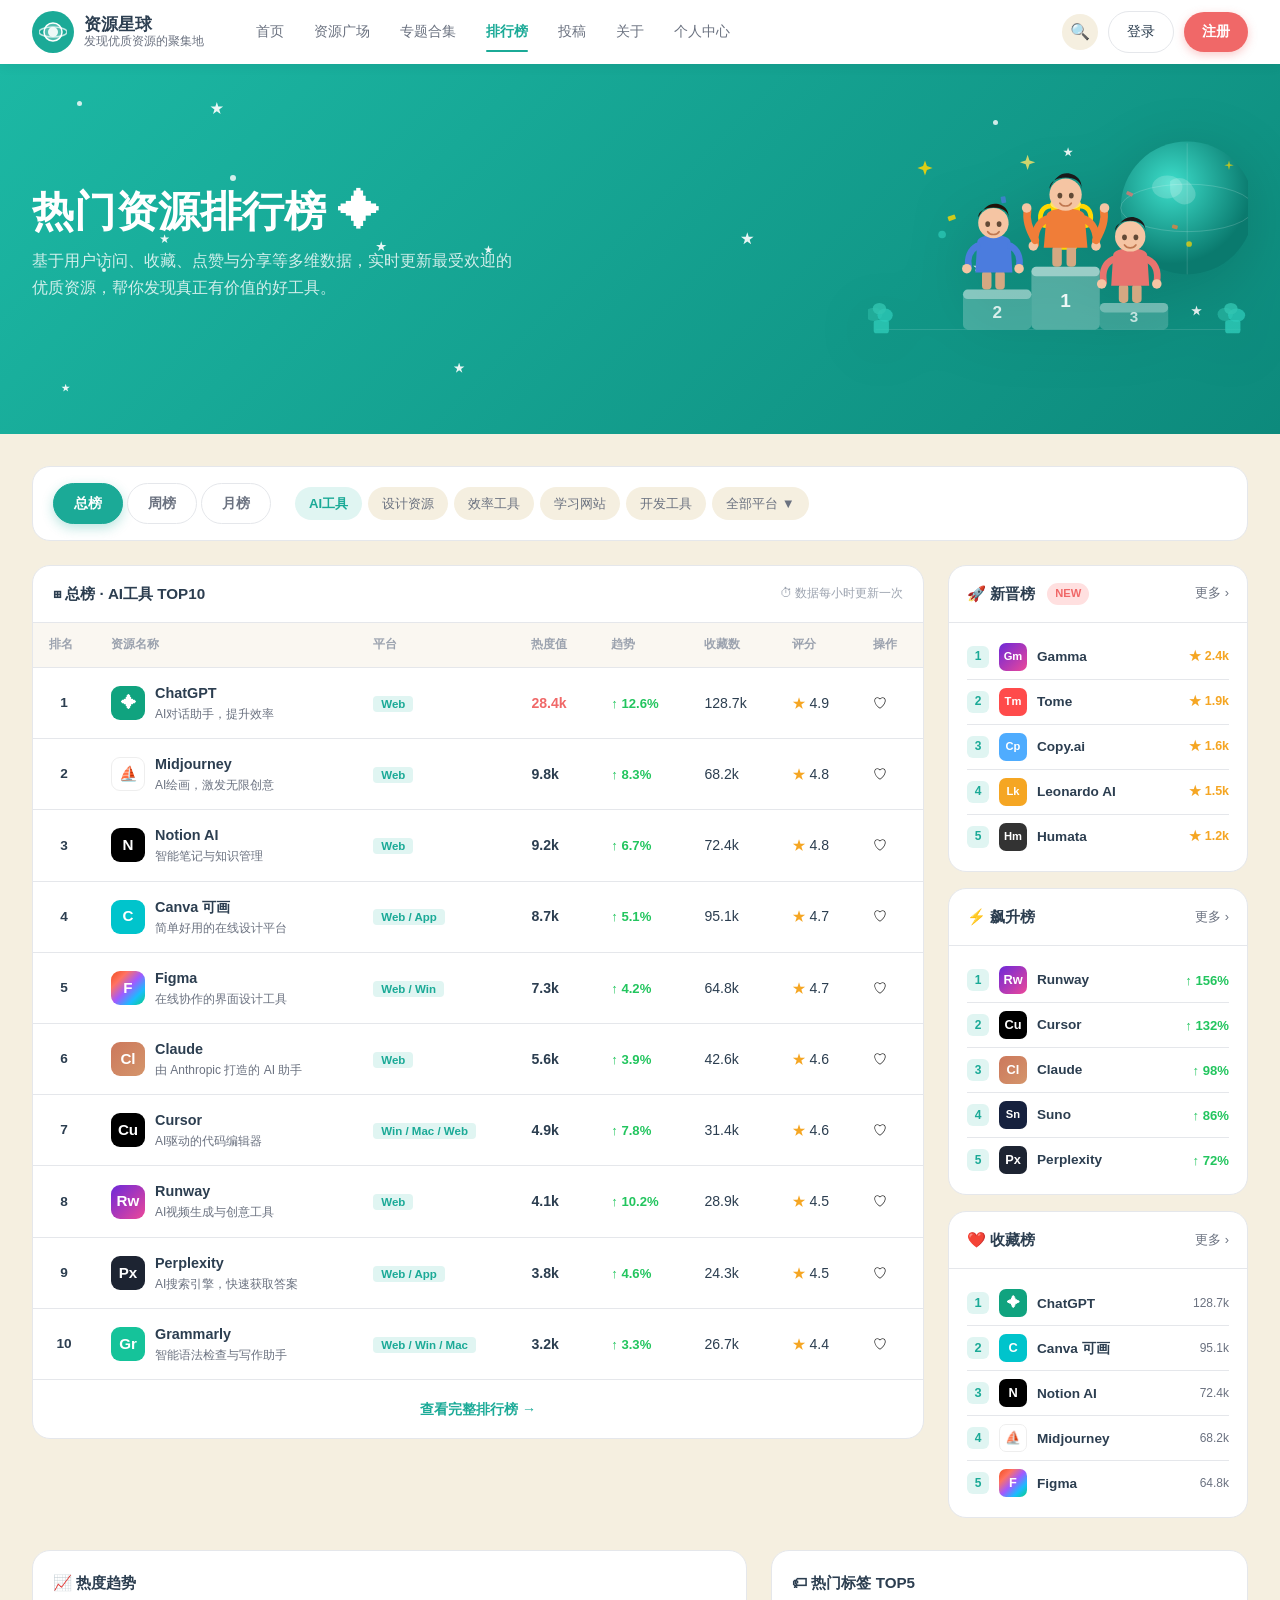
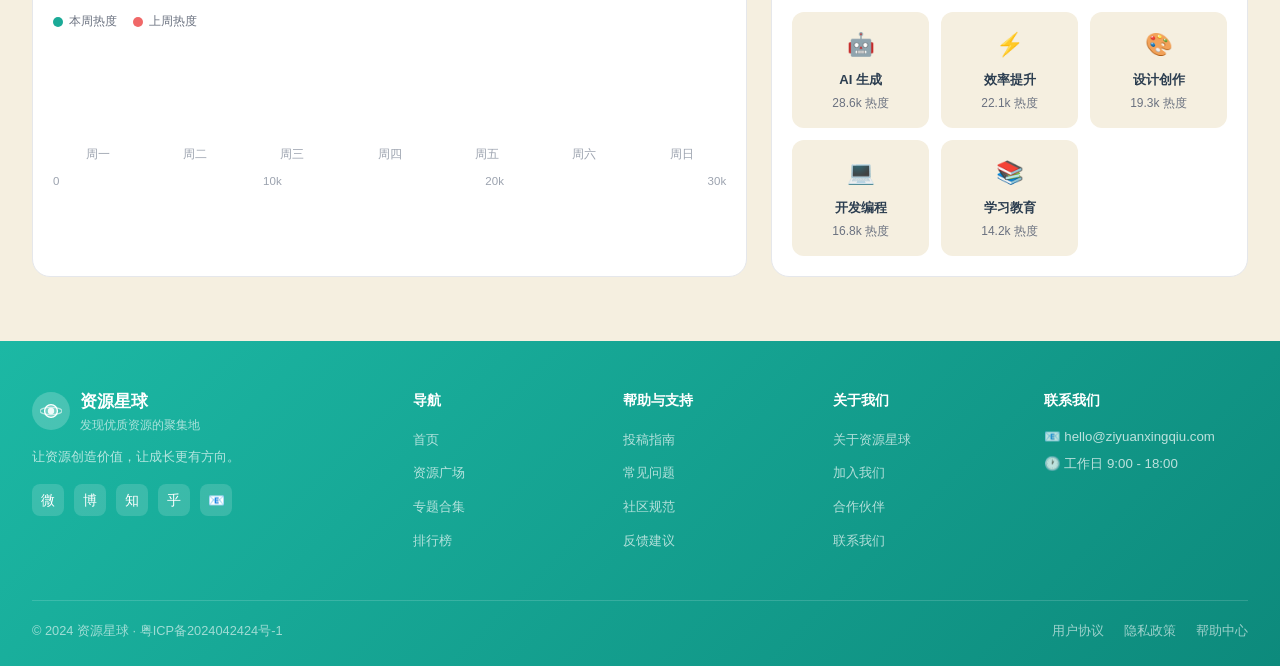
<file: rankings.html>
<!DOCTYPE html>
<html lang="zh-CN">
<head>
  <meta charset="UTF-8" />
  <meta name="viewport" content="width=device-width, initial-scale=1.0" />
  <title>热门资源排行榜 - 资源星球</title>
  <link rel="stylesheet" href="css/style.css" />
  <style>
    .star-rating { color: var(--accent-orange); }
    .rank-table-card table td:first-child,
    .rank-table-card table th:first-child { width: 60px; }
  </style>
</head>
<body>

<!-- NAVIGATION -->
<nav class="navbar">
  <div class="container-wide">
    <a href="index.html" class="nav-logo">
      <div class="nav-logo-icon">
        <svg viewBox="0 0 28 28" fill="none">
          <circle cx="14" cy="14" r="9" fill="rgba(255,255,255,0.25)" stroke="white" stroke-width="1.5"/>
          <ellipse cx="14" cy="14" rx="14" ry="5" fill="none" stroke="rgba(255,255,255,0.7)" stroke-width="1.5"/>
          <circle cx="14" cy="14" r="5" fill="white" opacity="0.9"/>
        </svg>
      </div>
      <div class="nav-logo-text">
        <span class="name">资源星球</span>
        <span class="sub">发现优质资源的聚集地</span>
      </div>
    </a>
    <div class="nav-links">
      <a href="index.html">首页</a>
      <a href="plaza.html">资源广场</a>
      <a href="collections.html">专题合集</a>
      <a href="rankings.html" class="active">排行榜</a>
      <a href="submit.html">投稿</a>
      <a href="about.html">关于</a>
      <a href="profile.html">个人中心</a>
    </div>
    <div class="nav-actions">
      <button class="nav-search-btn">🔍</button>
      <a href="login.html" class="btn-login">登录</a>
      <a href="login.html" class="btn-register">注册</a>
    </div>
  </div>
</nav>

<!-- RANKINGS HERO -->
<section class="hero rank-hero">
  <div class="hero-sparkles"></div>
  <div class="hero-star" style="width:5px;height:5px;top:10%;left:6%;"></div>
  <div class="hero-star" style="width:6px;height:6px;top:30%;left:18%;animation-delay:0.5s;"></div>
  <div class="hero-star" style="width:4px;height:4px;top:55%;left:8%;animation-delay:1.2s;"></div>
  <div class="hero-star" style="width:5px;height:5px;top:15%;right:22%;animation-delay:0.8s;"></div>
  <div class="hero-star" style="width:3px;height:3px;top:45%;right:10%;animation-delay:1.6s;"></div>

  <div class="container-wide">
    <div class="rank-hero-inner">
      <div class="rank-hero-text animate-fade-up">
        <h1>热门资源排行榜 ✦</h1>
        <p>基于用户访问、收藏、点赞与分享等多维数据，实时更新最受欢迎的<br>优质资源，帮你发现真正有价值的好工具。</p>
      </div>
      <div class="rank-hero-illus animate-fade-up-delay2">
        <svg viewBox="0 0 400 220" fill="none" xmlns="http://www.w3.org/2000/svg" style="width:100%;height:100%;filter:drop-shadow(0 12px 30px rgba(0,0,0,0.15));animation:float 6s ease-in-out infinite;">
          <defs>
            <radialGradient id="rGlobeGrad" cx="38%" cy="32%" r="60%">
              <stop offset="0%" stop-color="#3DDECB"/>
              <stop offset="100%" stop-color="#0A7A6E"/>
            </radialGradient>
          </defs>
          <!-- Globe top-right -->
          <circle cx="336" cy="72" r="70" fill="url(#rGlobeGrad)"/>
          <ellipse cx="315" cy="50" rx="16" ry="12" fill="rgba(255,255,255,0.18)"/>
          <ellipse cx="336" cy="72" rx="70" ry="25" stroke="rgba(255,255,255,0.18)" stroke-width="1" fill="none"/>
          <line x1="336" y1="4" x2="336" y2="142" stroke="rgba(255,255,255,0.15)" stroke-width="1"/>
          <path d="M318 44 C326 38 336 40 342 50 C348 58 344 66 336 68 C328 70 318 62 318 52 Z" fill="rgba(255,255,255,0.20)"/>
          <!-- Sparkles -->
          <path d="M60 22 L62 28 L68 30 L62 32 L60 38 L58 32 L52 30 L58 28 Z" fill="#FFD700" opacity="0.85"/>
          <path d="M380 22 L381 26 L385 27 L381 28 L380 32 L379 28 L375 27 L379 26 Z" fill="#FFD700" opacity="0.7"/>
          <path d="M168 16 L170 22 L176 24 L170 26 L168 32 L166 26 L160 24 L166 22 Z" fill="#FFE566" opacity="0.8"/>
          <!-- Ground -->
          <line x1="8" y1="200" x2="392" y2="200" stroke="rgba(255,255,255,0.12)" stroke-width="1.2"/>
          <!-- ===== PODIUM ===== -->
          <!-- Podium block 2 (left) -->
          <rect x="100" y="158" width="72" height="42" rx="5" fill="rgba(255,255,255,0.22)"/>
          <rect x="100" y="158" width="72" height="10" rx="5" fill="rgba(255,255,255,0.35)"/>
          <text x="136" y="188" text-anchor="middle" font-size="18" font-weight="800" fill="rgba(255,255,255,0.8)">2</text>
          <!-- Podium block 1 (center) -->
          <rect x="172" y="134" width="72" height="66" rx="5" fill="rgba(255,255,255,0.28)"/>
          <rect x="172" y="134" width="72" height="10" rx="5" fill="rgba(255,255,255,0.42)"/>
          <text x="208" y="176" text-anchor="middle" font-size="20" font-weight="800" fill="rgba(255,255,255,0.9)">1</text>
          <!-- Podium block 3 (right) -->
          <rect x="244" y="172" width="72" height="28" rx="5" fill="rgba(255,255,255,0.18)"/>
          <rect x="244" y="172" width="72" height="10" rx="5" fill="rgba(255,255,255,0.28)"/>
          <text x="280" y="192" text-anchor="middle" font-size="16" font-weight="800" fill="rgba(255,255,255,0.7)">3</text>
          <!-- ===== TROPHY ===== -->
          <!-- Trophy cup -->
          <path d="M192 68 C192 56 224 56 224 68 L220 98 L196 98 Z" fill="#FFD700"/>
          <ellipse cx="208" cy="98" rx="14" ry="5" fill="#E8A800"/>
          <rect x="203" y="98" width="10" height="14" rx="2" fill="#E8A800"/>
          <rect x="196" y="110" width="24" height="6" rx="3" fill="#FFD700"/>
          <!-- Trophy handles -->
          <path d="M192 70 C184 70 180 78 182 86 C184 94 192 90 196 86" stroke="#FFD700" stroke-width="5" fill="none" stroke-linecap="round"/>
          <path d="M224 70 C232 70 236 78 234 86 C232 94 224 90 220 86" stroke="#FFD700" stroke-width="5" fill="none" stroke-linecap="round"/>
          <ellipse cx="208" cy="68" rx="16" ry="6" fill="#FFE566"/>
          <!-- Star on trophy -->
          <path d="M208 72 L210 78 L216 78 L211 82 L213 88 L208 85 L203 88 L205 82 L200 78 L206 78 Z" fill="white" opacity="0.8"/>
          <!-- ===== CHARACTER on Podium 1 (orange hoodie woman) ===== -->
          <rect x="194" y="112" width="10" height="22" rx="4" fill="#D4A882"/>
          <rect x="209" y="112" width="10" height="22" rx="4" fill="#D4A882"/>
          <path d="M188 80 C188 70 228 70 228 80 L231 114 L185 114 Z" fill="#F07D38"/>
          <path d="M188 84 C179 88 174 98 176 110" stroke="#F07D38" stroke-width="8" stroke-linecap="round" fill="none"/>
          <circle cx="174" cy="112" r="5" fill="#F5C5A3"/>
          <path d="M228 84 C237 88 242 98 240 110" stroke="#F07D38" stroke-width="8" stroke-linecap="round" fill="none"/>
          <circle cx="240" cy="112" r="5" fill="#F5C5A3"/>
          <!-- Arms raised in celebration -->
          <path d="M176 106 C170 96 166 84 168 74" stroke="#F07D38" stroke-width="8" stroke-linecap="round" fill="none"/>
          <circle cx="167" cy="72" r="5" fill="#F5C5A3"/>
          <path d="M240 106 C246 96 250 84 248 74" stroke="#F07D38" stroke-width="8" stroke-linecap="round" fill="none"/>
          <circle cx="249" cy="72" r="5" fill="#F5C5A3"/>
          <circle cx="208" cy="58" r="17" fill="#F5C5A3"/>
          <path d="M191 52 C191 36 225 36 225 52 C225 42 220 38 213 36 C205 34 197 38 191 52 Z" fill="#1A1A1A"/>
          <ellipse cx="202" cy="59" rx="2.5" ry="3" fill="#3D2B1A" opacity="0.8"/>
          <ellipse cx="214" cy="59" rx="2.5" ry="3" fill="#3D2B1A" opacity="0.8"/>
          <path d="M202 67 C205 71 211 71 214 67" stroke="#C07850" stroke-width="1.8" fill="none" stroke-linecap="round"/>
          <!-- CHARACTER on Podium 2 (blue man, left) -->
          <rect x="120" y="138" width="10" height="20" rx="4" fill="#D4A882"/>
          <rect x="134" y="138" width="10" height="20" rx="4" fill="#D4A882"/>
          <path d="M115 108 C115 98 150 98 150 108 L152 140 L113 140 Z" fill="#4B7CDE"/>
          <path d="M115 112 C108 116 104 124 106 134" stroke="#4B7CDE" stroke-width="7" stroke-linecap="round" fill="none"/>
          <circle cx="104" cy="136" r="5" fill="#F5C5A3"/>
          <path d="M150 112 C157 116 161 124 159 134" stroke="#4B7CDE" stroke-width="7" stroke-linecap="round" fill="none"/>
          <circle cx="159" cy="136" r="5" fill="#F5C5A3"/>
          <circle cx="132" cy="88" r="16" fill="#F5C5A3"/>
          <path d="M116 82 C116 68 148 68 148 82 C148 74 144 70 137 68 C130 66 122 70 116 82 Z" fill="#221208"/>
          <ellipse cx="126" cy="89" rx="2.5" ry="3" fill="#3D2B1A" opacity="0.8"/>
          <ellipse cx="138" cy="89" rx="2.5" ry="3" fill="#3D2B1A" opacity="0.8"/>
          <path d="M126 97 C129 101 135 101 138 97" stroke="#C07850" stroke-width="1.8" fill="none" stroke-linecap="round"/>
          <!-- CHARACTER on Podium 3 (coral woman, right) -->
          <rect x="264" y="152" width="10" height="20" rx="4" fill="#D4A882"/>
          <rect x="278" y="152" width="10" height="20" rx="4" fill="#D4A882"/>
          <path d="M258 122 C258 112 294 112 294 122 L296 154 L256 154 Z" fill="#E8736E"/>
          <path d="M258 126 C250 130 246 138 248 150" stroke="#E8736E" stroke-width="7" stroke-linecap="round" fill="none"/>
          <circle cx="246" cy="152" r="5" fill="#F5C5A3"/>
          <path d="M294 126 C302 130 306 138 304 150" stroke="#E8736E" stroke-width="7" stroke-linecap="round" fill="none"/>
          <circle cx="304" cy="152" r="5" fill="#F5C5A3"/>
          <circle cx="276" cy="102" r="16" fill="#F5C5A3"/>
          <path d="M260 96 C260 82 292 82 292 96 C292 88 288 84 281 82 C274 80 266 84 260 96 Z" fill="#1A1A1A"/>
          <ellipse cx="270" cy="103" rx="2.5" ry="3" fill="#3D2B1A" opacity="0.8"/>
          <ellipse cx="282" cy="103" rx="2.5" ry="3" fill="#3D2B1A" opacity="0.8"/>
          <path d="M270 111 C273 115 279 115 282 111" stroke="#C07850" stroke-width="1.8" fill="none" stroke-linecap="round"/>
          <!-- Confetti particles -->
          <rect x="84" y="80" width="8" height="5" rx="1" fill="#FFD700" opacity="0.8" transform="rotate(-20 88 82)"/>
          <rect x="320" y="90" width="6" height="4" rx="1" fill="#F07D38" opacity="0.75" transform="rotate(15 323 92)"/>
          <rect x="140" y="60" width="5" height="7" rx="1" fill="#4B7CDE" opacity="0.75" transform="rotate(-10 142 63)"/>
          <rect x="272" y="55" width="7" height="4" rx="1" fill="#E8736E" opacity="0.75" transform="rotate(25 275 57)"/>
          <circle cx="78" cy="100" r="4" fill="#2ECAB8" opacity="0.7"/>
          <circle cx="338" cy="110" r="3" fill="#FFD700" opacity="0.7"/>
          <!-- Plants -->
          <rect x="6" y="190" width="16" height="14" rx="3" fill="#2ECAB8" opacity="0.8"/>
          <ellipse cx="6" cy="184" rx="9" ry="7" fill="#26B09E" opacity="0.8"/>
          <ellipse cx="18" cy="185" rx="8" ry="7" fill="#2ECAB8" opacity="0.75"/>
          <ellipse cx="12" cy="178" rx="7" ry="6" fill="#32C4B0" opacity="0.8"/>
          <rect x="376" y="190" width="16" height="14" rx="3" fill="#2ECAB8" opacity="0.8"/>
          <ellipse cx="376" cy="184" rx="8" ry="7" fill="#26B09E" opacity="0.8"/>
          <ellipse cx="388" cy="185" rx="9" ry="7" fill="#2ECAB8" opacity="0.75"/>
          <ellipse cx="382" cy="178" rx="7" ry="6" fill="#32C4B0" opacity="0.8"/>
        </svg>
      </div>
    </div>
  </div>
</section>

<!-- RANKINGS BODY -->
<div class="rank-body">
  <div class="container-wide">

    <!-- Tab bar: period + category -->
    <div class="rank-tabs-bar reveal">
      <div class="rank-period-tabs">
        <div class="rank-period-tab active">总榜</div>
        <div class="rank-period-tab">周榜</div>
        <div class="rank-period-tab">月榜</div>
      </div>
      <div class="rank-cat-tabs">
        <div class="rank-cat-tab active">AI工具</div>
        <div class="rank-cat-tab">设计资源</div>
        <div class="rank-cat-tab">效率工具</div>
        <div class="rank-cat-tab">学习网站</div>
        <div class="rank-cat-tab">开发工具</div>
        <div class="rank-cat-tab" style="display:flex;align-items:center;gap:4px;">全部平台 ▼</div>
      </div>
    </div>

    <!-- Main layout: table + sidebar -->
    <div class="rank-layout">

      <!-- LEFT: Rankings table -->
      <div>
        <div class="rank-table-card reveal">
          <div class="rank-table-header">
            <div class="rank-table-title">⊞ 总榜 · AI工具 TOP10</div>
            <div class="rank-table-sub">⏱ 数据每小时更新一次</div>
          </div>
          <table>
            <thead>
              <tr>
                <th>排名</th>
                <th>资源名称</th>
                <th>平台</th>
                <th>热度值</th>
                <th>趋势</th>
                <th>收藏数</th>
                <th>评分</th>
                <th>操作</th>
              </tr>
            </thead>
            <tbody>
              <tr>
                <td><div class="rank-pos top1">1</div></td>
                <td>
                  <div class="rank-resource-cell">
                    <div class="rank-resource-logo logo-chatgpt">✦</div>
                    <div>
                      <div class="rank-resource-name">ChatGPT</div>
                      <div class="rank-resource-desc">AI对话助手，提升效率</div>
                    </div>
                  </div>
                </td>
                <td><span class="platform-badge">Web</span></td>
                <td style="font-weight:700;color:var(--accent-red);">28.4k</td>
                <td><span class="trend-up">↑ 12.6%</span></td>
                <td>128.7k</td>
                <td><span class="star-rating">★</span> 4.9</td>
                <td><button class="like-btn">♡</button></td>
              </tr>
              <tr>
                <td><div class="rank-pos top2">2</div></td>
                <td>
                  <div class="rank-resource-cell">
                    <div class="rank-resource-logo logo-midjourney">⛵</div>
                    <div>
                      <div class="rank-resource-name">Midjourney</div>
                      <div class="rank-resource-desc">AI绘画，激发无限创意</div>
                    </div>
                  </div>
                </td>
                <td><span class="platform-badge">Web</span></td>
                <td style="font-weight:700;">9.8k</td>
                <td><span class="trend-up">↑ 8.3%</span></td>
                <td>68.2k</td>
                <td><span class="star-rating">★</span> 4.8</td>
                <td><button class="like-btn">♡</button></td>
              </tr>
              <tr>
                <td><div class="rank-pos top3">3</div></td>
                <td>
                  <div class="rank-resource-cell">
                    <div class="rank-resource-logo logo-notion">N</div>
                    <div>
                      <div class="rank-resource-name">Notion AI</div>
                      <div class="rank-resource-desc">智能笔记与知识管理</div>
                    </div>
                  </div>
                </td>
                <td><span class="platform-badge">Web</span></td>
                <td style="font-weight:700;">9.2k</td>
                <td><span class="trend-up">↑ 6.7%</span></td>
                <td>72.4k</td>
                <td><span class="star-rating">★</span> 4.8</td>
                <td><button class="like-btn">♡</button></td>
              </tr>
              <tr>
                <td><div class="rank-pos other">4</div></td>
                <td>
                  <div class="rank-resource-cell">
                    <div class="rank-resource-logo logo-canva">C</div>
                    <div>
                      <div class="rank-resource-name">Canva 可画</div>
                      <div class="rank-resource-desc">简单好用的在线设计平台</div>
                    </div>
                  </div>
                </td>
                <td><span class="platform-badge">Web / App</span></td>
                <td style="font-weight:700;">8.7k</td>
                <td><span class="trend-up">↑ 5.1%</span></td>
                <td>95.1k</td>
                <td><span class="star-rating">★</span> 4.7</td>
                <td><button class="like-btn">♡</button></td>
              </tr>
              <tr>
                <td><div class="rank-pos other">5</div></td>
                <td>
                  <div class="rank-resource-cell">
                    <div class="rank-resource-logo logo-figma">F</div>
                    <div>
                      <div class="rank-resource-name">Figma</div>
                      <div class="rank-resource-desc">在线协作的界面设计工具</div>
                    </div>
                  </div>
                </td>
                <td><span class="platform-badge">Web / Win</span></td>
                <td style="font-weight:700;">7.3k</td>
                <td><span class="trend-up">↑ 4.2%</span></td>
                <td>64.8k</td>
                <td><span class="star-rating">★</span> 4.7</td>
                <td><button class="like-btn">♡</button></td>
              </tr>
              <tr>
                <td><div class="rank-pos other">6</div></td>
                <td>
                  <div class="rank-resource-cell">
                    <div class="rank-resource-logo logo-claude">Cl</div>
                    <div>
                      <div class="rank-resource-name">Claude</div>
                      <div class="rank-resource-desc">由 Anthropic 打造的 AI 助手</div>
                    </div>
                  </div>
                </td>
                <td><span class="platform-badge">Web</span></td>
                <td style="font-weight:700;">5.6k</td>
                <td><span class="trend-up">↑ 3.9%</span></td>
                <td>42.6k</td>
                <td><span class="star-rating">★</span> 4.6</td>
                <td><button class="like-btn">♡</button></td>
              </tr>
              <tr>
                <td><div class="rank-pos other">7</div></td>
                <td>
                  <div class="rank-resource-cell">
                    <div class="rank-resource-logo logo-cursor">Cu</div>
                    <div>
                      <div class="rank-resource-name">Cursor</div>
                      <div class="rank-resource-desc">AI驱动的代码编辑器</div>
                    </div>
                  </div>
                </td>
                <td><span class="platform-badge">Win / Mac / Web</span></td>
                <td style="font-weight:700;">4.9k</td>
                <td><span class="trend-up">↑ 7.8%</span></td>
                <td>31.4k</td>
                <td><span class="star-rating">★</span> 4.6</td>
                <td><button class="like-btn">♡</button></td>
              </tr>
              <tr>
                <td><div class="rank-pos other">8</div></td>
                <td>
                  <div class="rank-resource-cell">
                    <div class="rank-resource-logo logo-runway">Rw</div>
                    <div>
                      <div class="rank-resource-name">Runway</div>
                      <div class="rank-resource-desc">AI视频生成与创意工具</div>
                    </div>
                  </div>
                </td>
                <td><span class="platform-badge">Web</span></td>
                <td style="font-weight:700;">4.1k</td>
                <td><span class="trend-up">↑ 10.2%</span></td>
                <td>28.9k</td>
                <td><span class="star-rating">★</span> 4.5</td>
                <td><button class="like-btn">♡</button></td>
              </tr>
              <tr>
                <td><div class="rank-pos other">9</div></td>
                <td>
                  <div class="rank-resource-cell">
                    <div class="rank-resource-logo logo-perplexity">Px</div>
                    <div>
                      <div class="rank-resource-name">Perplexity</div>
                      <div class="rank-resource-desc">AI搜索引擎，快速获取答案</div>
                    </div>
                  </div>
                </td>
                <td><span class="platform-badge">Web / App</span></td>
                <td style="font-weight:700;">3.8k</td>
                <td><span class="trend-up">↑ 4.6%</span></td>
                <td>24.3k</td>
                <td><span class="star-rating">★</span> 4.5</td>
                <td><button class="like-btn">♡</button></td>
              </tr>
              <tr>
                <td><div class="rank-pos other">10</div></td>
                <td>
                  <div class="rank-resource-cell">
                    <div class="rank-resource-logo logo-grammarly">Gr</div>
                    <div>
                      <div class="rank-resource-name">Grammarly</div>
                      <div class="rank-resource-desc">智能语法检查与写作助手</div>
                    </div>
                  </div>
                </td>
                <td><span class="platform-badge">Web / Win / Mac</span></td>
                <td style="font-weight:700;">3.2k</td>
                <td><span class="trend-up">↑ 3.3%</span></td>
                <td>26.7k</td>
                <td><span class="star-rating">★</span> 4.4</td>
                <td><button class="like-btn">♡</button></td>
              </tr>
            </tbody>
          </table>
          <div style="padding:16px 20px;border-top:1px solid var(--border);text-align:center;">
            <a href="#" style="font-size:0.88rem;color:var(--primary);font-weight:600;">查看完整排行榜 →</a>
          </div>
        </div>
      </div>

      <!-- RIGHT SIDEBAR -->
      <div class="rank-sidebar">

        <!-- New Entries -->
        <div class="sidebar-card reveal">
          <div class="sidebar-card-header">
            <div class="sidebar-card-title">🚀 新晋榜 <span class="badge-new">NEW</span></div>
            <a href="#" class="sidebar-card-more">更多 &rsaquo;</a>
          </div>
          <div class="sidebar-card-body">
            <div class="new-item">
              <div class="new-rank-num">1</div>
              <div class="new-item-logo" style="background:linear-gradient(135deg,#6D28D9,#EC4899);color:#fff;font-size:0.7rem;">Gm</div>
              <div class="new-item-name">Gamma</div>
              <div class="new-item-heat">★ 2.4k</div>
            </div>
            <div class="new-item">
              <div class="new-rank-num">2</div>
              <div class="new-item-logo" style="background:#FF4B4B;color:#fff;font-size:0.7rem;">Tm</div>
              <div class="new-item-name">Tome</div>
              <div class="new-item-heat">★ 1.9k</div>
            </div>
            <div class="new-item">
              <div class="new-rank-num">3</div>
              <div class="new-item-logo" style="background:#4FACFE;color:#fff;font-size:0.7rem;">Cp</div>
              <div class="new-item-name">Copy.ai</div>
              <div class="new-item-heat">★ 1.6k</div>
            </div>
            <div class="new-item">
              <div class="new-rank-num">4</div>
              <div class="new-item-logo" style="background:#F5A623;color:#fff;font-size:0.7rem;">Lk</div>
              <div class="new-item-name">Leonardo AI</div>
              <div class="new-item-heat">★ 1.5k</div>
            </div>
            <div class="new-item">
              <div class="new-rank-num">5</div>
              <div class="new-item-logo" style="background:#333;color:#fff;font-size:0.7rem;">Hm</div>
              <div class="new-item-name">Humata</div>
              <div class="new-item-heat">★ 1.2k</div>
            </div>
          </div>
        </div>

        <!-- Rising -->
        <div class="sidebar-card reveal">
          <div class="sidebar-card-header">
            <div class="sidebar-card-title">⚡ 飙升榜</div>
            <a href="#" class="sidebar-card-more">更多 &rsaquo;</a>
          </div>
          <div class="sidebar-card-body">
            <div class="new-item">
              <div class="new-rank-num">1</div>
              <div class="new-item-logo logo-runway">Rw</div>
              <div class="new-item-name">Runway</div>
              <div class="rise-pct up">↑ 156%</div>
            </div>
            <div class="new-item">
              <div class="new-rank-num">2</div>
              <div class="new-item-logo logo-cursor">Cu</div>
              <div class="new-item-name">Cursor</div>
              <div class="rise-pct up">↑ 132%</div>
            </div>
            <div class="new-item">
              <div class="new-rank-num">3</div>
              <div class="new-item-logo logo-claude">Cl</div>
              <div class="new-item-name">Claude</div>
              <div class="rise-pct up">↑ 98%</div>
            </div>
            <div class="new-item">
              <div class="new-rank-num">4</div>
              <div class="new-item-logo" style="background:#16213E;color:#fff;font-size:0.7rem;">Sn</div>
              <div class="new-item-name">Suno</div>
              <div class="rise-pct up">↑ 86%</div>
            </div>
            <div class="new-item">
              <div class="new-rank-num">5</div>
              <div class="new-item-logo logo-perplexity">Px</div>
              <div class="new-item-name">Perplexity</div>
              <div class="rise-pct up">↑ 72%</div>
            </div>
          </div>
        </div>

        <!-- Favorites -->
        <div class="sidebar-card reveal">
          <div class="sidebar-card-header">
            <div class="sidebar-card-title">❤️ 收藏榜</div>
            <a href="#" class="sidebar-card-more">更多 &rsaquo;</a>
          </div>
          <div class="sidebar-card-body">
            <div class="new-item">
              <div class="new-rank-num top1" style="font-size:0.8rem;">1</div>
              <div class="new-item-logo logo-chatgpt">✦</div>
              <div class="new-item-name">ChatGPT</div>
              <div style="font-size:0.75rem;color:var(--text-medium);">128.7k</div>
            </div>
            <div class="new-item">
              <div class="new-rank-num top2" style="font-size:0.8rem;">2</div>
              <div class="new-item-logo logo-canva">C</div>
              <div class="new-item-name">Canva 可画</div>
              <div style="font-size:0.75rem;color:var(--text-medium);">95.1k</div>
            </div>
            <div class="new-item">
              <div class="new-rank-num top3" style="font-size:0.8rem;">3</div>
              <div class="new-item-logo logo-notion">N</div>
              <div class="new-item-name">Notion AI</div>
              <div style="font-size:0.75rem;color:var(--text-medium);">72.4k</div>
            </div>
            <div class="new-item">
              <div class="new-rank-num other">4</div>
              <div class="new-item-logo logo-midjourney">⛵</div>
              <div class="new-item-name">Midjourney</div>
              <div style="font-size:0.75rem;color:var(--text-medium);">68.2k</div>
            </div>
            <div class="new-item">
              <div class="new-rank-num other">5</div>
              <div class="new-item-logo logo-figma">F</div>
              <div class="new-item-name">Figma</div>
              <div style="font-size:0.75rem;color:var(--text-medium);">64.8k</div>
            </div>
          </div>
        </div>
      </div>
    </div>

    <!-- CHARTS SECTION -->
    <div class="charts-section">
      <div class="charts-grid">

        <!-- Trend chart -->
        <div class="chart-card reveal">
          <div class="chart-card-title">📈 热度趋势</div>
          <div class="chart-legend">
            <div class="legend-item"><div class="legend-dot" style="background:var(--primary);"></div>本周热度</div>
            <div class="legend-item"><div class="legend-dot" style="background:var(--accent-red);"></div>上周热度</div>
          </div>
          <div class="simple-chart">
            <div class="chart-col">
              <div class="chart-bar-wrap">
                <div class="chart-bar this-week" style="height:55%;"></div>
                <div class="chart-bar last-week" style="height:40%;"></div>
              </div>
              <div class="chart-day">周一</div>
            </div>
            <div class="chart-col">
              <div class="chart-bar-wrap">
                <div class="chart-bar this-week" style="height:70%;"></div>
                <div class="chart-bar last-week" style="height:55%;"></div>
              </div>
              <div class="chart-day">周二</div>
            </div>
            <div class="chart-col">
              <div class="chart-bar-wrap">
                <div class="chart-bar this-week" style="height:65%;"></div>
                <div class="chart-bar last-week" style="height:60%;"></div>
              </div>
              <div class="chart-day">周三</div>
            </div>
            <div class="chart-col">
              <div class="chart-bar-wrap">
                <div class="chart-bar this-week" style="height:80%;"></div>
                <div class="chart-bar last-week" style="height:65%;"></div>
              </div>
              <div class="chart-day">周四</div>
            </div>
            <div class="chart-col">
              <div class="chart-bar-wrap">
                <div class="chart-bar this-week" style="height:100%;"></div>
                <div class="chart-bar last-week" style="height:78%;"></div>
              </div>
              <div class="chart-day">周五</div>
            </div>
            <div class="chart-col">
              <div class="chart-bar-wrap">
                <div class="chart-bar this-week" style="height:90%;"></div>
                <div class="chart-bar last-week" style="height:85%;"></div>
              </div>
              <div class="chart-day">周六</div>
            </div>
            <div class="chart-col">
              <div class="chart-bar-wrap">
                <div class="chart-bar this-week" style="height:75%;"></div>
                <div class="chart-bar last-week" style="height:70%;"></div>
              </div>
              <div class="chart-day">周日</div>
            </div>
          </div>
          <!-- Y-axis labels -->
          <div style="display:flex;justify-content:space-between;margin-top:8px;font-size:0.72rem;color:var(--text-light);">
            <span>0</span><span>10k</span><span>20k</span><span>30k</span>
          </div>
        </div>

        <!-- Hot tags TOP5 -->
        <div class="chart-card reveal">
          <div class="chart-card-title">🏷 热门标签 TOP5</div>
          <div class="hot-tags-grid" style="grid-template-columns:repeat(3,1fr);">
            <div class="hot-tag-card">
              <div class="hot-tag-icon">🤖</div>
              <div class="hot-tag-name">AI 生成</div>
              <div class="hot-tag-heat">28.6k 热度</div>
            </div>
            <div class="hot-tag-card">
              <div class="hot-tag-icon">⚡</div>
              <div class="hot-tag-name">效率提升</div>
              <div class="hot-tag-heat">22.1k 热度</div>
            </div>
            <div class="hot-tag-card">
              <div class="hot-tag-icon">🎨</div>
              <div class="hot-tag-name">设计创作</div>
              <div class="hot-tag-heat">19.3k 热度</div>
            </div>
            <div class="hot-tag-card">
              <div class="hot-tag-icon">💻</div>
              <div class="hot-tag-name">开发编程</div>
              <div class="hot-tag-heat">16.8k 热度</div>
            </div>
            <div class="hot-tag-card">
              <div class="hot-tag-icon">📚</div>
              <div class="hot-tag-name">学习教育</div>
              <div class="hot-tag-heat">14.2k 热度</div>
            </div>
          </div>
        </div>
      </div>
    </div>

  </div>
</div>

<!-- FOOTER -->
<footer class="footer">
  <div class="container-wide">
    <div class="footer-grid">
      <div class="footer-brand">
        <div class="logo-wrap">
          <div class="logo-circle">
            <svg viewBox="0 0 24 24" fill="none" width="22" height="22">
              <circle cx="12" cy="12" r="7" fill="rgba(255,255,255,0.25)" stroke="white" stroke-width="1.5"/>
              <ellipse cx="12" cy="12" rx="12" ry="4" fill="none" stroke="rgba(255,255,255,0.6)" stroke-width="1.5"/>
              <circle cx="12" cy="12" r="3.5" fill="white" opacity="0.9"/>
            </svg>
          </div>
          <div>
            <div class="name">资源星球</div>
            <div style="font-size:0.72rem;opacity:0.7;">发现优质资源的聚集地</div>
          </div>
        </div>
        <p>让资源创造价值，让成长更有方向。</p>
        <div class="footer-socials">
          <a href="#" class="footer-social-btn">微</a><a href="#" class="footer-social-btn">博</a>
          <a href="#" class="footer-social-btn">知</a><a href="#" class="footer-social-btn">乎</a>
          <a href="#" class="footer-social-btn">📧</a>
        </div>
      </div>
      <div class="footer-col"><h4>导航</h4><ul>
        <li><a href="index.html">首页</a></li><li><a href="plaza.html">资源广场</a></li>
        <li><a href="collections.html">专题合集</a></li><li><a href="rankings.html">排行榜</a></li>
      </ul></div>
      <div class="footer-col"><h4>帮助与支持</h4><ul>
        <li><a href="#">投稿指南</a></li><li><a href="#">常见问题</a></li>
        <li><a href="#">社区规范</a></li><li><a href="#">反馈建议</a></li>
      </ul></div>
      <div class="footer-col"><h4>关于我们</h4><ul>
        <li><a href="#">关于资源星球</a></li><li><a href="#">加入我们</a></li>
        <li><a href="#">合作伙伴</a></li><li><a href="#">联系我们</a></li>
      </ul></div>
      <div class="footer-col footer-contact"><h4>联系我们</h4>
        <p>📧 hello@ziyuanxingqiu.com</p><p>🕐 工作日 9:00 - 18:00</p>
      </div>
    </div>
    <div class="footer-bottom">
      <p>© 2024 资源星球 · 粤ICP备2024042424号-1</p>
      <div class="footer-bottom-links">
        <a href="#">用户协议</a><a href="#">隐私政策</a><a href="#">帮助中心</a>
      </div>
    </div>
  </div>
</footer>

<script src="js/main.js"></script>
</body>
</html>
</file>
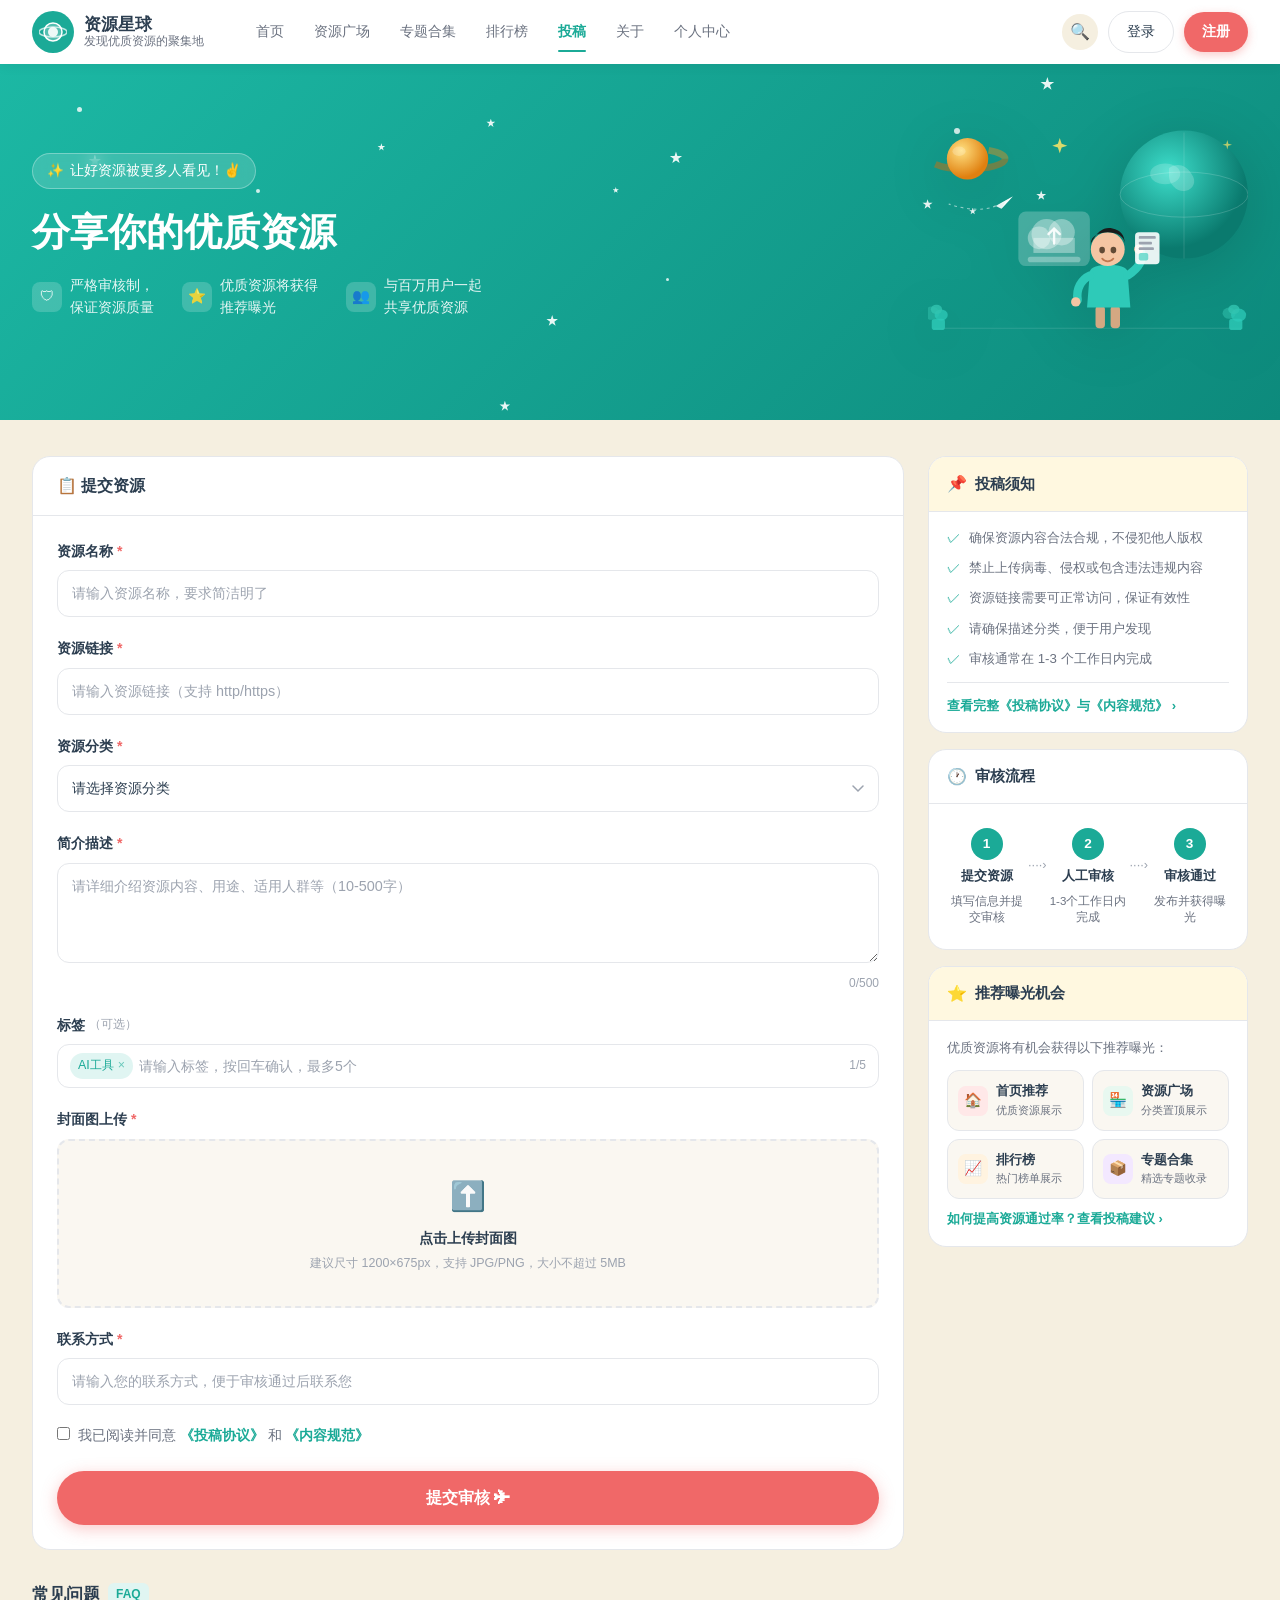
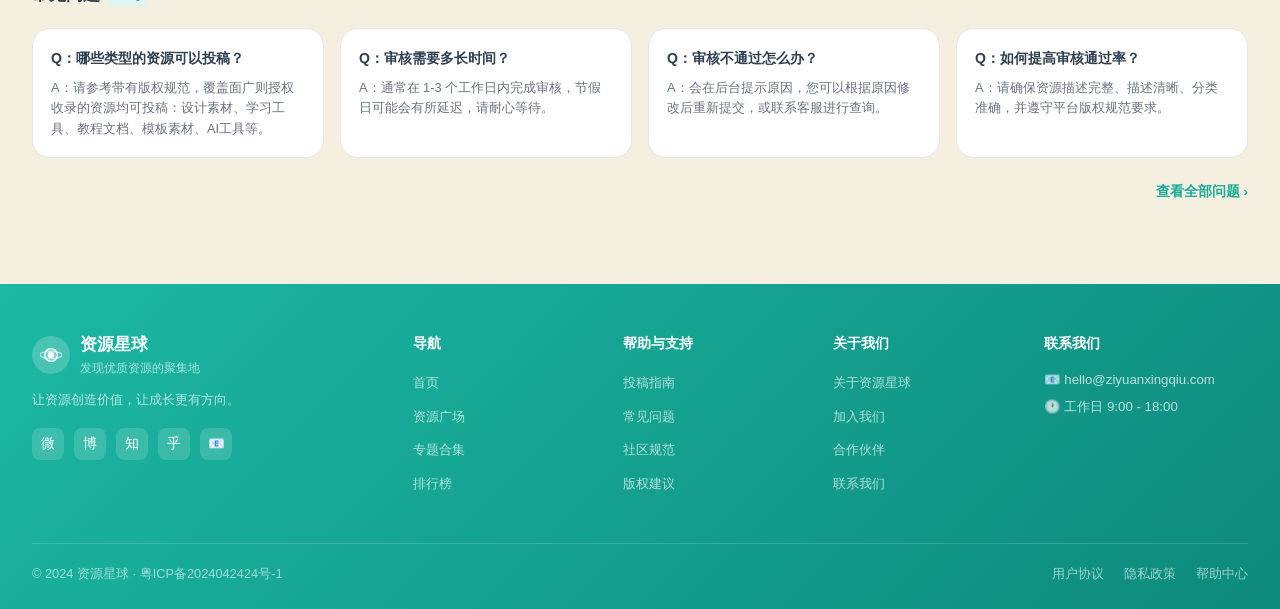
<file: submit.html>
<!DOCTYPE html>
<html lang="zh-CN">
<head>
  <meta charset="UTF-8" />
  <meta name="viewport" content="width=device-width, initial-scale=1.0" />
  <title>投稿 - 资源星球</title>
  <link rel="stylesheet" href="css/style.css" />
  <style>
    /* Submit hero */
    .submit-hero { padding: 52px 0 64px; }
    .submit-hero-inner { display: flex; align-items: center; gap: 40px; }
    .submit-hero-text { flex: 1; }
    .submit-hero-text h1 { font-size: 2.4rem; margin-bottom: 20px; }
    .submit-features { display: flex; gap: 28px; margin-top: 20px; }
    .submit-feature {
      display: flex; align-items: center; gap: 8px;
      font-size: 0.85rem; opacity: 0.9;
    }
    .submit-feature-icon {
      width: 30px; height: 30px; border-radius: 8px;
      background: rgba(255,255,255,0.2);
      display: flex; align-items: center; justify-content: center;
      font-size: 0.9rem; flex-shrink: 0;
    }
    .submit-hero-illus { flex: 0 0 320px; height: 240px; position: relative; }

    /* Submit body layout */
    .submit-body { padding: 36px 0 48px; }
    .submit-layout { display: grid; grid-template-columns: 1fr 320px; gap: 24px; }

    /* Form card */
    .form-card {
      background: #fff; border-radius: var(--radius-lg);
      border: 1px solid var(--border); overflow: hidden;
    }
    .form-card-header {
      padding: 16px 24px; border-bottom: 1px solid var(--border);
      display: flex; align-items: center; gap: 8px;
    }
    .form-card-title { font-size: 1rem; font-weight: 700; display: flex; align-items: center; gap: 8px; }
    .form-card-body { padding: 24px; }

    .form-field { margin-bottom: 20px; }
    .form-label {
      display: flex; align-items: center; gap: 4px;
      font-size: 0.88rem; font-weight: 600; color: var(--text-dark);
      margin-bottom: 8px;
    }
    .form-label .required { color: var(--accent-red); }
    .form-label .optional { font-size: 0.75rem; color: var(--text-light); font-weight: 400; }
    .form-input {
      width: 100%; padding: 11px 14px;
      border: 1.5px solid var(--border); border-radius: var(--radius-md);
      font-size: 0.9rem; color: var(--text-dark);
      transition: var(--transition); background: #fff;
    }
    .form-input:focus { border-color: var(--primary); box-shadow: 0 0 0 3px rgba(27,170,151,0.1); outline: none; }
    .form-input::placeholder { color: var(--text-light); }
    .form-select {
      width: 100%; padding: 11px 14px;
      border: 1.5px solid var(--border); border-radius: var(--radius-md);
      font-size: 0.9rem; color: var(--text-dark);
      background: #fff; cursor: pointer; transition: var(--transition);
      appearance: none;
      background-image: url("data:image/svg+xml,%3Csvg xmlns='http://www.w3.org/2000/svg' width='12' height='8' viewBox='0 0 12 8'%3E%3Cpath d='M1 1l5 5 5-5' stroke='%239CA3AF' stroke-width='1.5' fill='none' stroke-linecap='round'/%3E%3C/svg%3E");
      background-repeat: no-repeat; background-position: right 14px center;
    }
    .form-select:focus { border-color: var(--primary); box-shadow: 0 0 0 3px rgba(27,170,151,0.1); outline: none; }
    .form-textarea {
      width: 100%; padding: 11px 14px;
      border: 1.5px solid var(--border); border-radius: var(--radius-md);
      font-size: 0.9rem; color: var(--text-dark);
      resize: vertical; min-height: 100px; line-height: 1.6;
      transition: var(--transition); background: #fff;
    }
    .form-textarea:focus { border-color: var(--primary); box-shadow: 0 0 0 3px rgba(27,170,151,0.1); outline: none; }
    .form-textarea::placeholder { color: var(--text-light); }
    .char-count {
      text-align: right; font-size: 0.75rem; color: var(--text-light);
      margin-top: 4px;
    }

    /* Tag input */
    .tag-input-wrap {
      display: flex; flex-wrap: wrap; align-items: center; gap: 6px;
      padding: 8px 12px; min-height: 44px;
      border: 1.5px solid var(--border); border-radius: var(--radius-md);
      transition: var(--transition); background: #fff;
    }
    .tag-input-wrap:focus-within { border-color: var(--primary); box-shadow: 0 0 0 3px rgba(27,170,151,0.1); }
    .tag-input-wrap input { flex: 1; min-width: 120px; font-size: 0.88rem; color: var(--text-dark); }
    .tag-input-wrap input::placeholder { color: var(--text-light); }
    .input-tag {
      display: inline-flex; align-items: center; gap: 4px;
      background: var(--primary-light); color: var(--primary);
      padding: 3px 8px; border-radius: var(--radius-full); font-size: 0.78rem; font-weight: 500;
    }
    .input-tag .remove { cursor: pointer; opacity: 0.6; transition: var(--transition); }
    .input-tag .remove:hover { opacity: 1; }

    /* Upload area */
    .upload-area {
      border: 2px dashed var(--border); border-radius: var(--radius-md);
      padding: 32px 20px; text-align: center;
      cursor: pointer; transition: var(--transition);
      background: var(--bg-light);
    }
    .upload-area:hover { border-color: var(--primary); background: var(--primary-light); }
    .upload-area .upload-icon { font-size: 1.8rem; margin-bottom: 8px; }
    .upload-area .upload-text { font-size: 0.9rem; font-weight: 600; color: var(--text-dark); margin-bottom: 4px; }
    .upload-area .upload-hint { font-size: 0.78rem; color: var(--text-light); }

    /* Agreement */
    .agreement-row {
      display: flex; align-items: flex-start; gap: 8px;
      margin-bottom: 24px; font-size: 0.85rem; color: var(--text-medium);
    }
    .agreement-row input { accent-color: var(--primary); margin-top: 2px; flex-shrink: 0; }
    .agreement-row a { color: var(--primary); font-weight: 600; }

    /* Submit button */
    .btn-submit-form {
      width: 100%; padding: 14px;
      background: var(--accent-red); color: #fff;
      border-radius: var(--radius-full); font-size: 1rem; font-weight: 700;
      display: flex; align-items: center; justify-content: center; gap: 8px;
      transition: var(--transition); box-shadow: 0 4px 16px rgba(240,104,104,0.35);
    }
    .btn-submit-form:hover {
      background: var(--accent-red-dark); transform: translateY(-2px);
      box-shadow: 0 6px 24px rgba(240,104,104,0.45);
    }

    /* Sidebar cards */
    .submit-sidebar { display: flex; flex-direction: column; gap: 16px; }
    .info-card {
      background: #fff; border-radius: var(--radius-lg);
      border: 1px solid var(--border); overflow: hidden;
    }
    .info-card-header {
      padding: 14px 18px; border-bottom: 1px solid var(--border);
      display: flex; align-items: center; gap: 8px;
      font-size: 0.95rem; font-weight: 700;
    }
    .info-card-header .icon { font-size: 1rem; }
    .info-card-body { padding: 16px 18px; }
    .guideline-item {
      display: flex; align-items: flex-start; gap: 8px;
      margin-bottom: 10px; font-size: 0.83rem; color: var(--text-medium);
      line-height: 1.5;
    }
    .guideline-item:last-child { margin-bottom: 0; }
    .guideline-check { color: var(--primary); flex-shrink: 0; font-size: 0.85rem; }
    .guideline-link {
      margin-top: 12px; padding-top: 12px; border-top: 1px solid var(--border);
      font-size: 0.82rem; color: var(--primary); font-weight: 600; cursor: pointer;
    }

    /* Review process */
    .process-steps {
      display: flex; align-items: center; gap: 0;
      padding: 8px 0;
    }
    .process-step {
      flex: 1; display: flex; flex-direction: column;
      align-items: center; text-align: center; gap: 6px;
    }
    .process-step-num {
      width: 32px; height: 32px; border-radius: 50%;
      background: var(--primary); color: #fff;
      display: flex; align-items: center; justify-content: center;
      font-size: 0.85rem; font-weight: 700;
    }
    .process-step-label { font-size: 0.8rem; font-weight: 700; color: var(--text-dark); }
    .process-step-desc { font-size: 0.72rem; color: var(--text-medium); line-height: 1.4; }
    .process-arrow { color: var(--text-light); font-size: 0.8rem; padding: 0 2px; flex-shrink: 0; margin-bottom: 22px; }

    /* Promotion grid */
    .promo-grid { display: grid; grid-template-columns: repeat(2, 1fr); gap: 8px; }
    .promo-item {
      display: flex; align-items: center; gap: 8px;
      padding: 10px; border-radius: var(--radius-md);
      background: var(--bg-light); border: 1px solid var(--border);
      transition: var(--transition); cursor: pointer;
    }
    .promo-item:hover { background: var(--primary-light); border-color: var(--primary); }
    .promo-icon {
      width: 30px; height: 30px; border-radius: 8px;
      display: flex; align-items: center; justify-content: center; font-size: 0.9rem;
    }
    .promo-text .title { font-size: 0.8rem; font-weight: 700; color: var(--text-dark); }
    .promo-text .desc { font-size: 0.7rem; color: var(--text-medium); }
    .promo-link { margin-top: 10px; font-size: 0.8rem; color: var(--primary); font-weight: 600; cursor: pointer; }

    /* FAQ section */
    .faq-section { padding: 32px 0; }
    .faq-header { display: flex; align-items: center; gap: 8px; margin-bottom: 20px; }
    .faq-header h3 { font-size: 1.05rem; font-weight: 700; }
    .faq-badge {
      padding: 2px 8px; border-radius: var(--radius-sm);
      background: var(--primary-light); color: var(--primary);
      font-size: 0.75rem; font-weight: 700;
    }
    .faq-grid { display: grid; grid-template-columns: repeat(4, 1fr); gap: 16px; }
    .faq-card {
      background: #fff; border-radius: var(--radius-lg);
      border: 1px solid var(--border); padding: 18px;
      transition: var(--transition); cursor: pointer;
    }
    .faq-card:hover { transform: translateY(-4px); box-shadow: var(--shadow-md); border-color: var(--primary-light); }
    .faq-q { font-size: 0.88rem; font-weight: 700; margin-bottom: 8px; color: var(--text-dark); }
    .faq-a { font-size: 0.8rem; color: var(--text-medium); line-height: 1.6; }
    .faq-more { margin-top: 20px; text-align: right; }
    .faq-more a { font-size: 0.85rem; color: var(--primary); font-weight: 600; }
  </style>
</head>
<body>

<!-- NAVIGATION -->
<nav class="navbar">
  <div class="container-wide">
    <a href="index.html" class="nav-logo">
      <div class="nav-logo-icon">
        <svg viewBox="0 0 28 28" fill="none">
          <circle cx="14" cy="14" r="9" fill="rgba(255,255,255,0.25)" stroke="white" stroke-width="1.5"/>
          <ellipse cx="14" cy="14" rx="14" ry="5" fill="none" stroke="rgba(255,255,255,0.7)" stroke-width="1.5"/>
          <circle cx="14" cy="14" r="5" fill="white" opacity="0.9"/>
        </svg>
      </div>
      <div class="nav-logo-text">
        <span class="name">资源星球</span>
        <span class="sub">发现优质资源的聚集地</span>
      </div>
    </a>
    <div class="nav-links">
      <a href="index.html">首页</a>
      <a href="plaza.html">资源广场</a>
      <a href="collections.html">专题合集</a>
      <a href="rankings.html">排行榜</a>
      <a href="submit.html" class="active">投稿</a>
      <a href="about.html">关于</a>
      <a href="profile.html">个人中心</a>
    </div>
    <div class="nav-actions">
      <button class="nav-search-btn">🔍</button>
      <a href="login.html" class="btn-login">登录</a>
      <a href="login.html" class="btn-register">注册</a>
    </div>
  </div>
</nav>

<!-- HERO -->
<section class="hero submit-hero">
  <div class="hero-sparkles"></div>
  <div class="hero-star" style="width:5px;height:5px;top:12%;left:6%;"></div>
  <div class="hero-star" style="width:4px;height:4px;top:35%;left:20%;animation-delay:0.8s;"></div>
  <div class="hero-star" style="width:6px;height:6px;top:18%;right:25%;animation-delay:1.2s;"></div>
  <div class="hero-star" style="width:3px;height:3px;top:60%;left:52%;animation-delay:0.4s;"></div>

  <div class="container-wide">
    <div class="submit-hero-inner">
      <div class="submit-hero-text animate-fade-up">
        <div class="hero-badge">让好资源被更多人看见！✌</div>
        <h1>分享你的优质资源</h1>
        <div class="submit-features">
          <div class="submit-feature">
            <div class="submit-feature-icon">🛡</div>
            <div>严格审核制，<br>保证资源质量</div>
          </div>
          <div class="submit-feature">
            <div class="submit-feature-icon">⭐</div>
            <div>优质资源将获得<br>推荐曝光</div>
          </div>
          <div class="submit-feature">
            <div class="submit-feature-icon">👥</div>
            <div>与百万用户一起<br>共享优质资源</div>
          </div>
        </div>
      </div>
      <div class="submit-hero-illus animate-fade-up-delay2">
        <svg viewBox="0 0 340 240" fill="none" xmlns="http://www.w3.org/2000/svg" style="width:100%;height:100%;filter:drop-shadow(0 12px 30px rgba(0,0,0,0.15));animation:float 6s ease-in-out infinite;">
          <defs>
            <radialGradient id="sGlobeGrad" cx="38%" cy="32%" r="60%">
              <stop offset="0%" stop-color="#3DDECB"/>
              <stop offset="100%" stop-color="#0A7A6E"/>
            </radialGradient>
            <radialGradient id="sPlanetGrad" cx="35%" cy="30%" r="65%">
              <stop offset="0%" stop-color="#FFE080"/>
              <stop offset="100%" stop-color="#E08010"/>
            </radialGradient>
          </defs>
          <!-- Globe top-right -->
          <circle cx="272" cy="76" r="68" fill="url(#sGlobeGrad)"/>
          <ellipse cx="252" cy="54" rx="16" ry="11" fill="rgba(255,255,255,0.18)"/>
          <ellipse cx="272" cy="76" rx="68" ry="24" stroke="rgba(255,255,255,0.18)" stroke-width="1" fill="none"/>
          <line x1="272" y1="10" x2="272" y2="144" stroke="rgba(255,255,255,0.15)" stroke-width="1"/>
          <path d="M256 48 C264 42 274 44 280 54 C286 62 282 70 274 72 C266 74 256 66 256 56 Z" fill="rgba(255,255,255,0.20)"/>
          <!-- Saturn planet left -->
          <ellipse cx="42" cy="38" rx="40" ry="11" stroke="#C87010" stroke-width="7" fill="none" opacity="0.5" stroke-dasharray="78 142"/>
          <circle cx="42" cy="38" r="22" fill="url(#sPlanetGrad)"/>
          <ellipse cx="33" cy="30" rx="7" ry="5" fill="rgba(255,255,255,0.22)"/>
          <ellipse cx="42" cy="38" rx="40" ry="11" stroke="#E09020" stroke-width="7" fill="none" opacity="0.45" stroke-dasharray="68 152" stroke-dashoffset="68"/>
          <!-- Sparkles -->
          <path d="M140 16 L142 22 L148 24 L142 26 L140 32 L138 26 L132 24 L138 22 Z" fill="#FFE566" opacity="0.85"/>
          <path d="M318 18 L319 22 L323 23 L319 24 L318 28 L317 24 L313 23 L317 22 Z" fill="#FFE566" opacity="0.7"/>
          <!-- Ground -->
          <line x1="6" y1="218" x2="334" y2="218" stroke="rgba(255,255,255,0.12)" stroke-width="1.2"/>
          <!-- Paper airplane trail -->
          <path d="M90 78 L72 88 L78 91 Z" fill="white" opacity="0.9"/>
          <path d="M90 78 L72 88 L82 84 Z" fill="rgba(255,255,255,0.6)"/>
          <path d="M78 91 L82 84 L90 78 Z" fill="rgba(255,255,255,0.8)"/>
          <path d="M72 88 C58 94 40 92 22 86" stroke="white" stroke-width="1.2" stroke-dasharray="3 4" fill="none" opacity="0.55"/>
          <!-- Upload box/cloud -->
          <rect x="96" y="94" width="76" height="58" rx="8" fill="rgba(255,255,255,0.22)"/>
          <!-- Cloud shape inside box -->
          <circle cx="126" cy="118" r="16" fill="rgba(255,255,255,0.35)"/>
          <circle cx="142" cy="116" r="14" fill="rgba(255,255,255,0.35)"/>
          <circle cx="118" cy="122" r="12" fill="rgba(255,255,255,0.35)"/>
          <rect x="112" y="122" width="44" height="16" rx="0" fill="rgba(255,255,255,0.35)"/>
          <!-- Upload arrow -->
          <path d="M134 128 L134 112 M128 118 L134 112 L140 118" stroke="rgba(255,255,255,0.9)" stroke-width="2.5" stroke-linecap="round" stroke-linejoin="round" fill="none"/>
          <rect x="106" y="142" width="56" height="6" rx="3" fill="rgba(255,255,255,0.30)"/>
          <!-- CHARACTER: Teal-shirt person holding up document -->
          <rect x="178" y="194" width="10" height="24" rx="4" fill="#D4A882"/>
          <rect x="194" y="194" width="10" height="24" rx="4" fill="#D4A882"/>
          <path d="M172 158 C172 148 212 148 212 158 L215 196 L169 196 Z" fill="#2ECAB8"/>
          <path d="M172 162 C163 166 157 176 159 188" stroke="#2ECAB8" stroke-width="9" stroke-linecap="round" fill="none"/>
          <circle cx="157" cy="190" r="5" fill="#F5C5A3"/>
          <!-- Right arm up holding document -->
          <path d="M212 162 C221 156 230 148 226 136" stroke="#2ECAB8" stroke-width="9" stroke-linecap="round" fill="none"/>
          <circle cx="224" cy="134" r="5" fill="#F5C5A3"/>
          <!-- Document in raised hand -->
          <rect x="220" y="116" width="26" height="34" rx="4" fill="white" opacity="0.9"/>
          <rect x="224" y="120" width="18" height="3" rx="1" fill="#9CA3AF"/>
          <rect x="224" y="126" width="14" height="3" rx="1" fill="#9CA3AF"/>
          <rect x="224" y="132" width="16" height="3" rx="1" fill="#9CA3AF"/>
          <rect x="224" y="138" width="10" height="8" rx="2" fill="#2ECAB8" opacity="0.6"/>
          <!-- Head -->
          <circle cx="191" cy="134" r="18" fill="#F5C5A3"/>
          <path d="M173 128 C173 112 209 112 209 128 C209 118 204 114 196 112 C188 110 180 114 173 128 Z" fill="#1A1A1A"/>
          <ellipse cx="185" cy="135" rx="3" ry="3.5" fill="#3D2B1A" opacity="0.8"/>
          <ellipse cx="197" cy="135" rx="3" ry="3.5" fill="#3D2B1A" opacity="0.8"/>
          <path d="M185 144 C188 148 194 148 197 144" stroke="#C07850" stroke-width="1.8" fill="none" stroke-linecap="round"/>
          <!-- Plants -->
          <rect x="4" y="208" width="14" height="12" rx="3" fill="#2ECAB8" opacity="0.8"/>
          <ellipse cx="4" cy="202" rx="8" ry="7" fill="#26B09E" opacity="0.8"/>
          <ellipse cx="14" cy="204" rx="7" ry="6" fill="#2ECAB8" opacity="0.75"/>
          <ellipse cx="9" cy="198" rx="6" ry="5" fill="#32C4B0" opacity="0.8"/>
          <rect x="320" y="208" width="14" height="12" rx="3" fill="#2ECAB8" opacity="0.8"/>
          <ellipse cx="320" cy="202" rx="7" ry="6" fill="#26B09E" opacity="0.8"/>
          <ellipse cx="330" cy="204" rx="8" ry="7" fill="#2ECAB8" opacity="0.75"/>
          <ellipse cx="325" cy="198" rx="6" ry="5" fill="#32C4B0" opacity="0.8"/>
        </svg>
      </div>
    </div>
  </div>
</section>

<!-- SUBMIT BODY -->
<div class="submit-body">
  <div class="container-wide">
    <div class="submit-layout">

      <!-- LEFT: Form -->
      <div class="form-card reveal">
        <div class="form-card-header">
          <div class="form-card-title">📋 提交资源</div>
        </div>
        <div class="form-card-body">

          <div class="form-field">
            <div class="form-label">资源名称 <span class="required">*</span></div>
            <input type="text" class="form-input" placeholder="请输入资源名称，要求简洁明了" />
          </div>

          <div class="form-field">
            <div class="form-label">资源链接 <span class="required">*</span></div>
            <input type="url" class="form-input" placeholder="请输入资源链接（支持 http/https）" />
          </div>

          <div class="form-field">
            <div class="form-label">资源分类 <span class="required">*</span></div>
            <select class="form-select">
              <option value="" disabled selected>请选择资源分类</option>
              <option>AI工具</option>
              <option>设计资源</option>
              <option>效率工具</option>
              <option>学习网站</option>
              <option>开发工具</option>
              <option>素材模板</option>
              <option>办公协作</option>
              <option>运营增长</option>
            </select>
          </div>

          <div class="form-field">
            <div class="form-label">简介描述 <span class="required">*</span></div>
            <textarea class="form-textarea" placeholder="请详细介绍资源内容、用途、适用人群等（10-500字）" id="descTextarea" oninput="document.getElementById('descCount').textContent=this.value.length"></textarea>
            <div class="char-count"><span id="descCount">0</span>/500</div>
          </div>

          <div class="form-field">
            <div class="form-label">标签 <span class="optional">（可选）</span></div>
            <div class="tag-input-wrap" id="tagWrap">
              <span class="input-tag">AI工具 <span class="remove" onclick="this.parentElement.remove()">×</span></span>
              <input type="text" placeholder="请输入标签，按回车确认，最多5个" id="tagInput" />
              <span style="margin-left:auto;font-size:0.75rem;color:var(--text-light);">1/5</span>
            </div>
          </div>

          <div class="form-field">
            <div class="form-label">封面图上传 <span class="required">*</span></div>
            <div class="upload-area" onclick="document.getElementById('coverFile').click()">
              <div class="upload-icon">⬆️</div>
              <div class="upload-text">点击上传封面图</div>
              <div class="upload-hint">建议尺寸 1200×675px，支持 JPG/PNG，大小不超过 5MB</div>
              <input type="file" id="coverFile" accept="image/*" style="display:none;" />
            </div>
          </div>

          <div class="form-field">
            <div class="form-label">联系方式 <span class="required">*</span></div>
            <input type="text" class="form-input" placeholder="请输入您的联系方式，便于审核通过后联系您" />
          </div>

          <div class="agreement-row">
            <input type="checkbox" id="agreement" />
            <label for="agreement">
              我已阅读并同意 <a href="#">《投稿协议》</a> 和 <a href="#">《内容规范》</a>
            </label>
          </div>

          <button class="btn-submit-form">
            提交审核 ✈
          </button>
        </div>
      </div>

      <!-- RIGHT: Sidebar -->
      <div class="submit-sidebar">

        <!-- Guidelines -->
        <div class="info-card reveal">
          <div class="info-card-header" style="background:#FFF8E0;">
            <span class="icon">📌</span> 投稿须知
          </div>
          <div class="info-card-body">
            <div class="guideline-item">
              <span class="guideline-check">✓</span>
              <span>确保资源内容合法合规，不侵犯他人版权</span>
            </div>
            <div class="guideline-item">
              <span class="guideline-check">✓</span>
              <span>禁止上传病毒、侵权或包含违法违规内容</span>
            </div>
            <div class="guideline-item">
              <span class="guideline-check">✓</span>
              <span>资源链接需要可正常访问，保证有效性</span>
            </div>
            <div class="guideline-item">
              <span class="guideline-check">✓</span>
              <span>请确保描述分类，便于用户发现</span>
            </div>
            <div class="guideline-item">
              <span class="guideline-check">✓</span>
              <span>审核通常在 1-3 个工作日内完成</span>
            </div>
            <div class="guideline-link">查看完整《投稿协议》与《内容规范》 &rsaquo;</div>
          </div>
        </div>

        <!-- Review process -->
        <div class="info-card reveal">
          <div class="info-card-header">
            <span class="icon">🕐</span> 审核流程
          </div>
          <div class="info-card-body">
            <div class="process-steps">
              <div class="process-step">
                <div class="process-step-num">1</div>
                <div class="process-step-label">提交资源</div>
                <div class="process-step-desc">填写信息并提交审核</div>
              </div>
              <div class="process-arrow">····&rsaquo;</div>
              <div class="process-step">
                <div class="process-step-num">2</div>
                <div class="process-step-label">人工审核</div>
                <div class="process-step-desc">1-3个工作日内完成</div>
              </div>
              <div class="process-arrow">····&rsaquo;</div>
              <div class="process-step">
                <div class="process-step-num">3</div>
                <div class="process-step-label">审核通过</div>
                <div class="process-step-desc">发布并获得曝光</div>
              </div>
            </div>
          </div>
        </div>

        <!-- Promotion -->
        <div class="info-card reveal">
          <div class="info-card-header" style="background:#FFF8E0;">
            <span class="icon">⭐</span> 推荐曝光机会
          </div>
          <div class="info-card-body">
            <p style="font-size:0.82rem;color:var(--text-medium);margin-bottom:12px;line-height:1.6;">
              优质资源将有机会获得以下推荐曝光：
            </p>
            <div class="promo-grid">
              <div class="promo-item">
                <div class="promo-icon" style="background:#FFE8E8;">🏠</div>
                <div class="promo-text">
                  <div class="title">首页推荐</div>
                  <div class="desc">优质资源展示</div>
                </div>
              </div>
              <div class="promo-item">
                <div class="promo-icon" style="background:#E8F8F0;">🏪</div>
                <div class="promo-text">
                  <div class="title">资源广场</div>
                  <div class="desc">分类置顶展示</div>
                </div>
              </div>
              <div class="promo-item">
                <div class="promo-icon" style="background:#FFF3E0;">📈</div>
                <div class="promo-text">
                  <div class="title">排行榜</div>
                  <div class="desc">热门榜单展示</div>
                </div>
              </div>
              <div class="promo-item">
                <div class="promo-icon" style="background:#F3E8FF;">📦</div>
                <div class="promo-text">
                  <div class="title">专题合集</div>
                  <div class="desc">精选专题收录</div>
                </div>
              </div>
            </div>
            <div class="promo-link">如何提高资源通过率？查看投稿建议 &rsaquo;</div>
          </div>
        </div>
      </div>

    </div><!-- end submit-layout -->

    <!-- FAQ Section -->
    <div class="faq-section">
      <div class="faq-header reveal">
        <h3>常见问题</h3>
        <span class="faq-badge">FAQ</span>
      </div>
      <div class="faq-grid">
        <div class="faq-card reveal">
          <div class="faq-q">Q：哪些类型的资源可以投稿？</div>
          <div class="faq-a">A：请参考带有版权规范，覆盖面广则授权收录的资源均可投稿：设计素材、学习工具、教程文档、模板素材、AI工具等。</div>
        </div>
        <div class="faq-card reveal">
          <div class="faq-q">Q：审核需要多长时间？</div>
          <div class="faq-a">A：通常在 1-3 个工作日内完成审核，节假日可能会有所延迟，请耐心等待。</div>
        </div>
        <div class="faq-card reveal">
          <div class="faq-q">Q：审核不通过怎么办？</div>
          <div class="faq-a">A：会在后台提示原因，您可以根据原因修改后重新提交，或联系客服进行查询。</div>
        </div>
        <div class="faq-card reveal">
          <div class="faq-q">Q：如何提高审核通过率？</div>
          <div class="faq-a">A：请确保资源描述完整、描述清晰、分类准确，并遵守平台版权规范要求。</div>
        </div>
      </div>
      <div class="faq-more">
        <a href="#">查看全部问题 &rsaquo;</a>
      </div>
    </div>

  </div>
</div>

<!-- FOOTER -->
<footer class="footer">
  <div class="container-wide">
    <div class="footer-grid">
      <div class="footer-brand">
        <div class="logo-wrap">
          <div class="logo-circle">
            <svg viewBox="0 0 24 24" fill="none" width="22" height="22">
              <circle cx="12" cy="12" r="7" fill="rgba(255,255,255,0.25)" stroke="white" stroke-width="1.5"/>
              <ellipse cx="12" cy="12" rx="12" ry="4" fill="none" stroke="rgba(255,255,255,0.6)" stroke-width="1.5"/>
              <circle cx="12" cy="12" r="3.5" fill="white" opacity="0.9"/>
            </svg>
          </div>
          <div><div class="name">资源星球</div><div style="font-size:0.72rem;opacity:0.7;">发现优质资源的聚集地</div></div>
        </div>
        <p>让资源创造价值，让成长更有方向。</p>
        <div class="footer-socials">
          <a href="#" class="footer-social-btn">微</a><a href="#" class="footer-social-btn">博</a>
          <a href="#" class="footer-social-btn">知</a><a href="#" class="footer-social-btn">乎</a>
          <a href="#" class="footer-social-btn">📧</a>
        </div>
      </div>
      <div class="footer-col"><h4>导航</h4><ul>
        <li><a href="index.html">首页</a></li><li><a href="plaza.html">资源广场</a></li>
        <li><a href="collections.html">专题合集</a></li><li><a href="rankings.html">排行榜</a></li>
      </ul></div>
      <div class="footer-col"><h4>帮助与支持</h4><ul>
        <li><a href="#">投稿指南</a></li><li><a href="#">常见问题</a></li>
        <li><a href="#">社区规范</a></li><li><a href="#">版权建议</a></li>
      </ul></div>
      <div class="footer-col"><h4>关于我们</h4><ul>
        <li><a href="about.html">关于资源星球</a></li><li><a href="#">加入我们</a></li>
        <li><a href="#">合作伙伴</a></li><li><a href="#">联系我们</a></li>
      </ul></div>
      <div class="footer-col footer-contact"><h4>联系我们</h4>
        <p>📧 hello@ziyuanxingqiu.com</p><p>🕐 工作日 9:00 - 18:00</p>
      </div>
    </div>
    <div class="footer-bottom">
      <p>© 2024 资源星球 · 粤ICP备2024042424号-1</p>
      <div class="footer-bottom-links"><a href="#">用户协议</a><a href="#">隐私政策</a><a href="#">帮助中心</a></div>
    </div>
  </div>
</footer>

<script src="js/main.js"></script>
<script>
  // Tag input
  const tagInput = document.getElementById('tagInput');
  if (tagInput) {
    tagInput.addEventListener('keydown', function(e) {
      if (e.key === 'Enter' && this.value.trim()) {
        const wrap = document.getElementById('tagWrap');
        const tags = wrap.querySelectorAll('.input-tag');
        if (tags.length >= 5) return;
        const tag = document.createElement('span');
        tag.className = 'input-tag';
        tag.innerHTML = `${this.value.trim()} <span class="remove" onclick="this.parentElement.remove()">×</span>`;
        wrap.insertBefore(tag, this);
        this.value = '';
        e.preventDefault();
      }
    });
  }
</script>
</body>
</html>
</file>
<file: css/style.css>
/* ===== RESET & VARIABLES ===== */
*, *::before, *::after { box-sizing: border-box; margin: 0; padding: 0; }

:root {
  --primary: #1BAA97;
  --primary-dark: #0E8A7A;
  --primary-light: #E0F5F2;
  --primary-hero-start: #1CB8A4;
  --primary-hero-end: #0D8A7C;
  --accent-orange: #F5A623;
  --accent-red: #F06868;
  --accent-red-dark: #D95858;
  --bg-cream: #F5EFE0;
  --bg-light: #FAF7F1;
  --bg-card: #FFFFFF;
  --text-dark: #2C3E50;
  --text-medium: #6B7280;
  --text-light: #9CA3AF;
  --border: #E5E7EB;
  --shadow-sm: 0 2px 8px rgba(0,0,0,0.06);
  --shadow-md: 0 4px 20px rgba(0,0,0,0.10);
  --shadow-lg: 0 8px 40px rgba(0,0,0,0.14);
  --shadow-card: 0 4px 16px rgba(0,0,0,0.08);
  --radius-sm: 6px;
  --radius-md: 12px;
  --radius-lg: 18px;
  --radius-xl: 24px;
  --radius-full: 999px;
  --transition: all 0.3s cubic-bezier(0.4, 0, 0.2, 1);
  --nav-height: 64px;
}

html { scroll-behavior: smooth; }
body {
  font-family: -apple-system, BlinkMacSystemFont, 'PingFang SC', 'Hiragino Sans GB',
    'Microsoft YaHei', 'Noto Sans SC', sans-serif;
  color: var(--text-dark);
  background: var(--bg-cream);
  line-height: 1.6;
  -webkit-font-smoothing: antialiased;
}
a { text-decoration: none; color: inherit; }
img { max-width: 100%; display: block; }
ul { list-style: none; }
input, button, textarea, select { font: inherit; border: none; outline: none; background: none; }
button { cursor: pointer; }

::-webkit-scrollbar { width: 6px; }
::-webkit-scrollbar-track { background: #f1f1f1; }
::-webkit-scrollbar-thumb { background: var(--primary); border-radius: 3px; }

/* ===== TYPOGRAPHY ===== */
h1 { font-size: 2.6rem; font-weight: 800; line-height: 1.2; }
h2 { font-size: 1.8rem; font-weight: 700; }
h3 { font-size: 1.2rem; font-weight: 600; }
h4 { font-size: 1rem; font-weight: 600; }

/* ===== LAYOUT ===== */
.container { max-width: 1200px; margin: 0 auto; padding: 0 24px; }
.container-wide { max-width: 1360px; margin: 0 auto; padding: 0 32px; }

/* ===== BUTTONS ===== */
.btn {
  display: inline-flex; align-items: center; gap: 6px;
  padding: 10px 22px; border-radius: var(--radius-full);
  font-size: 0.95rem; font-weight: 600;
  transition: var(--transition); cursor: pointer;
}
.btn-primary {
  background: var(--accent-red); color: #fff;
  box-shadow: 0 4px 14px rgba(240,104,104,0.4);
}
.btn-primary:hover {
  background: var(--accent-red-dark);
  transform: translateY(-2px);
  box-shadow: 0 6px 20px rgba(240,104,104,0.5);
}
.btn-outline {
  background: rgba(255,255,255,0.15); color: #fff;
  border: 1.5px solid rgba(255,255,255,0.5);
  backdrop-filter: blur(8px);
}
.btn-outline:hover {
  background: rgba(255,255,255,0.25);
  transform: translateY(-2px);
  box-shadow: 0 4px 16px rgba(0,0,0,0.1);
}
.btn-teal {
  background: var(--primary); color: #fff;
  box-shadow: 0 4px 14px rgba(27,170,151,0.35);
}
.btn-teal:hover {
  background: var(--primary-dark);
  transform: translateY(-2px);
  box-shadow: 0 6px 20px rgba(27,170,151,0.45);
}
.btn-ghost {
  background: transparent; color: var(--text-medium);
  border: 1.5px solid var(--border);
}
.btn-ghost:hover {
  border-color: var(--primary); color: var(--primary);
  transform: translateY(-1px);
}
.btn-lg { padding: 14px 32px; font-size: 1.05rem; }
.btn-sm { padding: 7px 16px; font-size: 0.85rem; }

/* ===== TAGS ===== */
.tag {
  display: inline-flex; align-items: center; gap: 4px;
  padding: 3px 10px; border-radius: var(--radius-full);
  font-size: 0.78rem; font-weight: 500;
  transition: var(--transition); cursor: pointer;
}
.tag-teal { background: var(--primary-light); color: var(--primary); }
.tag-teal:hover { background: var(--primary); color: #fff; transform: translateY(-1px); }
.tag-orange { background: #FFF3E0; color: #F5A623; }
.tag-orange:hover { background: #F5A623; color: #fff; transform: translateY(-1px); }
.tag-purple { background: #F3E8FF; color: #9333EA; }
.tag-purple:hover { background: #9333EA; color: #fff; transform: translateY(-1px); }
.tag-blue { background: #EFF6FF; color: #3B82F6; }
.tag-blue:hover { background: #3B82F6; color: #fff; transform: translateY(-1px); }
.tag-green { background: #F0FDF4; color: #16A34A; }
.tag-green:hover { background: #16A34A; color: #fff; transform: translateY(-1px); }
.tag-pink { background: #FFF1F2; color: #E11D48; }
.tag-pink:hover { background: #E11D48; color: #fff; transform: translateY(-1px); }

/* ===== STARS ===== */
.stars { color: var(--accent-orange); font-size: 0.9rem; letter-spacing: 1px; }
.rating { display: flex; align-items: center; gap: 4px; font-size: 0.85rem; }
.rating .score { font-weight: 700; color: var(--accent-orange); }

/* ===== NAVIGATION ===== */
.navbar {
  position: sticky; top: 0; z-index: 100;
  background: #fff;
  box-shadow: 0 2px 12px rgba(0,0,0,0.06);
  height: var(--nav-height);
}
.navbar .container-wide {
  height: 100%; display: flex; align-items: center; gap: 40px;
}
.nav-logo {
  display: flex; align-items: center; gap: 10px;
  flex-shrink: 0; text-decoration: none;
}
.nav-logo-icon {
  width: 42px; height: 42px;
  background: var(--primary); border-radius: 50%;
  display: flex; align-items: center; justify-content: center;
  position: relative; overflow: visible;
}
.nav-logo-icon svg { width: 28px; height: 28px; }
.nav-logo-text { display: flex; flex-direction: column; line-height: 1.2; }
.nav-logo-text .name { font-size: 1.05rem; font-weight: 700; color: var(--text-dark); }
.nav-logo-text .sub { font-size: 0.72rem; color: var(--text-medium); }
.nav-links {
  display: flex; align-items: center; gap: 6px;
  flex: 1;
}
.nav-links a {
  padding: 6px 12px; border-radius: var(--radius-sm);
  font-size: 0.9rem; color: var(--text-medium);
  transition: var(--transition); position: relative;
}
.nav-links a:hover { color: var(--primary); }
.nav-links a.active { color: var(--primary); font-weight: 600; }
.nav-links a.active::after {
  content: ''; position: absolute; bottom: -2px; left: 12px; right: 12px;
  height: 2px; background: var(--primary); border-radius: 1px;
}
.nav-actions { display: flex; align-items: center; gap: 10px; flex-shrink: 0; }
.nav-search-btn {
  width: 36px; height: 36px; border-radius: 50%;
  display: flex; align-items: center; justify-content: center;
  color: var(--text-medium); background: var(--bg-cream);
  transition: var(--transition);
}
.nav-search-btn:hover { color: var(--primary); background: var(--primary-light); }
.btn-login {
  padding: 8px 18px; border-radius: var(--radius-full);
  border: 1.5px solid var(--border); color: var(--text-dark);
  font-size: 0.9rem; font-weight: 500; transition: var(--transition);
}
.btn-login:hover { border-color: var(--primary); color: var(--primary); }
.btn-register {
  padding: 8px 18px; border-radius: var(--radius-full);
  background: var(--accent-red); color: #fff;
  font-size: 0.9rem; font-weight: 600; transition: var(--transition);
  box-shadow: 0 3px 10px rgba(240,104,104,0.35);
}
.btn-register:hover {
  background: var(--accent-red-dark);
  transform: translateY(-1px);
  box-shadow: 0 5px 14px rgba(240,104,104,0.45);
}

/* ===== HERO SECTION ===== */
.hero {
  background: linear-gradient(135deg, #1CB8A4 0%, #0D8A7C 100%);
  position: relative; overflow: hidden; color: #fff;
}
.hero-star {
  position: absolute; border-radius: 50%;
  background: rgba(255,255,255,0.8);
  animation: twinkle 3s ease-in-out infinite;
}
.hero-decor {
  position: absolute; border-radius: 50%;
  animation: float 6s ease-in-out infinite;
}
.hero-planet {
  position: absolute; border-radius: 50%;
  background: radial-gradient(circle at 35% 35%, #2DD4C4, #0D8A7C);
  animation: float 8s ease-in-out infinite;
}
.hero-ring {
  position: absolute; border-radius: 50%;
  border: 8px solid rgba(255,255,255,0.2);
  animation: float 8s ease-in-out infinite 0.5s;
}
.hero-airplane {
  position: absolute;
  animation: fly 10s ease-in-out infinite;
}

/* Hero content layout */
.hero-content {
  position: relative; z-index: 2;
  display: flex; align-items: center;
  gap: 40px; padding: 60px 0 80px;
}
.hero-text { flex: 1; }
.hero-badge {
  display: inline-flex; align-items: center; gap: 6px;
  background: rgba(255,255,255,0.15); backdrop-filter: blur(8px);
  border: 1px solid rgba(255,255,255,0.3);
  padding: 6px 14px; border-radius: var(--radius-full);
  font-size: 0.85rem; margin-bottom: 20px;
}
.hero-badge::before { content: '✨'; }
.hero-title { font-size: 2.8rem; font-weight: 800; line-height: 1.25; margin-bottom: 16px; }
.hero-subtitle { font-size: 1rem; opacity: 0.85; margin-bottom: 32px; line-height: 1.7; }
.hero-search {
  display: flex; align-items: center;
  background: #fff; border-radius: var(--radius-full);
  padding: 8px 8px 8px 20px;
  box-shadow: 0 8px 32px rgba(0,0,0,0.15);
  margin-bottom: 24px; max-width: 520px;
}
.hero-search input {
  flex: 1; font-size: 0.95rem; color: var(--text-dark);
  background: transparent;
}
.hero-search input::placeholder { color: var(--text-light); }
.hero-search button {
  background: var(--accent-red); color: #fff;
  padding: 10px 24px; border-radius: var(--radius-full);
  font-size: 0.95rem; font-weight: 600;
  transition: var(--transition);
}
.hero-search button:hover { background: var(--accent-red-dark); }
.hero-actions { display: flex; gap: 12px; flex-wrap: wrap; }
.hero-illustration {
  flex: 0 0 420px; height: 340px;
  position: relative; display: flex;
  align-items: center; justify-content: center;
}

/* ===== SECTION HEADER ===== */
.section-header {
  display: flex; align-items: center; justify-content: space-between;
  margin-bottom: 20px;
}
.section-title {
  font-size: 1.15rem; font-weight: 700; color: var(--text-dark);
  display: flex; align-items: center; gap: 8px;
}
.section-title .icon { font-size: 1.1rem; }
.section-more {
  font-size: 0.88rem; color: var(--text-medium);
  transition: var(--transition);
}
.section-more:hover { color: var(--primary); }

/* ===== CATEGORY ICONS ROW ===== */
.categories-row {
  background: #fff;
  box-shadow: var(--shadow-sm);
  padding: 0;
}
.categories-grid {
  display: flex; align-items: stretch;
  divide-x: 1px solid var(--border);
}
.category-item {
  flex: 1; display: flex; flex-direction: column;
  align-items: center; justify-content: center;
  gap: 8px; padding: 22px 12px;
  border-right: 1px solid var(--border);
  cursor: pointer; transition: var(--transition);
  text-decoration: none; color: inherit;
}
.category-item:last-child { border-right: none; }
.category-item:hover { background: var(--primary-light); }
.category-item:hover .cat-icon-wrap { transform: translateY(-4px); }
.cat-icon-wrap {
  width: 48px; height: 48px; border-radius: 14px;
  display: flex; align-items: center; justify-content: center;
  font-size: 1.4rem; transition: var(--transition);
  box-shadow: var(--shadow-sm);
}
.cat-label { font-size: 0.82rem; font-weight: 500; color: var(--text-dark); text-align: center; }
.category-item:hover .cat-label { color: var(--primary); }

/* ===== RESOURCE CARD ===== */
.resource-card {
  background: var(--bg-card); border-radius: var(--radius-lg);
  padding: 18px; border: 1px solid var(--border);
  transition: var(--transition); cursor: pointer;
  display: flex; flex-direction: column; gap: 10px;
}
.resource-card:hover {
  transform: translateY(-6px);
  box-shadow: var(--shadow-lg);
  border-color: transparent;
}
.resource-card-header {
  display: flex; align-items: flex-start;
  justify-content: space-between;
}
.resource-logo {
  width: 54px; height: 54px; border-radius: var(--radius-md);
  display: flex; align-items: center; justify-content: center;
  font-size: 1.4rem; font-weight: 800; flex-shrink: 0;
  box-shadow: var(--shadow-sm);
}
.resource-rating { display: flex; align-items: center; gap: 3px; }
.resource-rating .star { color: var(--accent-orange); font-size: 0.85rem; }
.resource-rating .score { font-size: 0.82rem; font-weight: 700; color: var(--accent-orange); }
.resource-name { font-size: 1rem; font-weight: 700; margin-bottom: 4px; }
.resource-desc { font-size: 0.82rem; color: var(--text-medium); line-height: 1.5; flex: 1; }
.resource-tags { display: flex; gap: 6px; flex-wrap: wrap; }
.resource-stats {
  display: flex; gap: 12px;
  font-size: 0.78rem; color: var(--text-light);
  padding-top: 8px; border-top: 1px solid var(--border);
}
.resource-stats span { display: flex; align-items: center; gap: 3px; }
.resource-card .like-btn {
  width: 28px; height: 28px; border-radius: 50%;
  background: #FFF0F0; color: #F06868;
  display: flex; align-items: center; justify-content: center;
  font-size: 0.85rem; transition: var(--transition);
}
.resource-card .like-btn:hover {
  background: #F06868; color: #fff; transform: scale(1.15);
}

/* ===== RESOURCE CARDS GRID ===== */
.resources-grid { display: grid; gap: 16px; }
.resources-grid-5 { grid-template-columns: repeat(5, 1fr); }
.resources-grid-4 { grid-template-columns: repeat(4, 1fr); }
.resources-grid-3 { grid-template-columns: repeat(3, 1fr); }
.resources-grid-2 { grid-template-columns: repeat(2, 1fr); }

/* ===== SIDEBAR CARD ===== */
.sidebar-card {
  background: var(--bg-card); border-radius: var(--radius-lg);
  border: 1px solid var(--border); overflow: hidden;
}
.sidebar-card-header {
  padding: 16px 18px; display: flex;
  align-items: center; justify-content: space-between;
  border-bottom: 1px solid var(--border);
}
.sidebar-card-title { font-size: 0.95rem; font-weight: 700; display: flex; align-items: center; gap: 6px; }
.sidebar-card-more { font-size: 0.8rem; color: var(--text-medium); }
.sidebar-card-more:hover { color: var(--primary); }
.sidebar-card-body { padding: 12px 18px; }

/* ===== RANKING LIST ===== */
.rank-item {
  display: flex; align-items: center; gap: 10px;
  padding: 10px 0; border-bottom: 1px solid var(--border);
  transition: var(--transition); cursor: pointer;
}
.rank-item:last-child { border-bottom: none; padding-bottom: 0; }
.rank-item:hover { transform: translateX(4px); }
.rank-num {
  width: 24px; height: 24px; border-radius: 6px;
  display: flex; align-items: center; justify-content: center;
  font-size: 0.8rem; font-weight: 700; flex-shrink: 0;
}
.rank-num.top1 { background: #FFD700; color: #7A5C00; }
.rank-num.top2 { background: #C0C0C0; color: #5A5A5A; }
.rank-num.top3 { background: #CD7F32; color: #FFF; }
.rank-num.other { background: var(--bg-cream); color: var(--text-medium); }
.rank-logo {
  width: 30px; height: 30px; border-radius: 8px;
  display: flex; align-items: center; justify-content: center;
  font-size: 0.85rem; font-weight: 700; flex-shrink: 0;
}
.rank-info { flex: 1; min-width: 0; }
.rank-name { font-size: 0.88rem; font-weight: 600; white-space: nowrap; overflow: hidden; text-overflow: ellipsis; }
.rank-heat { font-size: 0.75rem; color: var(--text-medium); display: flex; align-items: center; gap: 2px; }
.rank-heat .fire { color: #F06868; }

/* ===== TABS ===== */
.tabs {
  display: flex; align-items: center; gap: 4px;
  background: var(--bg-cream); padding: 4px;
  border-radius: var(--radius-full); width: fit-content;
}
.tab-btn {
  padding: 8px 20px; border-radius: var(--radius-full);
  font-size: 0.88rem; font-weight: 500; color: var(--text-medium);
  transition: var(--transition); cursor: pointer;
}
.tab-btn.active {
  background: #fff; color: var(--primary);
  font-weight: 700; box-shadow: var(--shadow-sm);
}
.tab-btn:hover:not(.active) { color: var(--text-dark); }

/* ===== FILTER PILLS ===== */
.filter-pills { display: flex; gap: 8px; flex-wrap: wrap; }
.filter-pill {
  padding: 6px 16px; border-radius: var(--radius-full);
  font-size: 0.85rem; font-weight: 500; cursor: pointer;
  border: 1.5px solid transparent; transition: var(--transition);
  background: #fff; color: var(--text-medium);
  box-shadow: var(--shadow-sm);
}
.filter-pill:hover { border-color: var(--primary); color: var(--primary); }
.filter-pill.active {
  background: var(--primary); color: #fff;
  border-color: var(--primary);
  box-shadow: 0 4px 12px rgba(27,170,151,0.3);
}

/* ===== SEARCH BAR ===== */
.search-bar {
  display: flex; align-items: center;
  background: #fff; border-radius: var(--radius-full);
  padding: 10px 10px 10px 20px;
  box-shadow: 0 4px 20px rgba(0,0,0,0.1);
  border: 1.5px solid transparent; transition: var(--transition);
}
.search-bar:focus-within { border-color: var(--primary); }
.search-bar .search-icon { color: var(--text-light); margin-right: 8px; font-size: 0.9rem; }
.search-bar input {
  flex: 1; font-size: 0.95rem; color: var(--text-dark); background: none;
}
.search-bar input::placeholder { color: var(--text-light); }
.search-bar button {
  background: var(--accent-red); color: #fff;
  padding: 8px 22px; border-radius: var(--radius-full);
  font-size: 0.9rem; font-weight: 600; transition: var(--transition);
}
.search-bar button:hover { background: var(--accent-red-dark); }

/* ===== PAGINATION ===== */
.pagination {
  display: flex; align-items: center; gap: 6px;
  justify-content: center; margin-top: 32px;
}
.page-btn {
  width: 36px; height: 36px; border-radius: var(--radius-sm);
  display: flex; align-items: center; justify-content: center;
  font-size: 0.88rem; font-weight: 500; cursor: pointer;
  background: #fff; color: var(--text-medium);
  border: 1.5px solid var(--border); transition: var(--transition);
}
.page-btn:hover { border-color: var(--primary); color: var(--primary); }
.page-btn.active {
  background: var(--primary); color: #fff; border-color: var(--primary);
  box-shadow: 0 4px 12px rgba(27,170,151,0.3);
}
.page-btn.disabled { opacity: 0.4; cursor: not-allowed; }

/* ===== FOOTER ===== */
.footer {
  background: linear-gradient(135deg, #1CB8A4 0%, #0D8A7C 100%);
  color: rgba(255,255,255,0.9); padding: 48px 0 24px;
}
.footer-grid {
  display: grid; grid-template-columns: 2fr 1fr 1fr 1fr 1.2fr;
  gap: 40px; margin-bottom: 40px;
}
.footer-brand .logo-wrap {
  display: flex; align-items: center; gap: 10px; margin-bottom: 12px;
}
.footer-brand .logo-circle {
  width: 38px; height: 38px; background: rgba(255,255,255,0.2);
  border-radius: 50%; display: flex; align-items: center; justify-content: center;
}
.footer-brand .name { font-size: 1.05rem; font-weight: 700; color: #fff; }
.footer-brand p { font-size: 0.82rem; opacity: 0.75; line-height: 1.7; margin-bottom: 16px; }
.footer-socials { display: flex; gap: 10px; }
.footer-social-btn {
  width: 32px; height: 32px; border-radius: 8px;
  background: rgba(255,255,255,0.15); color: #fff;
  display: flex; align-items: center; justify-content: center;
  font-size: 0.85rem; transition: var(--transition);
}
.footer-social-btn:hover { background: rgba(255,255,255,0.3); transform: translateY(-2px); }
.footer-col h4 { font-size: 0.9rem; font-weight: 700; color: #fff; margin-bottom: 14px; }
.footer-col ul li {
  margin-bottom: 8px;
}
.footer-col ul li a {
  font-size: 0.83rem; opacity: 0.75; transition: var(--transition);
}
.footer-col ul li a:hover { opacity: 1; color: #fff; }
.footer-contact p {
  font-size: 0.83rem; opacity: 0.8; margin-bottom: 6px;
  display: flex; align-items: center; gap: 6px;
}
.footer-bottom {
  border-top: 1px solid rgba(255,255,255,0.15);
  padding-top: 20px; display: flex; align-items: center;
  justify-content: space-between; flex-wrap: wrap; gap: 12px;
}
.footer-bottom p { font-size: 0.8rem; opacity: 0.65; }
.footer-bottom-links { display: flex; gap: 20px; }
.footer-bottom-links a { font-size: 0.8rem; opacity: 0.65; transition: var(--transition); }
.footer-bottom-links a:hover { opacity: 1; }

/* ===== HERO PAGE SPECIFIC ===== */
/* SVG illustration wrapper */
.home-hero-illus svg {
  filter: drop-shadow(0 20px 60px rgba(0,0,0,0.15));
  animation: float 7s ease-in-out infinite;
}

/* ===== LOGIN PAGE ===== */
.login-page {
  min-height: 100vh; display: flex; flex-direction: column;
}
.login-layout {
  flex: 1; display: grid; grid-template-columns: 1fr 1fr;
  min-height: calc(100vh - 60px);
}
.login-left {
  background: linear-gradient(135deg, #1CB8A4 0%, #0D8A7C 100%);
  padding: 60px 50px;
  position: relative; overflow: hidden;
  display: flex; flex-direction: column; justify-content: center;
  color: #fff;
}
.login-left-logo {
  display: flex; align-items: center; gap: 10px;
  margin-bottom: 48px;
}
.login-left-logo .circle {
  width: 44px; height: 44px; background: rgba(255,255,255,0.2);
  border-radius: 50%; display: flex; align-items: center; justify-content: center;
}
.login-left-logo .text .name { font-size: 1.1rem; font-weight: 700; }
.login-left-logo .text .sub { font-size: 0.75rem; opacity: 0.8; }
.login-left h2 { font-size: 1.8rem; font-weight: 800; line-height: 1.35; margin-bottom: 12px; }
.login-left p { font-size: 0.88rem; opacity: 0.8; margin-bottom: 36px; }
.login-features { display: flex; flex-direction: column; gap: 16px; }
.login-feature {
  display: flex; align-items: flex-start; gap: 14px;
}
.feat-icon {
  width: 42px; height: 42px; border-radius: 12px;
  display: flex; align-items: center; justify-content: center;
  font-size: 1.2rem; flex-shrink: 0;
  background: rgba(255,255,255,0.15);
  backdrop-filter: blur(8px);
}
.feat-text .title { font-size: 0.95rem; font-weight: 700; margin-bottom: 2px; }
.feat-text .desc { font-size: 0.8rem; opacity: 0.75; line-height: 1.5; }
.login-right {
  background: var(--bg-cream); display: flex;
  align-items: center; justify-content: center; padding: 40px;
}
.login-box {
  background: #fff; border-radius: var(--radius-xl);
  padding: 40px; width: 100%; max-width: 420px;
  box-shadow: var(--shadow-lg);
}
.login-tabs {
  display: flex; margin-bottom: 32px;
  border-bottom: 2px solid var(--border);
}
.login-tab {
  flex: 1; padding: 12px; text-align: center;
  font-size: 1rem; font-weight: 600; color: var(--text-medium);
  cursor: pointer; transition: var(--transition);
  position: relative; border-bottom: 3px solid transparent;
  margin-bottom: -2px;
}
.login-tab.active { color: var(--primary); border-bottom-color: var(--primary); }
.form-group { margin-bottom: 18px; }
.form-input-wrap {
  display: flex; align-items: center;
  border: 1.5px solid var(--border); border-radius: var(--radius-md);
  padding: 12px 16px; gap: 10px;
  transition: var(--transition); background: #fff;
}
.form-input-wrap:focus-within { border-color: var(--primary); box-shadow: 0 0 0 3px rgba(27,170,151,0.1); }
.form-input-wrap .icon { color: var(--text-light); font-size: 0.9rem; }
.form-input-wrap input {
  flex: 1; font-size: 0.95rem; color: var(--text-dark);
}
.form-input-wrap input::placeholder { color: var(--text-light); }
.form-row {
  display: flex; align-items: center; justify-content: space-between;
  margin-bottom: 24px;
}
.remember-me { display: flex; align-items: center; gap: 8px; font-size: 0.88rem; color: var(--text-medium); cursor: pointer; }
.remember-me input { width: 16px; height: 16px; accent-color: var(--primary); }
.forgot-link { font-size: 0.88rem; color: var(--accent-red); }
.forgot-link:hover { opacity: 0.8; }
.btn-submit {
  width: 100%; padding: 14px; background: var(--accent-red);
  color: #fff; border-radius: var(--radius-full);
  font-size: 1rem; font-weight: 700; transition: var(--transition);
  box-shadow: 0 4px 16px rgba(240,104,104,0.35); margin-bottom: 24px;
}
.btn-submit:hover {
  background: var(--accent-red-dark);
  transform: translateY(-2px);
  box-shadow: 0 6px 24px rgba(240,104,104,0.45);
}
.social-divider {
  text-align: center; margin-bottom: 20px;
  position: relative; font-size: 0.82rem; color: var(--text-light);
}
.social-divider::before, .social-divider::after {
  content: ''; position: absolute; top: 50%;
  width: calc(50% - 50px); height: 1px; background: var(--border);
}
.social-divider::before { left: 0; }
.social-divider::after { right: 0; }
.social-login { display: flex; justify-content: center; gap: 16px; margin-bottom: 24px; }
.social-btn {
  display: flex; flex-direction: column; align-items: center; gap: 6px;
  cursor: pointer; transition: var(--transition);
}
.social-btn:hover { transform: translateY(-3px); }
.social-btn .circle {
  width: 48px; height: 48px; border-radius: 50%;
  background: var(--bg-cream); display: flex;
  align-items: center; justify-content: center;
  font-size: 1.2rem; border: 1.5px solid var(--border);
  transition: var(--transition);
}
.social-btn:hover .circle { border-color: var(--primary); background: var(--primary-light); }
.social-btn span { font-size: 0.75rem; color: var(--text-medium); }
.register-link { text-align: center; font-size: 0.88rem; color: var(--text-medium); }
.register-link a { color: var(--accent-red); font-weight: 600; }

/* ===== PLAZA PAGE ===== */
.plaza-hero { padding: 50px 0 60px; }
.plaza-hero-inner {
  display: flex; align-items: center; gap: 32px;
}
.plaza-hero-text { flex: 1; }
.plaza-hero-text h1 { font-size: 2.4rem; margin-bottom: 8px; }
.plaza-hero-text p { opacity: 0.85; margin-bottom: 28px; }
.plaza-hero-illus { flex: 0 0 300px; height: 200px; position: relative; }
.plaza-filters { display: flex; gap: 8px; }

.plaza-body { padding: 32px 0; }
.plaza-layout { display: grid; grid-template-columns: 220px 1fr; gap: 24px; }
.filter-sidebar {
  background: var(--bg-card); border-radius: var(--radius-lg);
  border: 1px solid var(--border); padding: 20px; height: fit-content;
  position: sticky; top: calc(var(--nav-height) + 16px);
}
.filter-section { margin-bottom: 22px; }
.filter-section:last-child { margin-bottom: 0; }
.filter-section-title { font-size: 0.88rem; font-weight: 700; color: var(--text-dark); margin-bottom: 10px; }
.filter-check-list { display: flex; flex-direction: column; gap: 6px; }
.filter-check {
  display: flex; align-items: center; justify-content: space-between;
  cursor: pointer; padding: 4px 6px; border-radius: var(--radius-sm);
  transition: var(--transition);
}
.filter-check:hover { background: var(--primary-light); }
.filter-check input { accent-color: var(--primary); }
.filter-check label { font-size: 0.82rem; color: var(--text-medium); cursor: pointer; flex: 1; margin-left: 6px; }
.filter-check .count { font-size: 0.75rem; color: var(--text-light); }
.filter-check.active label { color: var(--primary); font-weight: 600; }
.filter-all {
  padding: 4px 6px; border-radius: var(--radius-sm);
  font-size: 0.82rem; font-weight: 600; color: var(--primary);
  cursor: pointer; transition: var(--transition);
}
.filter-all:hover { background: var(--primary-light); }
.filter-tag-input {
  width: 100%; padding: 8px 12px;
  border: 1.5px solid var(--border); border-radius: var(--radius-sm);
  font-size: 0.82rem; color: var(--text-dark);
  transition: var(--transition);
}
.filter-tag-input:focus { border-color: var(--primary); outline: none; }

.plaza-main {}
.plaza-top-bar {
  display: flex; align-items: center; justify-content: space-between;
  margin-bottom: 20px; flex-wrap: wrap; gap: 12px;
}
.plaza-count { font-size: 0.88rem; color: var(--text-medium); }
.plaza-count strong { color: var(--text-dark); }
.sort-bar { display: flex; align-items: center; gap: 12px; }
.sort-label { font-size: 0.85rem; color: var(--text-medium); }
.sort-select {
  padding: 7px 12px; border-radius: var(--radius-sm);
  border: 1.5px solid var(--border); font-size: 0.85rem;
  color: var(--text-dark); background: #fff; cursor: pointer;
  transition: var(--transition);
}
.sort-select:focus { border-color: var(--primary); outline: none; }
.view-toggle { display: flex; gap: 4px; }
.view-btn {
  width: 34px; height: 34px; border-radius: var(--radius-sm);
  display: flex; align-items: center; justify-content: center;
  font-size: 0.9rem; color: var(--text-medium);
  background: #fff; border: 1.5px solid var(--border); cursor: pointer;
  transition: var(--transition);
}
.view-btn.active { background: var(--primary); color: #fff; border-color: var(--primary); }
.view-btn:hover:not(.active) { border-color: var(--primary); color: var(--primary); }

/* ===== COLLECTIONS PAGE ===== */
.coll-hero { padding: 52px 0 64px; }
.coll-hero-inner {
  display: flex; align-items: center; gap: 40px;
}
.coll-hero-text { flex: 1; }
.coll-hero-text h1 { font-size: 2.4rem; margin-bottom: 8px; }
.coll-hero-text p { opacity: 0.8; margin-bottom: 28px; max-width: 520px; line-height: 1.7; }
.coll-stats { display: flex; gap: 20px; flex-wrap: wrap; }
.coll-stat {
  display: flex; align-items: center; gap: 12px;
  background: rgba(255,255,255,0.15); backdrop-filter: blur(8px);
  border: 1px solid rgba(255,255,255,0.3);
  padding: 14px 20px; border-radius: var(--radius-lg);
  min-width: 140px;
}
.coll-stat-icon {
  width: 40px; height: 40px; border-radius: 10px;
  display: flex; align-items: center; justify-content: center;
  font-size: 1.2rem;
}
.coll-stat-text .num { font-size: 1.4rem; font-weight: 800; line-height: 1; }
.coll-stat-text .label { font-size: 0.78rem; opacity: 0.8; }
.coll-hero-illus { flex: 0 0 340px; height: 240px; position: relative; }

.coll-body { padding: 32px 0; }
.coll-tabs-bar {
  background: var(--bg-card); border-radius: var(--radius-lg);
  border: 1px solid var(--border); padding: 12px 20px;
  display: flex; gap: 8px; margin-bottom: 24px; align-items: center;
}
.coll-tab {
  display: flex; align-items: center; gap: 6px;
  padding: 8px 18px; border-radius: var(--radius-full);
  font-size: 0.88rem; font-weight: 500; color: var(--text-medium);
  cursor: pointer; transition: var(--transition);
}
.coll-tab.active {
  background: var(--primary); color: #fff;
  box-shadow: 0 4px 12px rgba(27,170,151,0.3);
}
.coll-tab:hover:not(.active) { background: var(--primary-light); color: var(--primary); }
.coll-layout { display: grid; grid-template-columns: 1fr 280px; gap: 24px; }
.coll-grid { display: grid; grid-template-columns: repeat(2, 1fr); gap: 20px; }
.coll-card {
  background: var(--bg-card); border-radius: var(--radius-lg);
  border: 1px solid var(--border); overflow: hidden;
  transition: var(--transition); cursor: pointer;
}
.coll-card:hover {
  transform: translateY(-6px);
  box-shadow: var(--shadow-lg); border-color: transparent;
}
.coll-card-thumb {
  height: 140px; position: relative; overflow: hidden;
  display: flex; align-items: center; justify-content: center;
}
.coll-card-body { padding: 16px; }
.coll-card-tag {
  display: inline-flex; align-items: center;
  padding: 3px 10px; border-radius: var(--radius-full);
  font-size: 0.75rem; font-weight: 600; margin-bottom: 8px;
}
.coll-card-title { font-size: 1rem; font-weight: 700; margin-bottom: 6px; }
.coll-card-desc { font-size: 0.8rem; color: var(--text-medium); line-height: 1.5; margin-bottom: 12px; }
.coll-card-footer {
  display: flex; align-items: center; justify-content: space-between;
  font-size: 0.78rem; color: var(--text-light);
}
.coll-card-count { display: flex; align-items: center; gap: 4px; }

/* ===== RANKINGS PAGE ===== */
.rank-hero { padding: 50px 0 60px; }
.rank-hero-inner { display: flex; align-items: center; gap: 40px; }
.rank-hero-text { flex: 1; }
.rank-hero-text h1 { font-size: 2.6rem; margin-bottom: 10px; }
.rank-hero-text p { opacity: 0.8; max-width: 500px; line-height: 1.7; }
.rank-hero-illus { flex: 0 0 380px; height: 260px; position: relative; }

.rank-body { padding: 32px 0; }
.rank-tabs-bar {
  background: var(--bg-card); border-radius: var(--radius-lg);
  border: 1px solid var(--border); padding: 16px 20px;
  display: flex; align-items: center; gap: 16px;
  margin-bottom: 24px; flex-wrap: wrap;
}
.rank-period-tabs { display: flex; gap: 4px; }
.rank-period-tab {
  padding: 8px 20px; border-radius: var(--radius-full);
  font-size: 0.88rem; font-weight: 600; cursor: pointer;
  transition: var(--transition); color: var(--text-medium);
  border: 1.5px solid var(--border); background: #fff;
}
.rank-period-tab.active {
  background: var(--primary); color: #fff;
  border-color: var(--primary);
  box-shadow: 0 4px 12px rgba(27,170,151,0.3);
}
.rank-cat-tabs { display: flex; gap: 6px; margin-left: 8px; flex-wrap: wrap; }
.rank-cat-tab {
  padding: 6px 14px; border-radius: var(--radius-full);
  font-size: 0.82rem; cursor: pointer; transition: var(--transition);
  color: var(--text-medium); background: var(--bg-cream);
}
.rank-cat-tab.active { background: var(--primary-light); color: var(--primary); font-weight: 600; }
.rank-cat-tab:hover:not(.active) { background: var(--primary-light); color: var(--primary); }

.rank-layout { display: grid; grid-template-columns: 1fr 300px; gap: 24px; }
.rank-table-card {
  background: var(--bg-card); border-radius: var(--radius-lg);
  border: 1px solid var(--border); overflow: hidden;
}
.rank-table-header {
  padding: 16px 20px; border-bottom: 1px solid var(--border);
  display: flex; align-items: center; justify-content: space-between;
}
.rank-table-title { font-size: 0.95rem; font-weight: 700; display: flex; align-items: center; gap: 6px; }
.rank-table-sub { font-size: 0.78rem; color: var(--text-light); }
table { width: 100%; border-collapse: collapse; }
th {
  padding: 12px 16px; font-size: 0.78rem; font-weight: 600;
  color: var(--text-light); text-align: left;
  border-bottom: 1px solid var(--border); background: var(--bg-light);
}
td {
  padding: 14px 16px; font-size: 0.88rem;
  border-bottom: 1px solid var(--border); vertical-align: middle;
}
tr:last-child td { border-bottom: none; }
tr:hover td { background: var(--bg-light); }
.rank-pos {
  width: 30px; height: 30px; border-radius: 8px;
  display: flex; align-items: center; justify-content: center;
  font-size: 0.85rem; font-weight: 700;
}
.rank-resource-cell { display: flex; align-items: center; gap: 10px; }
.rank-resource-logo {
  width: 34px; height: 34px; border-radius: 9px;
  display: flex; align-items: center; justify-content: center;
  font-size: 0.95rem; font-weight: 800; flex-shrink: 0;
}
.rank-resource-name { font-weight: 600; font-size: 0.9rem; }
.rank-resource-desc { font-size: 0.75rem; color: var(--text-medium); }
.platform-badge {
  padding: 2px 8px; border-radius: 4px;
  font-size: 0.72rem; font-weight: 600;
  background: var(--primary-light); color: var(--primary);
}
.trend-up { color: #22C55E; font-size: 0.82rem; font-weight: 600; }
.trend-down { color: #EF4444; font-size: 0.82rem; font-weight: 600; }

/* Sidebar cards for rankings */
.rank-sidebar { display: flex; flex-direction: column; gap: 16px; }
.new-item {
  display: flex; align-items: center; gap: 10px;
  padding: 8px 0; border-bottom: 1px solid var(--border); cursor: pointer;
  transition: var(--transition);
}
.new-item:last-child { border-bottom: none; }
.new-item:hover { transform: translateX(3px); }
.new-rank-num {
  width: 22px; height: 22px; border-radius: 6px;
  background: var(--primary-light); color: var(--primary);
  display: flex; align-items: center; justify-content: center;
  font-size: 0.75rem; font-weight: 700; flex-shrink: 0;
}
.new-item-logo {
  width: 28px; height: 28px; border-radius: 7px;
  display: flex; align-items: center; justify-content: center;
  font-size: 0.8rem; font-weight: 800; flex-shrink: 0;
}
.new-item-name { font-size: 0.85rem; font-weight: 600; flex: 1; }
.new-item-heat { font-size: 0.78rem; color: var(--accent-orange); font-weight: 600; display: flex; align-items: center; gap: 2px; }
.rise-pct { font-size: 0.82rem; font-weight: 700; }
.rise-pct.up { color: #22C55E; }

/* Charts */
.charts-section { padding: 32px 0; }
.charts-grid { display: grid; grid-template-columns: 1.5fr 1fr; gap: 24px; }
.chart-card {
  background: var(--bg-card); border-radius: var(--radius-lg);
  border: 1px solid var(--border); padding: 20px;
}
.chart-card-title { font-size: 0.95rem; font-weight: 700; margin-bottom: 16px; display: flex; align-items: center; gap: 6px; }
.chart-legend { display: flex; gap: 16px; margin-bottom: 12px; }
.legend-item { display: flex; align-items: center; gap: 6px; font-size: 0.78rem; color: var(--text-medium); }
.legend-dot { width: 10px; height: 10px; border-radius: 50%; }
.simple-chart { height: 120px; display: flex; align-items: flex-end; gap: 8px; }
.chart-col { flex: 1; display: flex; flex-direction: column; align-items: center; gap: 6px; }
.chart-bar-wrap { flex: 1; width: 100%; display: flex; align-items: flex-end; gap: 3px; }
.chart-bar {
  flex: 1; border-radius: 4px 4px 0 0;
  transition: var(--transition); cursor: pointer;
}
.chart-bar:hover { opacity: 0.8; transform: scaleY(1.05); transform-origin: bottom; }
.chart-bar.this-week { background: var(--primary); }
.chart-bar.last-week { background: rgba(240,104,104,0.5); }
.chart-day { font-size: 0.72rem; color: var(--text-light); }

.hot-tags-grid {
  display: grid; grid-template-columns: repeat(5, 1fr); gap: 12px;
}
.hot-tag-card {
  background: var(--bg-cream); border-radius: var(--radius-md);
  padding: 14px; text-align: center; transition: var(--transition);
  cursor: pointer; border: 1.5px solid transparent;
}
.hot-tag-card:hover {
  background: var(--primary-light); border-color: var(--primary);
  transform: translateY(-3px);
}
.hot-tag-icon { font-size: 1.4rem; margin-bottom: 6px; }
.hot-tag-name { font-size: 0.82rem; font-weight: 700; color: var(--text-dark); margin-bottom: 4px; }
.hot-tag-heat { font-size: 0.75rem; color: var(--text-medium); }

/* ===== SECTION WRAPPERS ===== */
.section { padding: 36px 0; }
.section-bg { background: var(--bg-card); }

/* ===== ANIMATIONS ===== */
@keyframes float {
  0%, 100% { transform: translateY(0); }
  50% { transform: translateY(-14px); }
}
@keyframes float-sm {
  0%, 100% { transform: translateY(0); }
  50% { transform: translateY(-6px); }
}
@keyframes twinkle {
  0%, 100% { opacity: 1; transform: scale(1); }
  50% { opacity: 0.3; transform: scale(0.7); }
}
@keyframes fly {
  0% { transform: translate(0, 0) rotate(-15deg); }
  25% { transform: translate(30px, -20px) rotate(-10deg); }
  50% { transform: translate(60px, -8px) rotate(-18deg); }
  75% { transform: translate(30px, -25px) rotate(-12deg); }
  100% { transform: translate(0, 0) rotate(-15deg); }
}
@keyframes rotate-slow {
  from { transform: rotate(0deg); }
  to { transform: rotate(360deg); }
}
@keyframes fade-up {
  from { opacity: 0; transform: translateY(24px); }
  to { opacity: 1; transform: translateY(0); }
}
@keyframes scale-in {
  from { opacity: 0; transform: scale(0.92); }
  to { opacity: 1; transform: scale(1); }
}
@keyframes shimmer {
  0% { background-position: -200% center; }
  100% { background-position: 200% center; }
}
@keyframes pulse-ring {
  0% { transform: scale(1); opacity: 0.6; }
  100% { transform: scale(1.4); opacity: 0; }
}

.animate-fade-up { animation: fade-up 0.6s ease-out both; }
.animate-fade-up-delay1 { animation: fade-up 0.6s ease-out 0.1s both; }
.animate-fade-up-delay2 { animation: fade-up 0.6s ease-out 0.2s both; }
.animate-fade-up-delay3 { animation: fade-up 0.6s ease-out 0.3s both; }

/* Hover float for elements with .hover-float class */
.hover-float { transition: transform 0.3s ease, box-shadow 0.3s ease; }
.hover-float:hover { transform: translateY(-6px); box-shadow: var(--shadow-lg); }

/* ===== DECORATIVE STARS IN HERO ===== */
.hero-sparkles {
  position: absolute; inset: 0; pointer-events: none; overflow: hidden;
}
.sparkle {
  position: absolute; background: rgba(255,255,255,0.9);
  clip-path: polygon(50% 0%, 61% 35%, 98% 35%, 68% 57%, 79% 91%, 50% 70%, 21% 91%, 32% 57%, 2% 35%, 39% 35%);
  animation: twinkle 3s ease-in-out infinite;
}

/* ===== SCROLL REVEAL ===== */
.reveal {
  opacity: 0; transform: translateY(30px);
  transition: opacity 0.6s ease, transform 0.6s ease;
}
.reveal.visible { opacity: 1; transform: translateY(0); }

/* ===== MISC ===== */
.divider { height: 1px; background: var(--border); margin: 20px 0; }
.text-primary { color: var(--primary); }
.text-red { color: var(--accent-red); }
.text-orange { color: var(--accent-orange); }
.text-muted { color: var(--text-medium); }
.font-bold { font-weight: 700; }
.mt-4 { margin-top: 16px; }
.mb-4 { margin-bottom: 16px; }
.gap-8 { gap: 8px; }
.flex { display: flex; }
.items-center { align-items: center; }
.justify-between { justify-content: space-between; }
.w-full { width: 100%; }

/* ===== TROPHY DECORATION ===== */
.trophy-decor {
  position: absolute; font-size: 5rem;
  animation: float 6s ease-in-out infinite;
  filter: drop-shadow(0 8px 16px rgba(0,0,0,0.2));
}
.podium-decor {
  position: absolute; bottom: 0; right: 30px;
  display: flex; align-items: flex-end; gap: 4px;
}
.podium-block {
  width: 36px; border-radius: 4px 4px 0 0;
  display: flex; align-items: flex-end; justify-content: center;
  padding-bottom: 4px; font-size: 0.75rem; font-weight: 700; color: rgba(255,255,255,0.8);
}
.podium-1 { height: 70px; background: rgba(255,215,0,0.5); order: 2; }
.podium-2 { height: 52px; background: rgba(192,192,192,0.4); order: 1; }
.podium-3 { height: 40px; background: rgba(205,127,50,0.4); order: 3; }

/* People on podium */
.podium-person {
  position: absolute; font-size: 1.4rem;
  animation: float 5s ease-in-out infinite;
}

/* ===== FEATURED COLLECTION CARDS MINI ===== */
.topic-card {
  background: var(--bg-card); border-radius: var(--radius-lg);
  border: 1px solid var(--border); overflow: hidden;
  transition: var(--transition); cursor: pointer; flex: 1;
}
.topic-card:hover {
  transform: translateY(-5px);
  box-shadow: var(--shadow-lg); border-color: transparent;
}
.topic-card-thumb {
  height: 100px; display: flex; align-items: center;
  justify-content: center; position: relative; overflow: hidden;
}
.topic-card-body { padding: 12px 14px; }
.topic-card-title { font-size: 0.9rem; font-weight: 700; margin-bottom: 4px; }
.topic-card-desc { font-size: 0.75rem; color: var(--text-medium); }

/* Community section */
.community-card {
  background: linear-gradient(135deg, #1CB8A4, #0D8A7C);
  border-radius: var(--radius-lg); padding: 20px; color: #fff;
}
.community-card h4 { font-size: 0.95rem; font-weight: 700; margin-bottom: 8px; display: flex; align-items: center; gap: 6px; }
.community-card p { font-size: 0.8rem; opacity: 0.85; margin-bottom: 14px; line-height: 1.6; }
.btn-community {
  width: 100%; padding: 10px;
  background: rgba(255,255,255,0.2); color: #fff;
  border-radius: var(--radius-full); font-size: 0.88rem;
  font-weight: 600; text-align: center;
  border: 1.5px solid rgba(255,255,255,0.4);
  transition: var(--transition); display: block;
}
.btn-community:hover { background: rgba(255,255,255,0.35); }

/* New content badge */
.badge-new {
  display: inline-flex; align-items: center;
  padding: 2px 8px; border-radius: var(--radius-full);
  font-size: 0.7rem; font-weight: 700;
  background: #FFE0E0; color: var(--accent-red);
  margin-left: 6px;
}

/* Glow effect for primary elements */
.glow-primary {
  box-shadow: 0 0 20px rgba(27,170,151,0.3);
}

/* ===== LOGO COLORS ===== */
.logo-notion { background: #000; color: #fff; }
.logo-chatgpt { background: #10a37f; color: #fff; }
.logo-figma { background: linear-gradient(135deg, #F24E1E, #FF7262, #A259FF, #1ABCFE, #0ACF83); color: #fff; }
.logo-midjourney { background: #fff; color: #000; border: 1px solid #eee; }
.logo-canva { background: #00C4CC; color: #fff; }
.logo-github { background: #24292E; color: #fff; }
.logo-processon { background: #FF7B1C; color: #fff; }
.logo-unsplash { background: #000; color: #fff; }
.logo-tencent { background: #07C160; color: #fff; }
.logo-obs { background: #304356; color: #fff; }
.logo-runway { background: linear-gradient(135deg, #6D28D9, #EC4899); color: #fff; }
.logo-claude { background: linear-gradient(135deg, #CC785C, #D4956B); color: #fff; }
.logo-cursor { background: #000; color: #fff; }
.logo-perplexity { background: #1D2432; color: #fff; }
.logo-grammarly { background: #15C39A; color: #fff; }
</file>
